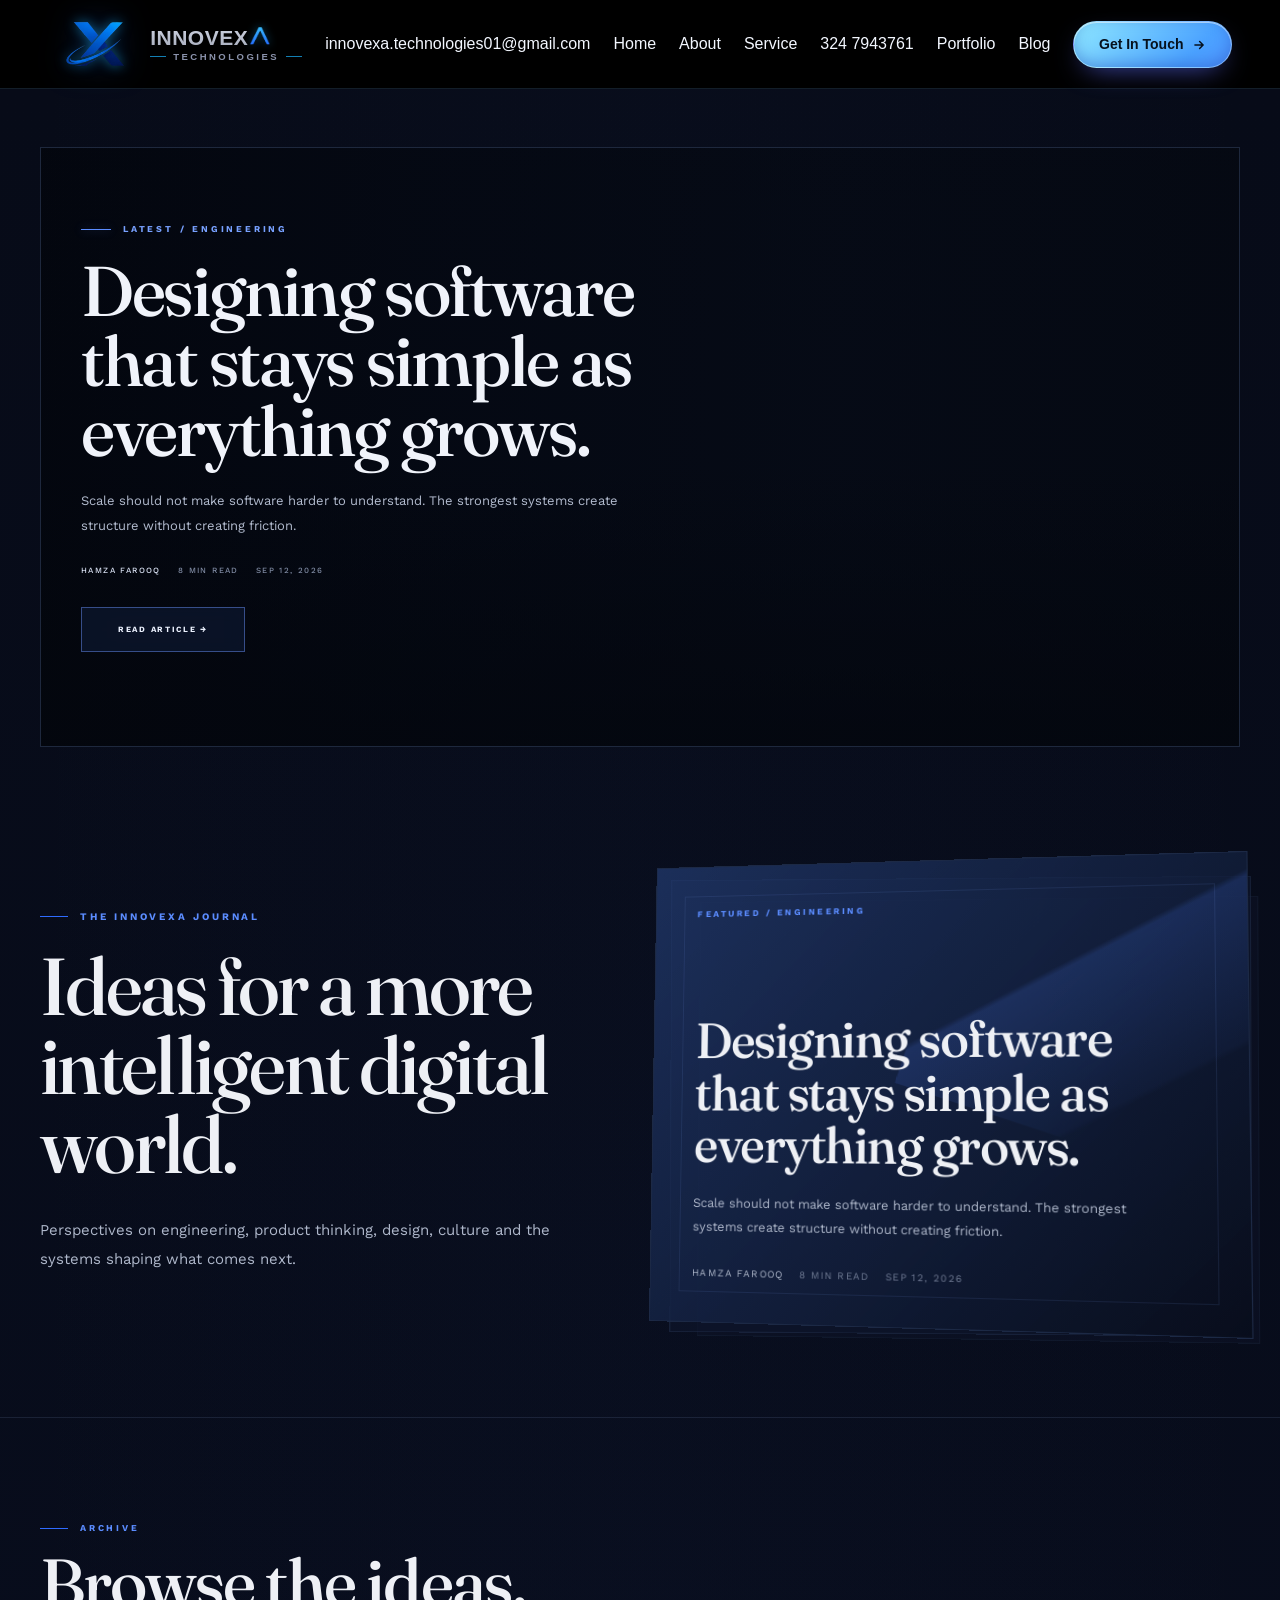
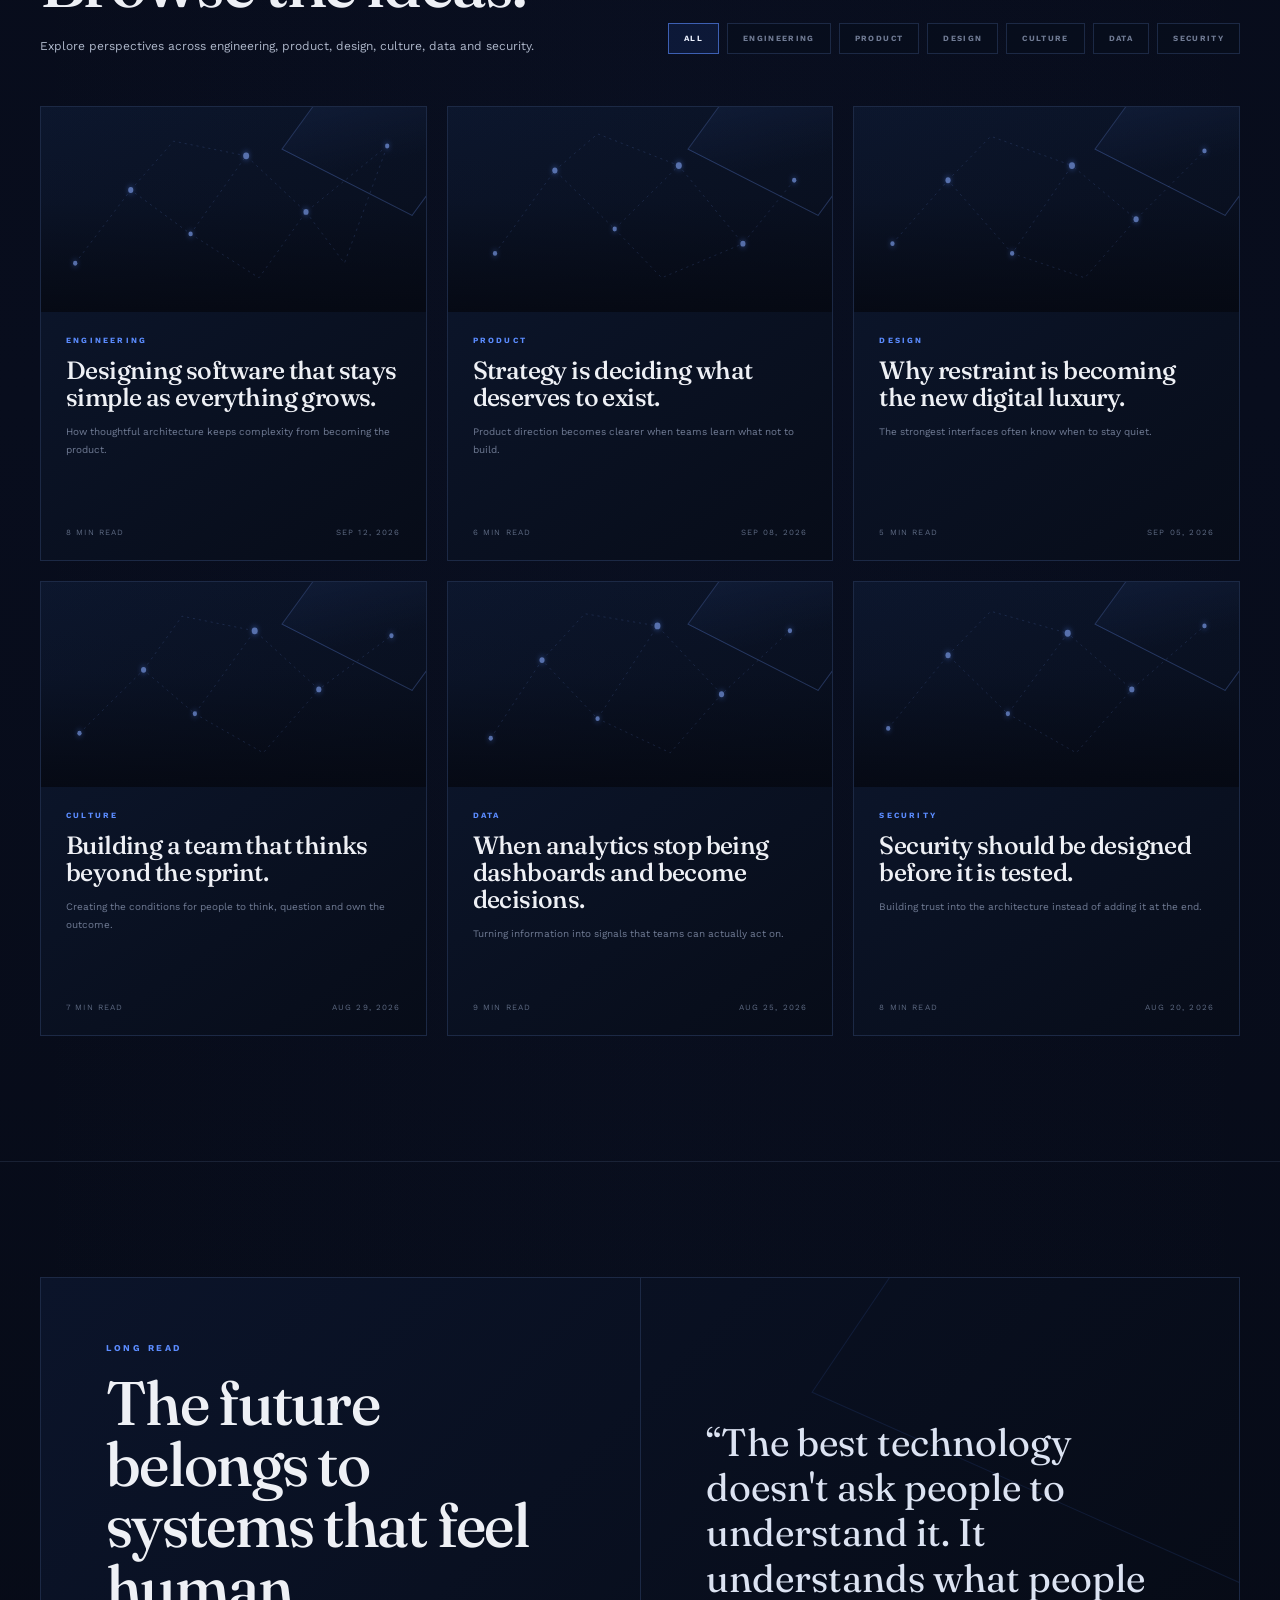
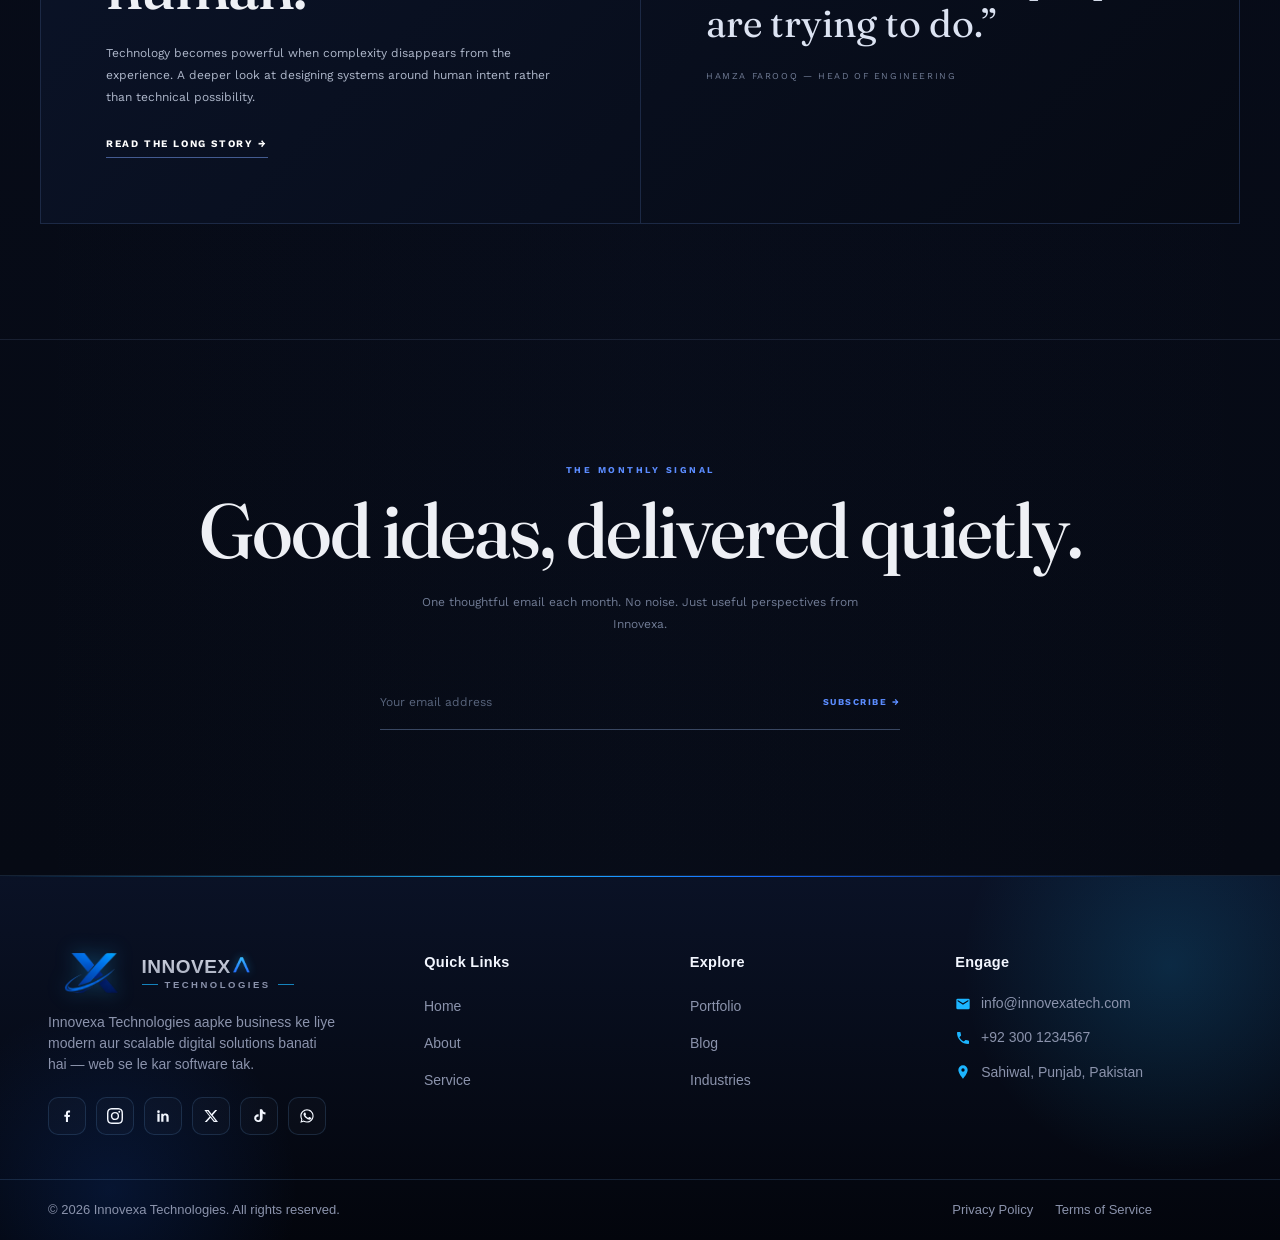
<file: blog.html>
<!DOCTYPE html>
<html lang="en">
<head>
	<meta charset="UTF-8">
	<meta name="viewport" content="width=device-width, initial-scale=1.0">
	<title>Blog | Innovexa Technologies</title>
	<link rel="icon" type="image/jpeg" href="assets/head.jpeg">
	<style>
		#demoContent {
			display: block;
			width: 100%;
			min-height: 100vh;
			border: 0;
		}
	</style>
</head>
<body>
	<main>
		<iframe id="demoContent" src="demo.html" title="Innovexa Blog"></iframe>
	</main>
	<script>
		fetch('index.html')
			.then(response => response.text())
			.then(source => {
				const indexDocument = new DOMParser().parseFromString(source, 'text/html');
				indexDocument.head.querySelectorAll('style').forEach(style => {
					document.head.appendChild(document.importNode(style, true));
				});

				const header = document.importNode(indexDocument.querySelector('.site-header'), true);
				document.body.insertBefore(header, document.body.firstChild);
				document.body.appendChild(document.importNode(indexDocument.querySelector('.site-footer'), true));

				const demoContent = document.getElementById('demoContent');
				demoContent.addEventListener('load', () => {
					demoContent.style.height = `${demoContent.contentDocument.documentElement.scrollHeight}px`;
				});

				const backToTop = document.importNode(indexDocument.querySelector('#backToTop'), true);
				document.body.appendChild(backToTop);

				const menuToggle = document.getElementById('menuToggle');
				const mainNav = document.getElementById('mainNav');
				menuToggle.addEventListener('click', () => {
					menuToggle.classList.toggle('active');
					mainNav.classList.toggle('open');
				});
				mainNav.querySelectorAll('a').forEach(link => {
					link.addEventListener('click', () => {
						menuToggle.classList.remove('active');
						mainNav.classList.remove('open');
					});
				});
				window.addEventListener('scroll', () => {
					backToTop.classList.toggle('visible', window.scrollY > 500);
				}, { passive: true });
				backToTop.addEventListener('click', () => {
					window.scrollTo({ top: 0, behavior: 'smooth' });
				});
			})
			.catch(error => console.error('Unable to load the index header.', error));
	</script>
</body>
</html>
</file>
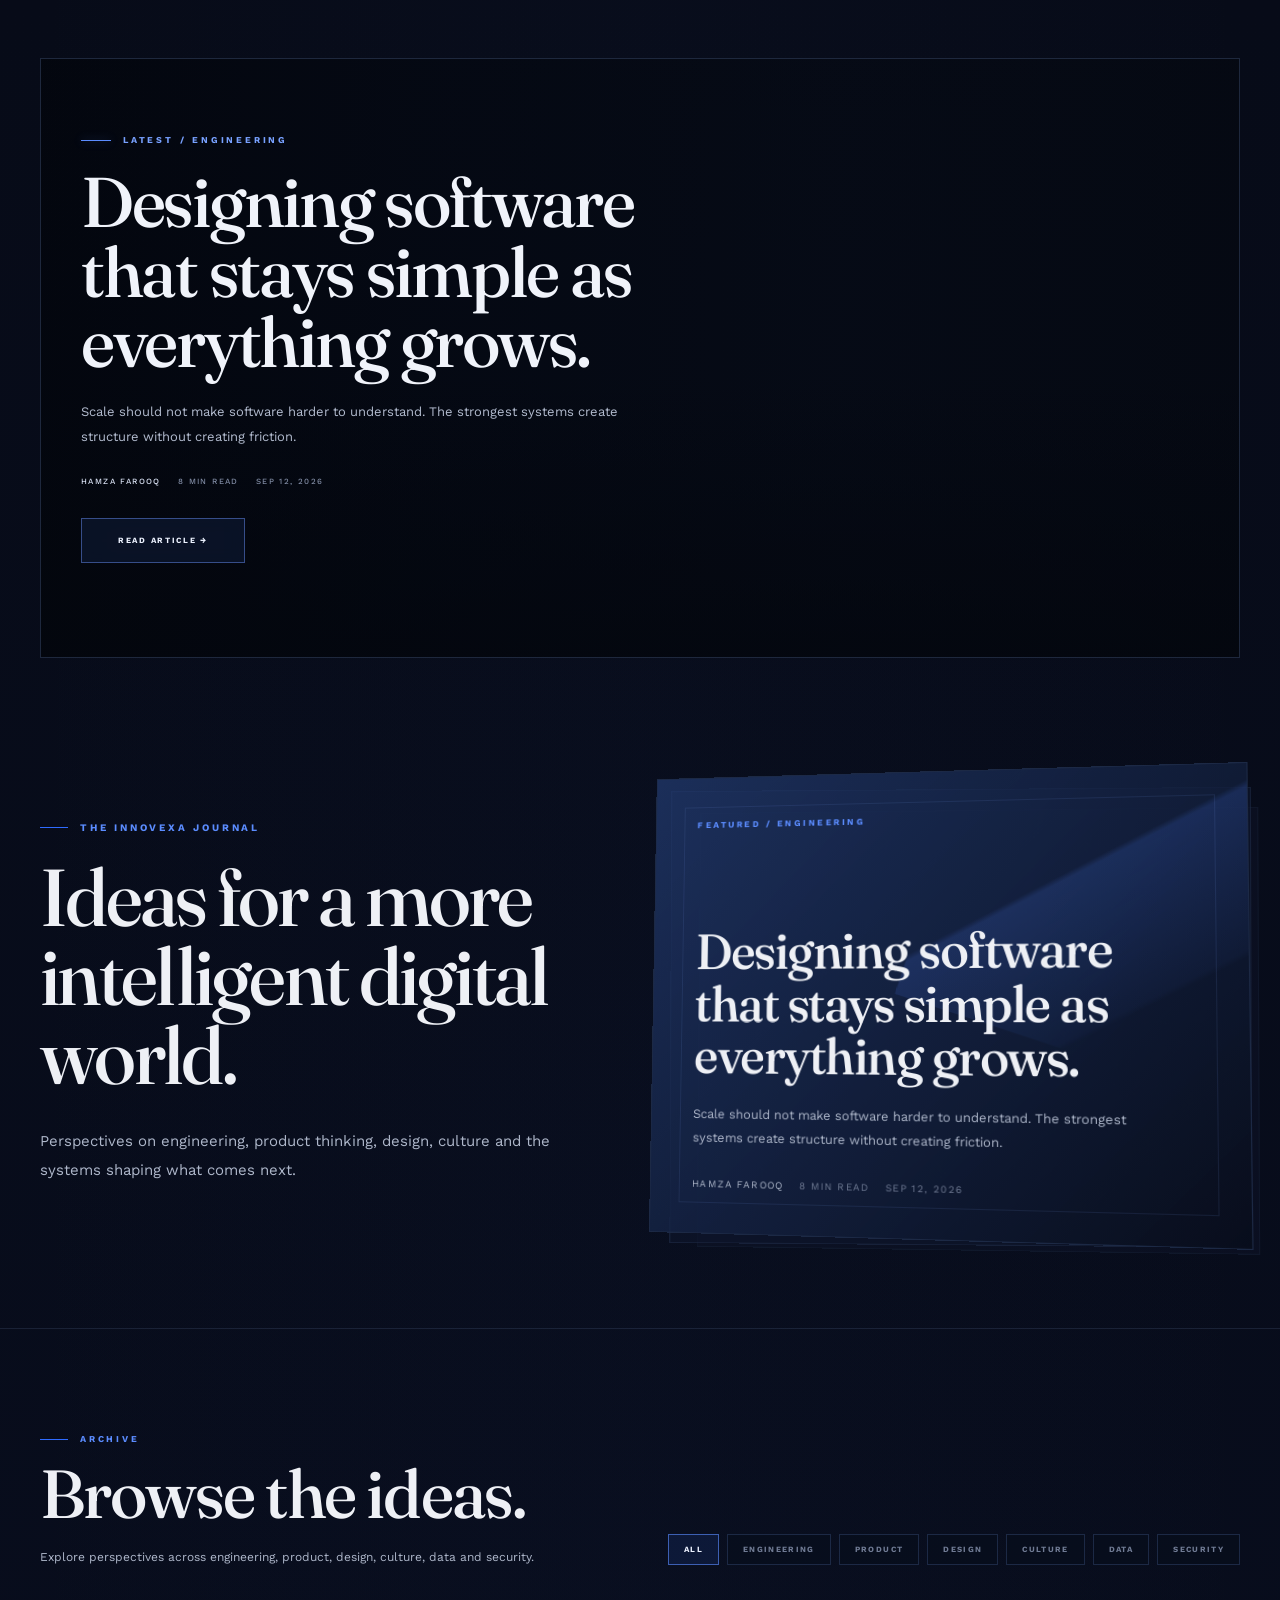
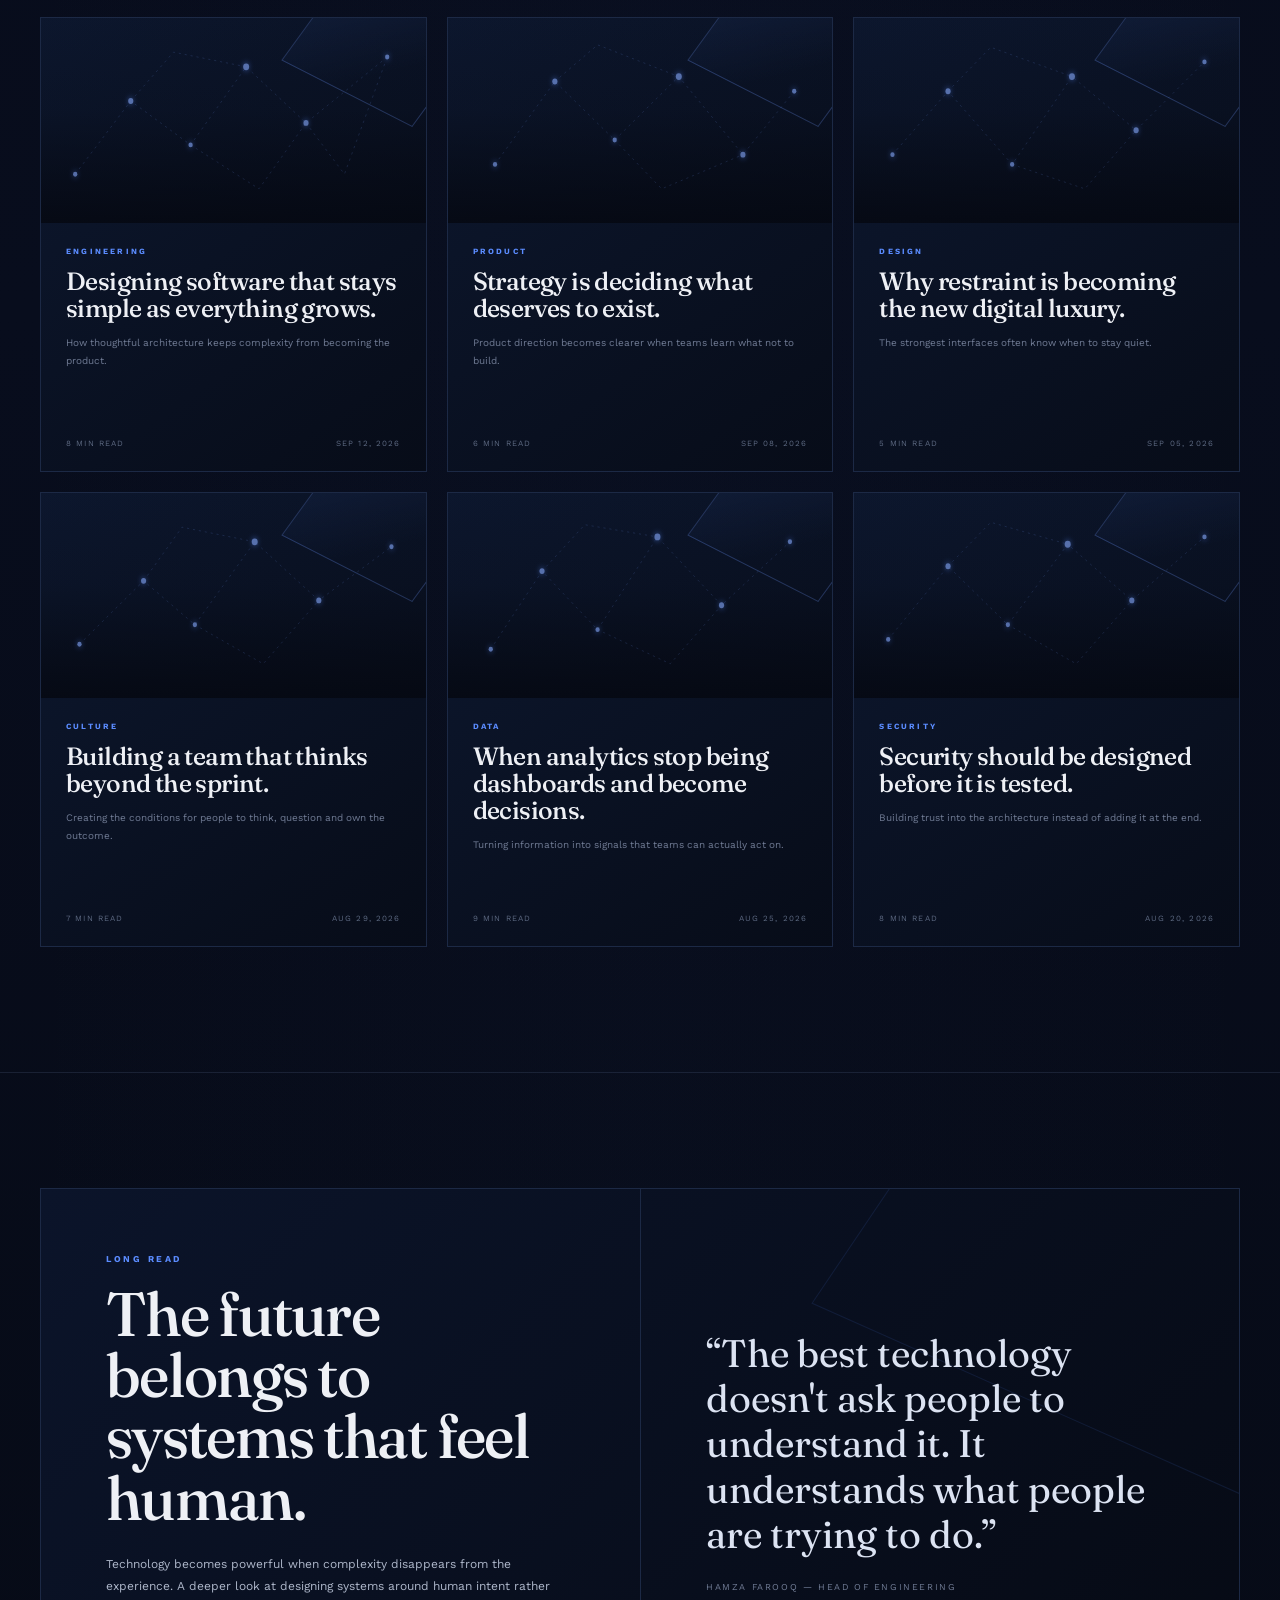
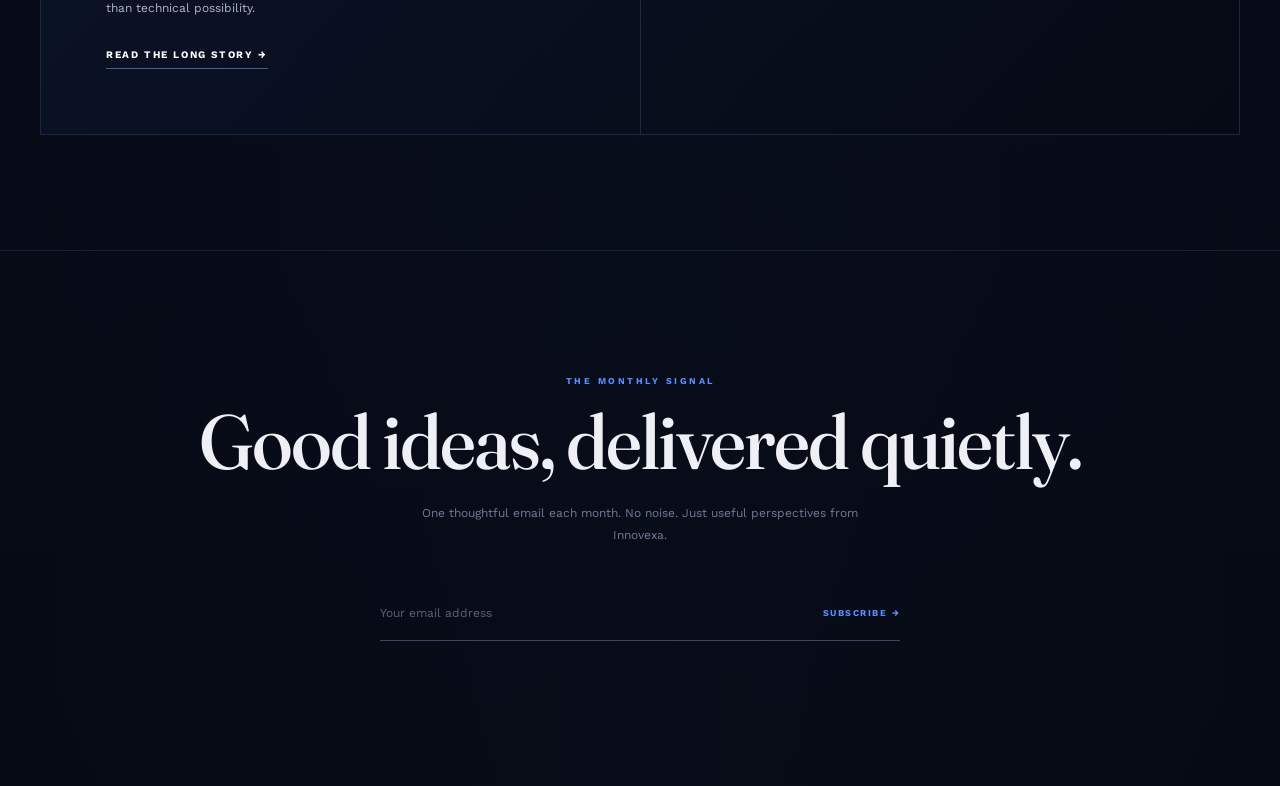
<file: demo.html>
<!DOCTYPE html>
<html lang="en">
<head>

<meta charset="UTF-8">
<meta name="viewport" content="width=device-width, initial-scale=1.0">

<title>Blog — Innovexa Technologies</title>

<link rel="icon" type="image/jpeg" href="assets/head.jpeg">

<link rel="preconnect" href="https://fonts.googleapis.com">
<link rel="preconnect" href="https://fonts.gstatic.com" crossorigin>

<link
    href="https://fonts.googleapis.com/css2?family=Fraunces:opsz,wght@9..144,400;9..144,500;9..144,600&family=Work+Sans:wght@400;500;600;700&display=swap"
    rel="stylesheet"
>

<style>

/* =========================================================
   ROOT
========================================================= */

:root{

    --bg-void:#05070d;
    --bg-navy:#080d1d;
    --bg-navy-soft:#0c1429;
    --bg-navy-raise:#111c38;

    --line:#1c2945;
    --line-soft:rgba(129,153,197,.15);

    --text:#eef0f5;
    --text-soft:#aeb7ca;
    --text-dim:#707b94;

    --blue:#2f6bff;
    --blue-light:#5b8cff;
    --blue-soft:#7fa6ff;

    --white:#ffffff;

    --max-width:1240px;

    --serif:"Fraunces", Georgia, serif;
    --sans:"Work Sans", Arial, sans-serif;
}


/* =========================================================
   RESET
========================================================= */

*{
    margin:0;
    padding:0;
    box-sizing:border-box;
}

html{
    scroll-behavior:smooth;
}

body{

    background:
        linear-gradient(
            180deg,
            #070b18 0%,
            #080d1d 48%,
            #060a14 100%
        );

    color:var(--text);

    font-family:var(--sans);

    overflow-x:hidden;
}

a{
    color:inherit;
    text-decoration:none;
}

button,
input{
    font:inherit;
}

img{
    display:block;
    max-width:100%;
}


/* =========================================================
   PAGE
========================================================= */

.blog-page{

    position:relative;

    width:100%;

    overflow:hidden;
}

.blog-page::before{

    content:"";

    position:absolute;

    inset:0;

    pointer-events:none;

    background:
        linear-gradient(
            90deg,
            transparent 0%,
            rgba(67,103,190,.025) 50%,
            transparent 100%
        );

    z-index:0;
}


/* =========================================================
   READING PROGRESS
========================================================= */

.blog-progress{

    position:fixed;

    top:0;
    left:0;

    width:0;

    height:2px;

    background:
        linear-gradient(
            90deg,
            var(--blue),
            var(--blue-light)
        );

    box-shadow:
        0 0 14px rgba(47,107,255,.7);

    z-index:9999;
}


/* =========================================================
   CONTAINER
========================================================= */

.blog-container{

    width:
        min(
            var(--max-width),
            calc(100% - 80px)
        );

    margin:0 auto;

    position:relative;

    z-index:2;
}


/* =========================================================
   JOURNAL CAROUSEL
========================================================= */

.journal-carousel-section{

    padding:
        58px 0
        0;
}


/* =========================================================
   CAROUSEL FRAME
========================================================= */

.journal-carousel{

    position:relative;

    width:100%;

    height:
        clamp(420px, calc(57vw - 50px), 600px);

    overflow:hidden;

    border:
        1px solid
        rgba(121,150,208,.2);

    background:#070c18;

    isolation:isolate;
}


/* =========================================================
   SLIDES
========================================================= */

.journal-slide{

    position:absolute;

    inset:0;

    opacity:0;

    visibility:hidden;

    transform:scale(1.035);

    transition:
        opacity .8s ease,
        transform 1.2s cubic-bezier(.2,.65,.2,1),
        visibility .8s ease;

    z-index:1;
}

.journal-slide.active{

    opacity:1;

    visibility:visible;

    transform:scale(1);

    z-index:2;
}


/* =========================================================
   BACKGROUND IMAGE
========================================================= */

.journal-slide-image{

    position:absolute;

    inset:0;

    background-size:cover;

    background-position:center;

    background-repeat:no-repeat;

    transform:scale(1.02);

    transition:
        transform 7s cubic-bezier(.2,.65,.2,1);
}

.journal-slide.active
.journal-slide-image{

    transform:scale(1.075);
}


/* =========================================================
   CAROUSEL IMAGES
========================================================= */

.journal-image-one{

    background-image:
        url(
            "https://images.unsplash.com/photo-1558494949-ef010cbdcc31?auto=format&fit=crop&w=1900&q=90"
        );
}

.journal-image-two{

    background-image:
        url(
            "https://images.unsplash.com/photo-1518770660439-4636190af475?auto=format&fit=crop&w=1900&q=90"
        );
}

.journal-image-three{

    background-image:
        url(
            "https://images.unsplash.com/photo-1556761175-b413da4baf72?auto=format&fit=crop&w=1900&q=90"
        );
}

.journal-image-four{

    background-image:
        url(
            "https://images.unsplash.com/photo-1559028012-481c04fa702d?auto=format&fit=crop&w=1900&q=90"
        );
}


/* =========================================================
   IMAGE OVERLAY
========================================================= */

.journal-slide::before{

    content:"";

    position:absolute;

    inset:0;

    z-index:1;

    background:
        linear-gradient(
            90deg,
            rgba(3,6,14,.94) 0%,
            rgba(4,8,18,.78) 34%,
            rgba(4,8,18,.37) 67%,
            rgba(4,7,15,.58) 100%
        );
}

.journal-slide::after{

    content:"";

    position:absolute;

    inset:0;

    z-index:2;

    background:
        linear-gradient(
            180deg,
            rgba(5,8,17,.06) 0%,
            transparent 52%,
            rgba(3,6,13,.7) 100%
        );
}


/* =========================================================
   ARCHITECTURAL LINES
========================================================= */

.journal-architecture{

    display:none;
}

.journal-architecture::before{

    content:"";

    position:absolute;

    width:44%;

    height:72%;

    right:7%;

    top:12%;

    border:
        1px solid
        rgba(117,154,255,.22);

    transform:
        skewX(-8deg)
        rotate(-3deg);

    background:
        linear-gradient(
            135deg,
            rgba(47,107,255,.08),
            transparent 70%
        );
}

.journal-architecture::after{

    content:"";

    position:absolute;

    width:31%;

    height:52%;

    right:14%;

    top:23%;

    border:
        1px solid
        rgba(126,166,255,.16);

    transform:
        skewX(-8deg)
        rotate(-3deg);
}


/* =========================================================
   SLIDE CONTENT
========================================================= */

.journal-slide-content{

    position:relative;

    z-index:5;

    height:100%;

    width:
        min(
            var(--max-width),
            calc(100% - 80px)
        );

    margin:0 auto;

    display:flex;

    align-items:center;
}

.journal-slide-copy{

    width:
        min(670px, 65%);

    padding-bottom:18px;

    opacity:0;

    transform:translateY(28px);

    transition:
        opacity .7s ease .15s,
        transform .8s cubic-bezier(.2,.7,.2,1) .15s;
}

.journal-slide.active
.journal-slide-copy{

    opacity:1;

    transform:translateY(0);
}


/* =========================================================
   CAROUSEL EYEBROW
========================================================= */

.journal-slide-eyebrow{

    display:flex;

    align-items:center;

    gap:12px;

    color:#78a1ff;

    font-size:9px;

    font-weight:700;

    letter-spacing:2.8px;

    text-transform:uppercase;

    margin-bottom:22px;
}

.journal-slide-eyebrow::before{

    content:"";

    width:30px;

    height:1px;

    background:
        var(--blue-light);

    box-shadow:
        0 0 10px
        rgba(91,140,255,.45);
}


/* =========================================================
   CAROUSEL TITLE
========================================================= */

.journal-slide-title{

    max-width:720px;

    font-family:var(--serif);

    font-size:
        clamp(42px,5.5vw,76px);

    line-height:.99;

    font-weight:500;

    letter-spacing:-2.3px;

    color:#f0f3fa;
}


/* =========================================================
   CAROUSEL DESCRIPTION
========================================================= */

.journal-slide-description{

    max-width:540px;

    margin-top:24px;

    color:#b2bbce;

    font-size:13px;

    line-height:1.85;
}


/* =========================================================
   CAROUSEL META
========================================================= */

.journal-slide-meta{

    display:flex;

    align-items:center;

    gap:17px;

    margin-top:28px;

    color:#7f8aa2;

    font-size:8px;

    font-weight:500;

    letter-spacing:1.4px;

    text-transform:uppercase;
}

.journal-slide-meta span:first-child{

    color:#d9e1f3;
}


/* =========================================================
   READ BUTTON
========================================================= */

.journal-slide-link{

    display:inline-flex;

    align-items:center;

    justify-content:center;

    margin-top:32px;

    min-width:164px;

    height:45px;

    padding:0 21px;

    border:
        1px solid
        rgba(110,149,255,.46);

    background:
        rgba(18,33,67,.46);

    color:#edf2ff;

    font-size:8px;

    font-weight:700;

    letter-spacing:1.7px;

    text-transform:uppercase;

    backdrop-filter:blur(8px);

    transition:
        background .3s ease,
        border-color .3s ease,
        transform .3s ease;
}

.journal-slide-link:hover{

    background:
        rgba(47,107,255,.16);

    border-color:
        rgba(126,166,255,.8);

    transform:
        translateY(-2px);
}


/* =========================================================
   CAROUSEL CONTROLS
========================================================= */

.journal-controls{

    position:absolute;

    z-index:10;

    left:40px;

    right:40px;

    bottom:28px;

    display:flex;

    align-items:center;

    justify-content:space-between;

    pointer-events:none;
}


/* =========================================================
   ARROWS
========================================================= */

.journal-arrows{

    display:flex;

    gap:7px;

    pointer-events:auto;
}

.journal-arrow{

    width:40px;

    height:40px;

    display:flex;

    align-items:center;

    justify-content:center;

    border:
        1px solid
        rgba(137,158,204,.25);

    background:
        rgba(4,8,18,.55);

    color:#cbd5e8;

    cursor:pointer;

    font-size:15px;

    backdrop-filter:blur(8px);

    transition:
        background .3s ease,
        border-color .3s ease,
        transform .3s ease;
}

.journal-arrow:hover{

    background:
        rgba(47,107,255,.16);

    border-color:
        rgba(110,149,255,.65);

    transform:
        translateY(-2px);
}


/* =========================================================
   DOTS
========================================================= */

.journal-dots{

    display:flex;

    align-items:center;

    gap:8px;

    pointer-events:auto;
}

.journal-dot{

    width:26px;

    height:2px;

    border:0;

    padding:0;

    background:
        rgba(178,195,229,.25);

    cursor:pointer;

    transition:
        width .35s ease,
        background .35s ease;
}

.journal-dot.active{

    width:48px;

    background:
        var(--blue-light);

    box-shadow:
        0 0 9px
        rgba(91,140,255,.42);
}


/* =========================================================
   SLIDE NUMBER
========================================================= */

.journal-counter{

    position:absolute;

    z-index:10;

    right:40px;

    top:30px;

    color:
        rgba(220,228,244,.62);

    font-size:8px;

    font-weight:700;

    letter-spacing:2px;

    pointer-events:none;
}


/* =========================================================
   HERO
========================================================= */

.blog-hero{

    min-height:650px;

    display:flex;

    align-items:center;

    padding:
        110px 0
        90px;
}

.blog-hero-grid{

    display:grid;

    grid-template-columns:
        minmax(0,.92fr)
        minmax(440px,1.08fr);

    gap:90px;

    align-items:center;
}

.blog-hero-grid > :first-child,
.blog-hero-grid > :last-child{
    opacity:0;
    transition:opacity .85s cubic-bezier(.2,.75,.2,1),transform .95s cubic-bezier(.2,.75,.2,1);
}

.blog-hero-grid > :first-child{
    transform:translateX(-70px);
}

.blog-hero-grid > :last-child{
    transform:translateX(70px);
    transition-delay:.12s;
}

.blog-hero.is-visible .blog-hero-grid > :first-child,
.blog-hero.is-visible .blog-hero-grid > :last-child{
    opacity:1;
    transform:translateX(0);
}

@media (prefers-reduced-motion:reduce){
    .blog-hero-grid > :first-child,
    .blog-hero-grid > :last-child{
        opacity:1;
        transform:none;
        transition:none;
    }
}

.blog-eyebrow{

    display:flex;

    align-items:center;

    gap:12px;

    margin-bottom:25px;

    color:var(--blue-light);

    font-size:10px;

    font-weight:700;

    letter-spacing:2.8px;

    text-transform:uppercase;

    opacity:0;

    transform:translateY(20px);

    animation:
        heroTitleIn
        .8s
        cubic-bezier(.2,.75,.2,1)
        .2s
        forwards;
}

.blog-eyebrow::before{

    content:"";

    width:28px;

    height:1px;

    background:var(--blue);
}

.blog-hero-title{

    max-width:700px;

    font-family:var(--serif);

    font-size:
        clamp(54px,6.3vw,88px);

    line-height:.98;

    font-weight:500;

    letter-spacing:-2.7px;

    color:var(--text);

    opacity:0;

    transform:translateY(28px);

    animation:
        heroTitleIn
        1s
        cubic-bezier(.2,.75,.2,1)
        .3s
        forwards;
}

.blog-hero-copy{

    max-width:520px;

    margin-top:32px;

    color:var(--text-soft);

    font-size:15px;

    line-height:1.9;

    opacity:0;

    transform:translateY(20px);

    animation:
        heroTitleIn
        .9s
        cubic-bezier(.2,.75,.2,1)
        .45s
        forwards;
}

@keyframes heroTitleIn{

    to{
        opacity:1;
        transform:translateY(0);
    }
}


/* =========================================================
   HERO FEATURED VISUAL
========================================================= */

.hero-stage{

    position:relative;

    min-height:470px;

    perspective:1500px;
}

.hero-depth,
.hero-depth-two,
.hero-featured{

    position:absolute;

    inset:0;

    border:1px solid var(--line);

    background:var(--bg-navy-soft);

    transform-style:preserve-3d;
}

.hero-depth{

    transform:
        translate3d(36px,28px,-100px)
        rotateY(-5deg)
        rotateX(2deg);

    opacity:.35;
}

.hero-depth-two{

    transform:
        translate3d(18px,14px,-45px)
        rotateY(-3deg)
        rotateX(1deg);

    opacity:.65;
}

.hero-featured{

    padding:44px;

    display:flex;

    flex-direction:column;

    justify-content:flex-end;

    background:
        linear-gradient(
            135deg,
            rgba(35,61,117,.68),
            rgba(7,12,26,.92)
        );

    overflow:hidden;

    transform:
        perspective(1300px)
        rotateY(-5deg)
        rotateX(2deg);
}

.hero-featured::before{

    content:"";

    position:absolute;

    width:420px;

    height:420px;

    right:-130px;

    top:-120px;

    background:
        linear-gradient(
            135deg,
            transparent 45%,
            rgba(75,126,255,.16) 46%,
            rgba(75,126,255,.04) 70%,
            transparent 71%
        );

    transform:rotate(18deg);
}

.hero-featured::after{

    content:"";

    position:absolute;

    inset:30px;

    border:
        1px solid
        rgba(127,166,255,.1);

    pointer-events:none;
}

.hero-featured > *{
    position:relative;
    z-index:2;
}

.featured-label{

    margin-bottom:auto;

    color:var(--blue-light);

    font-size:9px;

    font-weight:700;

    letter-spacing:2.5px;

    text-transform:uppercase;
}

.featured-title{

    max-width:500px;

    font-family:var(--serif);

    font-size:
        clamp(32px,4vw,54px);

    line-height:1.04;

    font-weight:500;

    letter-spacing:-1.5px;

    margin-bottom:22px;
}

.featured-excerpt{

    max-width:470px;

    color:var(--text-soft);

    font-size:13px;

    line-height:1.8;

    margin-bottom:30px;
}

.featured-meta{

    display:flex;

    align-items:center;

    gap:16px;

    color:var(--text-dim);

    font-size:10px;

    text-transform:uppercase;

    letter-spacing:1.4px;
}

.featured-meta span:first-child{
    color:var(--text-soft);
}


/* =========================================================
   ARCHIVE
========================================================= */

.archive-section{

    padding:
        105px 0
        125px;

    border-top:
        1px solid var(--line-soft);
}


/* =========================================================
   ARCHIVE HEADER
========================================================= */

.archive-header{

    display:grid;

    grid-template-columns:
        minmax(0,1fr)
        auto;

    gap:50px;

    align-items:end;

    margin-bottom:48px;
}

.archive-kicker{

    display:flex;

    align-items:center;

    gap:12px;

    color:var(--blue-light);

    font-size:9px;

    font-weight:700;

    letter-spacing:2.8px;

    text-transform:uppercase;

    margin-bottom:15px;
}

.archive-kicker::before{

    content:"";

    width:28px;

    height:1px;

    background:var(--blue);
}

.archive-title{

    font-family:var(--serif);

    font-size:
        clamp(45px,5.4vw,68px);

    line-height:1;

    font-weight:500;

    letter-spacing:-1.8px;
}

.archive-description{

    max-width:500px;

    margin-top:20px;

    color:var(--text-soft);

    font-size:12px;

    line-height:1.8;
}


/* =========================================================
   HORIZONTAL CATEGORY NAV
========================================================= */

.archive-filter{

    display:flex;

    align-items:center;

    justify-content:flex-end;

    gap:8px;

    max-width:620px;

    overflow-x:auto;

    overflow-y:hidden;

    padding-bottom:4px;

    scrollbar-width:none;

    -ms-overflow-style:none;
}

.archive-filter::-webkit-scrollbar{
    display:none;
}

.filter-button{

    flex:0 0 auto;

    position:relative;

    border:1px solid var(--line);

    background:
        rgba(8,14,29,.58);

    color:var(--text-dim);

    padding:
        10px 15px;

    cursor:pointer;

    white-space:nowrap;

    font-size:8px;

    font-weight:700;

    letter-spacing:1.35px;

    text-transform:uppercase;

    transition:
        color .3s ease,
        border-color .3s ease,
        background .3s ease,
        transform .3s ease;
}

.filter-button:hover{

    color:var(--text);

    border-color:
        rgba(91,140,255,.48);

    background:
        rgba(47,107,255,.07);

    transform:
        translateY(-1px);
}

.filter-button.active{

    color:#edf2ff;

    border-color:
        rgba(91,140,255,.62);

    background:
        rgba(47,107,255,.11);
}


/* =========================================================
   ARTICLE GRID
========================================================= */

.article-grid{

    display:grid;

    grid-template-columns:
        repeat(3,minmax(0,1fr));

    gap:20px;
}


/* =========================================================
   ARTICLE CARD
========================================================= */

.article-card{

    position:relative;

    min-height:455px;

    perspective:1400px;

    transition:
        opacity .35s ease,
        transform .35s ease;
}

.article-card.hidden{
    display:none;
}

.article-card-inner{

    position:absolute;

    inset:0;

    width:100%;
    height:100%;

    transform-style:preserve-3d;

    transition:
        transform .8s cubic-bezier(.2,.7,.2,1);
}

.article-card:hover
.article-card-inner{

    transform:
        rotateY(180deg);
}

.article-card-face{

    position:absolute;

    inset:0;

    width:100%;
    height:100%;

    overflow:hidden;

    border:1px solid var(--line);

    backface-visibility:hidden;

    -webkit-backface-visibility:hidden;

    transform-style:preserve-3d;
}


/* =========================================================
   FRONT
========================================================= */

.article-front{

    display:flex;

    flex-direction:column;

    background:
        linear-gradient(
            145deg,
            #0d1830,
            #070c18
        );
}


/* =========================================================
   ARTICLE IMAGES
========================================================= */

.article-image{

    position:relative;

    width:100%;

    height:205px;

    flex-shrink:0;

    overflow:hidden;

    background-position:center;

    background-size:cover;

    background-repeat:no-repeat;

    transition:
        transform .8s ease;
}

.article-card:hover
.article-image{

    transform:
        scale(1.025);
}

.article-image::before{

    content:"";

    position:absolute;

    inset:0;

    z-index:2;

    background:
        linear-gradient(
            180deg,
            rgba(5,8,17,.08) 0%,
            rgba(5,8,17,.20) 45%,
            rgba(5,8,17,.86) 100%
        );
}

.article-image::after{

    content:"";

    position:absolute;

    width:145px;

    height:145px;

    right:-38px;

    top:-58px;

    z-index:3;

    border:
        1px solid
        rgba(116,154,255,.23);

    background:
        linear-gradient(
            135deg,
            rgba(68,111,211,.14),
            transparent 70%
        );

    transform:
        rotate(27deg)
        skewX(-9deg);
}


/* =========================================================
   IMAGE SOURCES
========================================================= */

.image-engineering{

    background-image:
        url(
            "https://images.unsplash.com/photo-1558494949-ef010cbdcc31?auto=format&fit=crop&w=1400&q=85"
        );
}

.image-product{

    background-image:
        url(
            "https://images.unsplash.com/photo-1556761175-b413da4baf72?auto=format&fit=crop&w=1400&q=85"
        );
}

.image-design{

    background-image:
        url(
            "https://images.unsplash.com/photo-1559028012-481c04fa702d?auto=format&fit=crop&w=1400&q=85"
        );
}

.image-culture{

    background-image:
        url(
            "https://images.unsplash.com/photo-1521737711867-e3b97375f902?auto=format&fit=crop&w=1400&q=85"
        );
}

.image-data{

    background-image:
        url(
            "https://images.unsplash.com/photo-1551288049-bebda4e38f71?auto=format&fit=crop&w=1400&q=85"
        );
}

.image-security{

    background-image:
        url(
            "https://images.unsplash.com/photo-1563013544-824ae1b704d3?auto=format&fit=crop&w=1400&q=85"
        );
}


/* =========================================================
   NETWORK OVERLAY
========================================================= */

.network-overlay{

    position:absolute;

    inset:0;

    z-index:4;

    opacity:.62;

    pointer-events:none;
}

.network-overlay svg{

    width:100%;

    height:100%;
}

.network-line{

    fill:none;

    stroke:
        rgba(117,158,255,.55);

    stroke-width:1;

    stroke-dasharray:5 9;

    animation:
        networkMove
        6s
        linear
        infinite;
}

@keyframes networkMove{

    to{
        stroke-dashoffset:-70;
    }
}

.network-dot{

    fill:#86aaff;

    filter:
        drop-shadow(
            0 0 6px
            rgba(91,140,255,.85)
        );

    animation:
        dotPulse
        2.8s
        ease-in-out
        infinite;
}

.network-dot:nth-child(2n){
    animation-delay:.55s;
}

.network-dot:nth-child(3n){
    animation-delay:1.1s;
}

@keyframes dotPulse{

    0%,100%{
        opacity:.35;
    }

    50%{
        opacity:1;
    }
}


/* =========================================================
   CARD CONTENT
========================================================= */

.article-content{

    flex:1;

    display:flex;

    flex-direction:column;

    padding:
        24px 25px 23px;
}

.article-category{

    color:var(--blue-light);

    font-size:8px;

    font-weight:700;

    letter-spacing:2.2px;

    text-transform:uppercase;

    margin-bottom:12px;
}

.article-title{

    font-family:var(--serif);

    font-size:25px;

    line-height:1.09;

    font-weight:500;

    letter-spacing:-.6px;
}

.article-excerpt{

    max-width:430px;

    margin-top:12px;

    color:var(--text-dim);

    font-size:10px;

    line-height:1.75;
}

.article-meta{

    margin-top:auto;

    padding-top:20px;

    display:flex;

    align-items:center;

    justify-content:space-between;

    gap:15px;

    color:#5c6880;

    font-size:8px;

    letter-spacing:1.15px;

    text-transform:uppercase;
}


/* =========================================================
   CARD BACK
========================================================= */

.article-back{

    display:flex;

    align-items:center;

    justify-content:center;

    background:
        linear-gradient(
            145deg,
            #102044 0%,
            #081020 52%,
            #050912 100%
        );

    transform:
        rotateY(180deg);
}

.article-back::before{

    content:"";

    position:absolute;

    width:220px;

    height:220px;

    border:
        1px solid
        rgba(100,143,246,.17);

    background:
        linear-gradient(
            135deg,
            rgba(48,88,175,.12),
            transparent
        );

    transform:
        rotate(27deg)
        skewX(-12deg);

    animation:
        backArchitecture
        6s
        ease-in-out
        infinite;
}

.article-back::after{

    content:"";

    position:absolute;

    width:320px;

    height:1px;

    background:
        linear-gradient(
            90deg,
            transparent,
            rgba(93,140,255,.4),
            transparent
        );

    transform:
        rotate(-28deg);

    animation:
        backLine
        4.5s
        ease-in-out
        infinite;
}

@keyframes backArchitecture{

    0%,100%{
        transform:
            translateY(0)
            rotate(27deg)
            skewX(-12deg);
    }

    50%{
        transform:
            translateY(-14px)
            rotate(32deg)
            skewX(-12deg);
    }
}

@keyframes backLine{

    0%,100%{
        transform:
            translateX(-25px)
            rotate(-28deg);

        opacity:.25;
    }

    50%{
        transform:
            translateX(25px)
            rotate(-28deg);

        opacity:.65;
    }
}


/* =========================================================
   READ BUTTON
========================================================= */

.flip-read-button{

    position:relative;

    z-index:5;

    width:205px;

    height:62px;

    display:flex;

    align-items:center;

    justify-content:center;

    overflow:hidden;

    border:
        1px solid
        rgba(104,147,255,.48);

    background:
        linear-gradient(
            145deg,
            rgba(39,75,153,.48),
            rgba(6,12,25,.94)
        );

    color:#edf2ff;

    font-size:9px;

    font-weight:700;

    letter-spacing:2px;

    text-transform:uppercase;

    box-shadow:
        0 20px 60px rgba(0,0,0,.4),
        inset 0 0 28px
        rgba(71,116,239,.07);

    transform:
        perspective(900px)
        rotateX(5deg)
        rotateY(-5deg)
        translateZ(18px);

    transition:
        transform .45s ease,
        border-color .45s ease,
        box-shadow .45s ease;
}

.flip-read-button span{

    position:relative;

    z-index:3;
}

.flip-read-button::before{

    content:"";

    position:absolute;

    width:180%;

    height:1px;

    left:-40%;

    top:50%;

    background:
        linear-gradient(
            90deg,
            transparent,
            rgba(126,166,255,.9),
            transparent
        );

    transform:rotate(-17deg);

    animation:
        buttonScan
        2.8s
        ease-in-out
        infinite;
}

.flip-read-button::after{

    content:"";

    position:absolute;

    inset:7px;

    border:
        1px solid
        rgba(127,166,255,.09);
}

.flip-read-button:hover{

    transform:
        perspective(900px)
        rotateX(0)
        rotateY(0)
        translateZ(30px)
        scale(1.035);

    border-color:
        rgba(126,166,255,.78);

    box-shadow:
        0 25px 75px
        rgba(24,67,165,.32),

        0 0 28px
        rgba(47,107,255,.13);
}

@keyframes buttonScan{

    0%{
        transform:
            translateX(-45%)
            rotate(-17deg);
    }

    50%{
        transform:
            translateX(35%)
            rotate(-17deg);
    }

    100%{
        transform:
            translateX(105%)
            rotate(-17deg);
    }
}


/* =========================================================
   NO RESULTS
========================================================= */

.no-results{

    display:none;

    grid-column:
        1 / -1;

    padding:70px 20px;

    border:
        1px solid
        var(--line);

    text-align:center;

    color:var(--text-dim);

    font-size:11px;

    letter-spacing:1px;
}

.no-results.show{
    display:block;
}


/* =========================================================
   SPOTLIGHT
========================================================= */

.spotlight-section{

    padding:
        115px 0;

    border-top:
        1px solid
        var(--line-soft);
}

.spotlight-box{

    min-height:470px;

    border:
        1px solid
        var(--line);

    background:
        linear-gradient(
            135deg,
            #0b142a,
            #060a14
        );

    display:grid;

    grid-template-columns:
        1fr 1fr;

    overflow:hidden;

    position:relative;
}

.spotlight-box > .spotlight-content,
.spotlight-box > .spotlight-quote{
    opacity:0;
    transform:scale(.72);
    transition:opacity .9s cubic-bezier(.2,.75,.2,1),transform 1s cubic-bezier(.2,.75,.2,1);
}

.spotlight-section.is-visible .spotlight-box > .spotlight-content,
.spotlight-section.is-visible .spotlight-box > .spotlight-quote{
    opacity:1;
    transform:scale(1);
}

.spotlight-section.is-visible .spotlight-box > .spotlight-quote{
    transition-delay:.12s;
}

@media (prefers-reduced-motion:reduce){
    .spotlight-box > .spotlight-content,
    .spotlight-box > .spotlight-quote{
        opacity:1;
        transform:none;
        transition:none;
    }
}

.spotlight-box::before{

    content:"";

    position:absolute;

    width:520px;

    height:520px;

    right:-220px;

    top:-260px;

    border:
        1px solid
        rgba(79,124,239,.13);

    transform:
        rotate(24deg)
        skewX(-10deg);
}

.spotlight-content{

    padding:65px;

    position:relative;

    z-index:2;
}

.spotlight-label{

    color:var(--blue-light);

    font-size:9px;

    font-weight:700;

    letter-spacing:2.5px;

    text-transform:uppercase;

    margin-bottom:20px;
}

.spotlight-title{

    max-width:650px;

    font-family:var(--serif);

    font-size:
        clamp(40px,4.8vw,68px);

    line-height:1;

    letter-spacing:-1.7px;

    font-weight:500;
}

.spotlight-copy{

    max-width:500px;

    margin-top:25px;

    color:var(--text-soft);

    font-size:12px;

    line-height:1.8;
}

.spotlight-link{

    display:inline-flex;

    margin-top:30px;

    color:var(--white);

    font-size:10px;

    font-weight:700;

    letter-spacing:1.6px;

    text-transform:uppercase;

    border-bottom:
        1px solid
        rgba(127,166,255,.5);

    padding-bottom:8px;
}

.spotlight-quote{

    display:flex;

    align-items:center;

    padding:65px;

    border-left:
        1px solid
        var(--line);

    position:relative;

    z-index:2;
}

.spotlight-quote p{

    font-family:var(--serif);

    font-size:
        clamp(26px,3vw,42px);

    line-height:1.18;

    color:#dce3f2;
}

.spotlight-quote small{

    display:block;

    margin-top:25px;

    color:var(--text-dim);

    font-family:var(--sans);

    font-size:9px;

    letter-spacing:1.6px;

    text-transform:uppercase;
}


/* =========================================================
   NEWSLETTER
========================================================= */

.newsletter-section{

    padding:
        125px 0
        145px;

    border-top:
        1px solid
        var(--line-soft);

    text-align:center;
}

.newsletter-kicker{

    color:var(--blue-light);

    font-size:9px;

    font-weight:700;

    letter-spacing:2.5px;

    text-transform:uppercase;

    margin-bottom:18px;
}

.newsletter-title{

    font-family:var(--serif);

    font-size:
        clamp(44px,6vw,78px);

    line-height:1;

    letter-spacing:-2px;

    font-weight:500;
}

.newsletter-copy{

    max-width:480px;

    margin:
        22px auto 40px;

    color:var(--text-dim);

    font-size:12px;

    line-height:1.8;
}

.newsletter-form{

    width:
        min(520px,100%);

    margin:auto;

    display:flex;

    align-items:center;

    border-bottom:
        1px solid
        #394762;
}

.newsletter-form input{

    flex:1;

    min-width:0;

    height:54px;

    border:0;

    outline:0;

    background:transparent;

    color:var(--text);

    font-size:12px;
}

.newsletter-form input::placeholder{
    color:#58647c;
}

.newsletter-form button{

    border:0;

    background:transparent;

    color:var(--blue-light);

    cursor:pointer;

    font-size:9px;

    font-weight:700;

    letter-spacing:1.5px;

    text-transform:uppercase;

    padding-left:15px;
}


/* =========================================================
   RESPONSIVE — 1050
========================================================= */

@media (max-width:1050px){

    .blog-container{

        width:
            min(
                var(--max-width),
                calc(100% - 56px)
            );
    }

    .journal-slide-content{

        width:
            calc(100% - 56px);
    }

    .blog-hero-grid{

        grid-template-columns:1fr;

        gap:55px;
    }

    .blog-hero{

        padding-top:100px;
    }

    .hero-stage{

        min-height:460px;
    }

    .archive-header{

        grid-template-columns:1fr;

        align-items:start;

        gap:25px;
    }

    .archive-filter{

        justify-content:flex-start;

        max-width:none;
    }

    .article-grid{

        grid-template-columns:
            repeat(2,minmax(0,1fr));
    }

}


/* =========================================================
   RESPONSIVE — 820
========================================================= */

@media (max-width:820px){

    .blog-container{

        width:
            calc(100% - 40px);
    }

    .journal-carousel-section{

        padding-top:40px;
    }

    .journal-carousel{

        height:520px;
    }

    .journal-slide-content{

        width:
            calc(100% - 40px);

        align-items:flex-end;

        padding-bottom:88px;
    }

    .journal-slide-copy{

        width:82%;
    }

    .journal-slide-title{

        font-size:
            clamp(42px,8vw,62px);
    }

    .journal-slide-description{

        font-size:12px;
    }

    .journal-controls{

        left:20px;

        right:20px;

        bottom:20px;
    }

    .journal-counter{

        right:20px;

        top:20px;
    }

    .journal-architecture::before{

        width:55%;

        right:-4%;
    }

    .journal-architecture::after{

        width:40%;

        right:7%;
    }

    .blog-hero{

        min-height:auto;

        padding:
            90px 0
            80px;
    }

    .blog-hero-title{

        font-size:
            clamp(48px,10vw,72px);
    }

    .hero-stage{

        min-height:400px;
    }

    .archive-section,
    .spotlight-section{

        padding:
            85px 0
            90px;
    }

    .spotlight-box{

        grid-template-columns:1fr;
    }

    .spotlight-quote{

        border-left:0;

        border-top:
            1px solid
            var(--line);

        min-height:300px;
    }

    .spotlight-content,
    .spotlight-quote{

        padding:48px;
    }

}


/* =========================================================
   RESPONSIVE — 620
========================================================= */

@media (max-width:620px){

    .blog-container{

        width:
            calc(100% - 28px);
    }

    .journal-carousel-section{

        padding-top:22px;
    }

    .journal-carousel{

        height:510px;
    }

    .journal-slide::before{

        background:
            linear-gradient(
                180deg,
                rgba(3,6,14,.34) 0%,
                rgba(3,6,14,.68) 42%,
                rgba(3,6,14,.96) 100%
            );
    }

    .journal-slide-content{

        width:
            calc(100% - 28px);

        padding-bottom:88px;
    }

    .journal-slide-copy{

        width:100%;
    }

    .journal-slide-title{

        font-size:
            clamp(37px,11vw,53px);

        letter-spacing:-1.5px;
    }

    .journal-slide-description{

        max-width:440px;

        margin-top:18px;

        font-size:11px;

        line-height:1.7;
    }

    .journal-slide-meta{

        gap:10px;

        flex-wrap:wrap;

        margin-top:20px;
    }

    .journal-slide-link{

        margin-top:24px;
    }

    .journal-controls{

        left:14px;

        right:14px;

        bottom:14px;
    }

    .journal-counter{

        right:14px;

        top:16px;
    }

    .journal-arrow{

        width:36px;

        height:36px;
    }

    .journal-dot{

        width:20px;
    }

    .journal-dot.active{

        width:35px;
    }

    .journal-architecture{

        opacity:.32;
    }

    .blog-hero{

        padding:
            78px 0
            65px;
    }

    .blog-hero-title{

        font-size:
            clamp(43px,13vw,62px);

        letter-spacing:-2px;
    }

    .hero-stage{

        min-height:350px;
    }

    .hero-featured{

        padding:28px;
    }

    .featured-title{

        font-size:31px;
    }

    .archive-section,
    .spotlight-section{

        padding:
            70px 0
            75px;
    }

    .archive-header{

        gap:20px;

        margin-bottom:28px;
    }

    .archive-title{

        font-size:43px;
    }

    .archive-description{

        font-size:11px;
    }

    .archive-filter{

        width:100%;

        justify-content:flex-start;

        gap:7px;
    }

    .filter-button{

        padding:
            9px 13px;

        font-size:8px;
    }

    .article-grid{

        grid-template-columns:1fr;

        gap:18px;
    }

    .article-card{

        min-height:430px;
    }

    .article-image{

        height:205px;
    }

    .article-title{

        font-size:25px;
    }

    .spotlight-content,
    .spotlight-quote{

        padding:
            38px 25px;
    }

    .spotlight-title{

        font-size:43px;
    }

    .spotlight-quote p{

        font-size:29px;
    }

    .newsletter-section{

        padding:
            85px 0
            105px;
    }

    .newsletter-title{

        font-size:48px;
    }

}


/* =========================================================
   RESPONSIVE — 390
========================================================= */

@media (max-width:390px){

    .blog-container{

        width:
            calc(100% - 22px);
    }

    .journal-carousel{

        height:485px;
    }

    .journal-slide-title{

        font-size:36px;
    }

    .journal-slide-description{

        font-size:10px;
    }

    .journal-slide-meta{

        font-size:7px;
    }

    .journal-slide-link{

        min-width:145px;

        height:42px;

        font-size:7px;
    }

    .blog-hero-title{

        font-size:42px;
    }

    .hero-stage{

        min-height:350px;
    }

    .hero-featured{

        padding:23px;
    }

    .featured-title{

        font-size:27px;
    }

    .archive-title{

        font-size:41px;
    }

    .article-card{

        min-height:410px;
    }

    .article-image{

        height:190px;
    }

    .article-content{

        padding:
            21px 20px 21px;
    }

    .article-title{

        font-size:23px;
    }

    .article-excerpt{

        font-size:9px;
    }

    .flip-read-button{

        width:190px;

        height:59px;
    }

    .newsletter-title{

        font-size:41px;
    }

}


/* =========================================================
   REDUCED MOTION
========================================================= */

@media (prefers-reduced-motion:reduce){

    *,
    *::before,
    *::after{

        animation-duration:.01ms !important;

        animation-iteration-count:1 !important;

        scroll-behavior:auto !important;

        transition-duration:.01ms !important;
    }

}


/* =========================================================
   FOCUS
========================================================= */

button:focus-visible,
a:focus-visible,
input:focus-visible{

    outline:
        1px solid
        var(--blue-light);

    outline-offset:4px;
}

</style>
</head>


<body>


<!-- =======================================================
     READING PROGRESS
======================================================== -->

<div
    class="blog-progress"
    id="blogProgress"
></div>



<main class="blog-page">


<!-- =======================================================
     JOURNAL CAROUSEL
======================================================== -->

<section class="journal-carousel-section">

    <div class="blog-container">

        <div
            class="journal-carousel"
            id="journalCarousel"
        >


            <!-- =================================================
                 SLIDE 01
            ================================================== -->

            <article
                class="journal-slide active"
                data-slide="0"
            >

                <div
                    class="
                        journal-slide-image
                        journal-image-one
                    "
                ></div>


                <div class="journal-architecture"></div>


                <div class="journal-slide-content">

                    <div class="journal-slide-copy">

                        <div class="journal-slide-eyebrow">
                            Latest / Engineering
                        </div>


                        <h2 class="journal-slide-title">
                            Designing software that stays simple as everything grows.
                        </h2>


                        <p class="journal-slide-description">
                            Scale should not make software harder to understand.
                            The strongest systems create structure without creating friction.
                        </p>


                        <div class="journal-slide-meta">

                            <span>
                                Hamza Farooq
                            </span>

                            <span>
                                8 min read
                            </span>

                            <span>
                                Sep 12, 2026
                            </span>

                        </div>


                        <a
                            href="blog-article.html?post=systems-scale"
                            class="journal-slide-link"
                        >
                            Read Article →
                        </a>

                    </div>

                </div>

            </article>



            <!-- =================================================
                 SLIDE 02
            ================================================== -->

            <article
                class="journal-slide"
                data-slide="1"
            >

                <div
                    class="
                        journal-slide-image
                        journal-image-two
                    "
                ></div>


                <div class="journal-architecture"></div>


                <div class="journal-slide-content">

                    <div class="journal-slide-copy">

                        <div class="journal-slide-eyebrow">
                            Latest / Product
                        </div>


                        <h2 class="journal-slide-title">
                            Strategy is deciding what deserves to exist.
                        </h2>


                        <p class="journal-slide-description">
                            Great products are not defined by everything they can do,
                            but by the clarity of what they choose to do.
                        </p>


                        <div class="journal-slide-meta">

                            <span>
                                Product Team
                            </span>

                            <span>
                                6 min read
                            </span>

                            <span>
                                Sep 08, 2026
                            </span>

                        </div>


                        <a
                            href="blog-article.html?post=product-strategy"
                            class="journal-slide-link"
                        >
                            Read Article →
                        </a>

                    </div>

                </div>

            </article>



            <!-- =================================================
                 SLIDE 03
            ================================================== -->

            <article
                class="journal-slide"
                data-slide="2"
            >

                <div
                    class="
                        journal-slide-image
                        journal-image-three
                    "
                ></div>


                <div class="journal-architecture"></div>


                <div class="journal-slide-content">

                    <div class="journal-slide-copy">

                        <div class="journal-slide-eyebrow">
                            Latest / Culture
                        </div>


                        <h2 class="journal-slide-title">
                            Building a team that thinks beyond the sprint.
                        </h2>


                        <p class="journal-slide-description">
                            The best digital work happens when people have
                            enough space to think, question and own the outcome.
                        </p>


                        <div class="journal-slide-meta">

                            <span>
                                Innovexa Team
                            </span>

                            <span>
                                7 min read
                            </span>

                            <span>
                                Aug 29, 2026
                            </span>

                        </div>


                        <a
                            href="blog-article.html?post=remote-culture"
                            class="journal-slide-link"
                        >
                            Read Article →
                        </a>

                    </div>

                </div>

            </article>



            <!-- =================================================
                 SLIDE 04
            ================================================== -->

            <article
                class="journal-slide"
                data-slide="3"
            >

                <div
                    class="
                        journal-slide-image
                        journal-image-four
                    "
                ></div>


                <div class="journal-architecture"></div>


                <div class="journal-slide-content">

                    <div class="journal-slide-copy">

                        <div class="journal-slide-eyebrow">
                            Latest / Design
                        </div>


                        <h2 class="journal-slide-title">
                            Why restraint is becoming the new digital luxury.
                        </h2>


                        <p class="journal-slide-description">
                            In a world full of interfaces competing for attention,
                            clarity has become one of the most valuable design decisions.
                        </p>


                        <div class="journal-slide-meta">

                            <span>
                                Design Team
                            </span>

                            <span>
                                5 min read
                            </span>

                            <span>
                                Sep 05, 2026
                            </span>

                        </div>


                        <a
                            href="blog-article.html?post=interface-restraint"
                            class="journal-slide-link"
                        >
                            Read Article →
                        </a>

                    </div>

                </div>

            </article>



        </div>

    </div>

</section>



<!-- =======================================================
     MAIN HERO
======================================================== -->

<section class="blog-section blog-hero" id="blogHero">

    <div class="blog-container">

        <div class="blog-hero-grid">


            <div>

                <div class="blog-eyebrow">
                    The Innovexa Journal
                </div>


                <h1 class="blog-hero-title">
                    Ideas for a more
                    intelligent digital world.
                </h1>


                <p class="blog-hero-copy">
                    Perspectives on engineering, product thinking,
                    design, culture and the systems shaping what
                    comes next.
                </p>

            </div>



            <div class="hero-stage">

                <div class="hero-depth"></div>

                <div class="hero-depth-two"></div>


                <article class="hero-featured">

                    <div class="featured-label">
                        Featured / Engineering
                    </div>


                    <h2 class="featured-title">
                        Designing software that stays simple as everything grows.
                    </h2>


                    <p class="featured-excerpt">
                        Scale should not make software harder to understand.
                        The strongest systems create structure without creating friction.
                    </p>


                    <div class="featured-meta">

                        <span>
                            Hamza Farooq
                        </span>

                        <span>
                            8 min read
                        </span>

                        <span>
                            Sep 12, 2026
                        </span>

                    </div>

                </article>

            </div>

        </div>

    </div>

</section>



<!-- =======================================================
     ARCHIVE
========================================================= -->

<section
    class="blog-section archive-section"
    id="archive"
>

    <div class="blog-container">


        <div class="archive-header">


            <div>

                <div class="archive-kicker">
                    Archive
                </div>


                <h2 class="archive-title">
                    Browse the ideas.
                </h2>


                <p class="archive-description">
                    Explore perspectives across engineering,
                    product, design, culture, data and security.
                </p>

            </div>



            <nav
                class="archive-filter"
                aria-label="Blog categories"
            >

                <button
                    class="filter-button active"
                    type="button"
                    data-filter="all"
                >
                    All
                </button>


                <button
                    class="filter-button"
                    type="button"
                    data-filter="engineering"
                >
                    Engineering
                </button>


                <button
                    class="filter-button"
                    type="button"
                    data-filter="product"
                >
                    Product
                </button>


                <button
                    class="filter-button"
                    type="button"
                    data-filter="design"
                >
                    Design
                </button>


                <button
                    class="filter-button"
                    type="button"
                    data-filter="culture"
                >
                    Culture
                </button>


                <button
                    class="filter-button"
                    type="button"
                    data-filter="data"
                >
                    Data
                </button>


                <button
                    class="filter-button"
                    type="button"
                    data-filter="security"
                >
                    Security
                </button>

            </nav>

        </div>



        <div class="article-grid">


            <!-- ENGINEERING -->

            <a
                class="article-card"
                data-category="engineering"
                href="blog-article.html?post=systems-scale"
            >

                <div class="article-card-inner">

                    <div class="article-card-face article-front">

                        <div
                            class="
                                article-image
                                image-engineering
                            "
                        >

                            <div class="network-overlay">

                                <svg
                                    viewBox="0 0 900 420"
                                    preserveAspectRatio="none"
                                    aria-hidden="true"
                                >

                                    <path
                                        class="network-line"
                                        d="M80 320 L210 170 L350 260 L480 100 L620 215 L810 80"
                                    />

                                    <path
                                        class="network-line"
                                        d="M210 170 L310 70 L480 100"
                                    />

                                    <path
                                        class="network-line"
                                        d="M350 260 L510 350 L620 215"
                                    />

                                    <path
                                        class="network-line"
                                        d="M620 215 L710 320 L810 80"
                                    />

                                    <circle
                                        class="network-dot"
                                        cx="80"
                                        cy="320"
                                        r="5"
                                    />

                                    <circle
                                        class="network-dot"
                                        cx="210"
                                        cy="170"
                                        r="6"
                                    />

                                    <circle
                                        class="network-dot"
                                        cx="350"
                                        cy="260"
                                        r="5"
                                    />

                                    <circle
                                        class="network-dot"
                                        cx="480"
                                        cy="100"
                                        r="7"
                                    />

                                    <circle
                                        class="network-dot"
                                        cx="620"
                                        cy="215"
                                        r="6"
                                    />

                                    <circle
                                        class="network-dot"
                                        cx="810"
                                        cy="80"
                                        r="5"
                                    />

                                </svg>

                            </div>

                        </div>


                        <div class="article-content">

                            <div class="article-category">
                                Engineering
                            </div>

                            <h3 class="article-title">
                                Designing software that stays simple as everything grows.
                            </h3>

                            <p class="article-excerpt">
                                How thoughtful architecture keeps complexity
                                from becoming the product.
                            </p>

                            <div class="article-meta">

                                <span>8 min read</span>

                                <span>Sep 12, 2026</span>

                            </div>

                        </div>

                    </div>


                    <div class="article-card-face article-back">

                        <div class="flip-read-button">
                            <span>Read Article →</span>
                        </div>

                    </div>

                </div>

            </a>



            <!-- PRODUCT -->

            <a
                class="article-card"
                data-category="product"
                href="blog-article.html?post=product-strategy"
            >

                <div class="article-card-inner">

                    <div class="article-card-face article-front">

                        <div
                            class="
                                article-image
                                image-product
                            "
                        >

                            <div class="network-overlay">

                                <svg
                                    viewBox="0 0 900 420"
                                    preserveAspectRatio="none"
                                    aria-hidden="true"
                                >

                                    <path
                                        class="network-line"
                                        d="M110 300 L250 130 L390 250 L540 120 L690 280 L810 150"
                                    />

                                    <path
                                        class="network-line"
                                        d="M250 130 L350 55 L540 120"
                                    />

                                    <path
                                        class="network-line"
                                        d="M390 250 L500 350 L690 280"
                                    />

                                    <circle
                                        class="network-dot"
                                        cx="110"
                                        cy="300"
                                        r="5"
                                    />

                                    <circle
                                        class="network-dot"
                                        cx="250"
                                        cy="130"
                                        r="6"
                                    />

                                    <circle
                                        class="network-dot"
                                        cx="390"
                                        cy="250"
                                        r="5"
                                    />

                                    <circle
                                        class="network-dot"
                                        cx="540"
                                        cy="120"
                                        r="7"
                                    />

                                    <circle
                                        class="network-dot"
                                        cx="690"
                                        cy="280"
                                        r="6"
                                    />

                                    <circle
                                        class="network-dot"
                                        cx="810"
                                        cy="150"
                                        r="5"
                                    />

                                </svg>

                            </div>

                        </div>


                        <div class="article-content">

                            <div class="article-category">
                                Product
                            </div>

                            <h3 class="article-title">
                                Strategy is deciding what deserves to exist.
                            </h3>

                            <p class="article-excerpt">
                                Product direction becomes clearer when teams
                                learn what not to build.
                            </p>

                            <div class="article-meta">

                                <span>6 min read</span>

                                <span>Sep 08, 2026</span>

                            </div>

                        </div>

                    </div>


                    <div class="article-card-face article-back">

                        <div class="flip-read-button">
                            <span>Read Article →</span>
                        </div>

                    </div>

                </div>

            </a>



            <!-- DESIGN -->

            <a
                class="article-card"
                data-category="design"
                href="blog-article.html?post=interface-restraint"
            >

                <div class="article-card-inner">

                    <div class="article-card-face article-front">

                        <div
                            class="
                                article-image
                                image-design
                            "
                        >

                            <div class="network-overlay">

                                <svg
                                    viewBox="0 0 900 420"
                                    preserveAspectRatio="none"
                                    aria-hidden="true"
                                >

                                    <path
                                        class="network-line"
                                        d="M90 280 L220 150 L370 300 L510 120 L660 230 L820 90"
                                    />

                                    <path
                                        class="network-line"
                                        d="M220 150 L320 60 L510 120"
                                    />

                                    <path
                                        class="network-line"
                                        d="M370 300 L540 350 L660 230"
                                    />

                                    <circle
                                        class="network-dot"
                                        cx="90"
                                        cy="280"
                                        r="5"
                                    />

                                    <circle
                                        class="network-dot"
                                        cx="220"
                                        cy="150"
                                        r="6"
                                    />

                                    <circle
                                        class="network-dot"
                                        cx="370"
                                        cy="300"
                                        r="5"
                                    />

                                    <circle
                                        class="network-dot"
                                        cx="510"
                                        cy="120"
                                        r="7"
                                    />

                                    <circle
                                        class="network-dot"
                                        cx="660"
                                        cy="230"
                                        r="6"
                                    />

                                    <circle
                                        class="network-dot"
                                        cx="820"
                                        cy="90"
                                        r="5"
                                    />

                                </svg>

                            </div>

                        </div>


                        <div class="article-content">

                            <div class="article-category">
                                Design
                            </div>

                            <h3 class="article-title">
                                Why restraint is becoming the new digital luxury.
                            </h3>

                            <p class="article-excerpt">
                                The strongest interfaces often know
                                when to stay quiet.
                            </p>

                            <div class="article-meta">

                                <span>5 min read</span>

                                <span>Sep 05, 2026</span>

                            </div>

                        </div>

                    </div>


                    <div class="article-card-face article-back">

                        <div class="flip-read-button">
                            <span>Read Article →</span>
                        </div>

                    </div>

                </div>

            </a>



            <!-- CULTURE -->

            <a
                class="article-card"
                data-category="culture"
                href="blog-article.html?post=remote-culture"
            >

                <div class="article-card-inner">

                    <div class="article-card-face article-front">

                        <div
                            class="
                                article-image
                                image-culture
                            "
                        >

                            <div class="network-overlay">

                                <svg
                                    viewBox="0 0 900 420"
                                    preserveAspectRatio="none"
                                    aria-hidden="true"
                                >

                                    <path
                                        class="network-line"
                                        d="M90 310 L240 180 L360 270 L500 100 L650 220 L820 110"
                                    />

                                    <path
                                        class="network-line"
                                        d="M240 180 L330 70 L500 100"
                                    />

                                    <path
                                        class="network-line"
                                        d="M360 270 L520 350 L650 220"
                                    />

                                    <circle
                                        class="network-dot"
                                        cx="90"
                                        cy="310"
                                        r="5"
                                    />

                                    <circle
                                        class="network-dot"
                                        cx="240"
                                        cy="180"
                                        r="6"
                                    />

                                    <circle
                                        class="network-dot"
                                        cx="360"
                                        cy="270"
                                        r="5"
                                    />

                                    <circle
                                        class="network-dot"
                                        cx="500"
                                        cy="100"
                                        r="7"
                                    />

                                    <circle
                                        class="network-dot"
                                        cx="650"
                                        cy="220"
                                        r="6"
                                    />

                                    <circle
                                        class="network-dot"
                                        cx="820"
                                        cy="110"
                                        r="5"
                                    />

                                </svg>

                            </div>

                        </div>


                        <div class="article-content">

                            <div class="article-category">
                                Culture
                            </div>

                            <h3 class="article-title">
                                Building a team that thinks beyond the sprint.
                            </h3>

                            <p class="article-excerpt">
                                Creating the conditions for people to think,
                                question and own the outcome.
                            </p>

                            <div class="article-meta">

                                <span>7 min read</span>

                                <span>Aug 29, 2026</span>

                            </div>

                        </div>

                    </div>


                    <div class="article-card-face article-back">

                        <div class="flip-read-button">
                            <span>Read Article →</span>
                        </div>

                    </div>

                </div>

            </a>



            <!-- DATA -->

            <a
                class="article-card"
                data-category="data"
                href="blog-article.html?post=data-decisions"
            >

                <div class="article-card-inner">

                    <div class="article-card-face article-front">

                        <div
                            class="
                                article-image
                                image-data
                            "
                        >

                            <div class="network-overlay">

                                <svg
                                    viewBox="0 0 900 420"
                                    preserveAspectRatio="none"
                                    aria-hidden="true"
                                >

                                    <path
                                        class="network-line"
                                        d="M100 320 L220 160 L350 280 L490 90 L640 230 L800 100"
                                    />

                                    <path
                                        class="network-line"
                                        d="M220 160 L320 65 L490 90"
                                    />

                                    <path
                                        class="network-line"
                                        d="M350 280 L520 350 L640 230"
                                    />

                                    <circle
                                        class="network-dot"
                                        cx="100"
                                        cy="320"
                                        r="5"
                                    />

                                    <circle
                                        class="network-dot"
                                        cx="220"
                                        cy="160"
                                        r="6"
                                    />

                                    <circle
                                        class="network-dot"
                                        cx="350"
                                        cy="280"
                                        r="5"
                                    />

                                    <circle
                                        class="network-dot"
                                        cx="490"
                                        cy="90"
                                        r="7"
                                    />

                                    <circle
                                        class="network-dot"
                                        cx="640"
                                        cy="230"
                                        r="6"
                                    />

                                    <circle
                                        class="network-dot"
                                        cx="800"
                                        cy="100"
                                        r="5"
                                    />

                                </svg>

                            </div>

                        </div>


                        <div class="article-content">

                            <div class="article-category">
                                Data
                            </div>

                            <h3 class="article-title">
                                When analytics stop being dashboards and become decisions.
                            </h3>

                            <p class="article-excerpt">
                                Turning information into signals that teams
                                can actually act on.
                            </p>

                            <div class="article-meta">

                                <span>9 min read</span>

                                <span>Aug 25, 2026</span>

                            </div>

                        </div>

                    </div>


                    <div class="article-card-face article-back">

                        <div class="flip-read-button">
                            <span>Read Article →</span>
                        </div>

                    </div>

                </div>

            </a>



            <!-- SECURITY -->

            <a
                class="article-card"
                data-category="security"
                href="blog-article.html?post=security-by-design"
            >

                <div class="article-card-inner">

                    <div class="article-card-face article-front">

                        <div
                            class="
                                article-image
                                image-security
                            "
                        >

                            <div class="network-overlay">

                                <svg
                                    viewBox="0 0 900 420"
                                    preserveAspectRatio="none"
                                    aria-hidden="true"
                                >

                                    <path
                                        class="network-line"
                                        d="M80 300 L220 150 L360 270 L500 105 L650 220 L820 90"
                                    />

                                    <path
                                        class="network-line"
                                        d="M220 150 L320 60 L500 105"
                                    />

                                    <path
                                        class="network-line"
                                        d="M360 270 L520 350 L650 220"
                                    />

                                    <circle
                                        class="network-dot"
                                        cx="80"
                                        cy="300"
                                        r="5"
                                    />

                                    <circle
                                        class="network-dot"
                                        cx="220"
                                        cy="150"
                                        r="6"
                                    />

                                    <circle
                                        class="network-dot"
                                        cx="360"
                                        cy="270"
                                        r="5"
                                    />

                                    <circle
                                        class="network-dot"
                                        cx="500"
                                        cy="105"
                                        r="7"
                                    />

                                    <circle
                                        class="network-dot"
                                        cx="650"
                                        cy="220"
                                        r="6"
                                    />

                                    <circle
                                        class="network-dot"
                                        cx="820"
                                        cy="90"
                                        r="5"
                                    />

                                </svg>

                            </div>

                        </div>


                        <div class="article-content">

                            <div class="article-category">
                                Security
                            </div>

                            <h3 class="article-title">
                                Security should be designed before it is tested.
                            </h3>

                            <p class="article-excerpt">
                                Building trust into the architecture instead
                                of adding it at the end.
                            </p>

                            <div class="article-meta">

                                <span>8 min read</span>

                                <span>Aug 20, 2026</span>

                            </div>

                        </div>

                    </div>


                    <div class="article-card-face article-back">

                        <div class="flip-read-button">
                            <span>Read Article →</span>
                        </div>

                    </div>

                </div>

            </a>



            <div
                class="no-results"
                id="noResults"
            >
                No articles found in this category.
            </div>


        </div>

    </div>

</section>



<!-- =======================================================
     LONG READ
========================================================= -->

<section class="blog-section spotlight-section" id="spotlightSection">

    <div class="blog-container">

        <div class="spotlight-box">


            <div class="spotlight-content">

                <div class="spotlight-label">
                    Long Read
                </div>


                <h2 class="spotlight-title">
                    The future belongs to systems that feel human.
                </h2>


                <p class="spotlight-copy">
                    Technology becomes powerful when complexity disappears
                    from the experience. A deeper look at designing systems
                    around human intent rather than technical possibility.
                </p>


                <a
                    class="spotlight-link"
                    href="blog-article.html?post=human-systems"
                >
                    Read the long story →
                </a>

            </div>



            <div class="spotlight-quote">

                <div>

                    <p>
                        “The best technology doesn't ask people
                        to understand it. It understands what
                        people are trying to do.”
                    </p>


                    <small>
                        Hamza Farooq — Head of Engineering
                    </small>

                </div>

            </div>


        </div>

    </div>

</section>



<!-- =======================================================
     NEWSLETTER
========================================================= -->

<section class="blog-section newsletter-section">

    <div class="blog-container">

        <div class="newsletter-kicker">
            The Monthly Signal
        </div>


        <h2 class="newsletter-title">
            Good ideas,
            delivered quietly.
        </h2>


        <p class="newsletter-copy">
            One thoughtful email each month.
            No noise. Just useful perspectives from Innovexa.
        </p>


        <form
            class="newsletter-form"
            id="newsletterForm"
        >

            <input
                type="email"
                id="newsletterEmail"
                placeholder="Your email address"
                autocomplete="email"
                required
            >


            <button type="submit">
                Subscribe →
            </button>

        </form>

    </div>

</section>


</main>



<script>

/* =========================================================
   READING PROGRESS
========================================================= */

(function(){

    const progress =
        document.getElementById(
            "blogProgress"
        );


    function updateProgress(){

        const scrollTop =
            window.scrollY;

        const documentHeight =
            document.documentElement.scrollHeight -
            window.innerHeight;

        const percentage =
            documentHeight > 0
                ? (
                    scrollTop /
                    documentHeight
                ) * 100
                : 0;

        progress.style.width =
            percentage + "%";
    }


    window.addEventListener(
        "scroll",
        updateProgress,
        {
            passive:true
        }
    );


    updateProgress();

})();



/* =========================================================
   HERO DIRECTIONAL REVEAL
========================================================= */

(function(){

    const heroSection =
        document.getElementById(
            "blogHero"
        );

    if(!heroSection){
        return;
    }

    if(
        window.matchMedia(
            "(prefers-reduced-motion: reduce)"
        ).matches
    ){
        heroSection.classList.add("is-visible");
        return;
    }

    const heroObserver =
        new IntersectionObserver(
            function(entries, observer){

                entries.forEach(function(entry){

                    if(entry.isIntersecting){
                        entry.target.classList.add("is-visible");
                        observer.unobserve(entry.target);
                    }

                });

            },
            {
                threshold:.2
            }
        );

    heroObserver.observe(heroSection);

})();



    /* =========================================================
       SPOTLIGHT ZOOM REVEAL
    ========================================================= */

    (function(){

        const spotlightSection =
            document.getElementById(
                "spotlightSection"
            );

        if(!spotlightSection){
            return;
        }

        if(
            window.matchMedia(
                "(prefers-reduced-motion: reduce)"
            ).matches
        ){
            spotlightSection.classList.add("is-visible");
            return;
        }

        const spotlightObserver =
            new IntersectionObserver(
                function(entries, observer){

                    entries.forEach(function(entry){

                        if(entry.isIntersecting){
                            entry.target.classList.add("is-visible");
                            observer.unobserve(entry.target);
                        }

                    });

                },
                {
                    threshold:.2
                }
            );

        spotlightObserver.observe(spotlightSection);

    })();



/* =========================================================
   JOURNAL CAROUSEL
========================================================= */

(function(){

    const carousel =
        document.getElementById(
            "journalCarousel"
        );

    const slides =
        carousel.querySelectorAll(
            ".journal-slide"
        );

    let currentSlide = 0;

    let autoTimer = null;

    const totalSlides =
        slides.length;


    const reducedMotion =
        window.matchMedia(
            "(prefers-reduced-motion: reduce)"
        ).matches;


    function formatNumber(number){

        return String(number).padStart(2,"0");

    }


    function showSlide(index){

        currentSlide =
            (
                index +
                totalSlides
            ) %
            totalSlides;


        slides.forEach(
            (slide, slideIndex) => {

                slide.classList.toggle(
                    "active",
                    slideIndex === currentSlide
                );

            }
        );


    }


    function nextSlide(){

        showSlide(
            currentSlide + 1
        );

        restartAutoPlay();

    }


    function previousSlide(){

        showSlide(
            currentSlide - 1
        );

        restartAutoPlay();

    }


    function startAutoPlay(){

        if(reducedMotion){

            return;

        }


        clearInterval(autoTimer);


        autoTimer =
            setInterval(
                function(){

                    showSlide(
                        currentSlide + 1
                    );

                },
                6000
            );

    }


    function restartAutoPlay(){

        if(reducedMotion){

            return;

        }


        clearInterval(autoTimer);

        startAutoPlay();

    }


    carousel.addEventListener(
        "mouseenter",
        function(){

            if(!reducedMotion){

                clearInterval(
                    autoTimer
                );

            }

        }
    );


    carousel.addEventListener(
        "mouseleave",
        function(){

            startAutoPlay();

        }
    );


    let touchStartX = 0;

    let touchEndX = 0;


    carousel.addEventListener(
        "touchstart",
        function(event){

            touchStartX =
                event.changedTouches[0].screenX;

            clearInterval(autoTimer);

        },
        {
            passive:true
        }
    );


    carousel.addEventListener(
        "touchend",
        function(event){

            touchEndX =
                event.changedTouches[0].screenX;


            const difference =
                touchStartX -
                touchEndX;


            if(Math.abs(difference) > 45){

                if(difference > 0){

                    showSlide(
                        currentSlide + 1
                    );

                }else{

                    showSlide(
                        currentSlide - 1
                    );

                }

            }


            startAutoPlay();

        },
        {
            passive:true
        }
    );


    showSlide(0);

    startAutoPlay();

})();



/* =========================================================
   CATEGORY FILTER
========================================================= */

(function(){

    const buttons =
        document.querySelectorAll(
            ".filter-button"
        );

    const cards =
        document.querySelectorAll(
            ".article-card"
        );

    const noResults =
        document.getElementById(
            "noResults"
        );


    buttons.forEach(button => {

        button.addEventListener(
            "click",
            function(){

                const filter =
                    this.dataset.filter;


                buttons.forEach(item => {

                    item.classList.remove(
                        "active"
                    );

                });


                this.classList.add(
                    "active"
                );


                let visibleCount = 0;


                cards.forEach(card => {

                    const category =
                        card.dataset.category;


                    const show =
                        filter === "all" ||
                        category === filter;


                    if(show){

                        card.classList.remove(
                            "hidden"
                        );

                        visibleCount++;

                    }else{

                        card.classList.add(
                            "hidden"
                        );

                    }

                });


                if(visibleCount === 0){

                    noResults.classList.add(
                        "show"
                    );

                }else{

                    noResults.classList.remove(
                        "show"
                    );

                }

            }
        );

    });

})();



/* =========================================================
   DESKTOP 3D CARD TILT
========================================================= */

(function(){

    const cards =
        document.querySelectorAll(
            ".article-card"
        );


    const reducedMotion =
        window.matchMedia(
            "(prefers-reduced-motion: reduce)"
        ).matches;


    const touchDevice =
        window.matchMedia(
            "(hover: none)"
        ).matches;


    if(
        reducedMotion ||
        touchDevice
    ){

        return;

    }


    cards.forEach(card => {


        card.addEventListener(
            "pointermove",
            function(event){

                const rect =
                    card.getBoundingClientRect();


                const x =
                    event.clientX -
                    rect.left;


                const y =
                    event.clientY -
                    rect.top;


                const centerX =
                    rect.width / 2;


                const centerY =
                    rect.height / 2;


                const rotateY =
                    (
                        (x - centerX) /
                        centerX
                    ) * 1.2;


                const rotateX =
                    (
                        (centerY - y) /
                        centerY
                    ) * 1;


                card.style.transform =
                    `
                    perspective(1400px)
                    rotateX(${rotateX}deg)
                    rotateY(${rotateY}deg)
                    translateY(-2px)
                    `;

            }
        );


        card.addEventListener(
            "pointerleave",
            function(){

                card.style.transform =
                    "";

            }
        );

    });

})();



/* =========================================================
   NEWSLETTER
========================================================= */

(function(){

    const form =
        document.getElementById(
            "newsletterForm"
        );

    const input =
        document.getElementById(
            "newsletterEmail"
        );

    const button =
        form.querySelector(
            "button"
        );


    form.addEventListener(
        "submit",
        function(event){

            event.preventDefault();


            if(
                !input.value.trim()
            ){

                return;

            }


            const originalText =
                button.textContent;


            button.textContent =
                "Subscribed ✓";


            input.value =
                "";


            setTimeout(
                function(){

                    button.textContent =
                        originalText;

                },
                3000
            );

        }
    );

})();

</script>


</body>
</html>
</file>
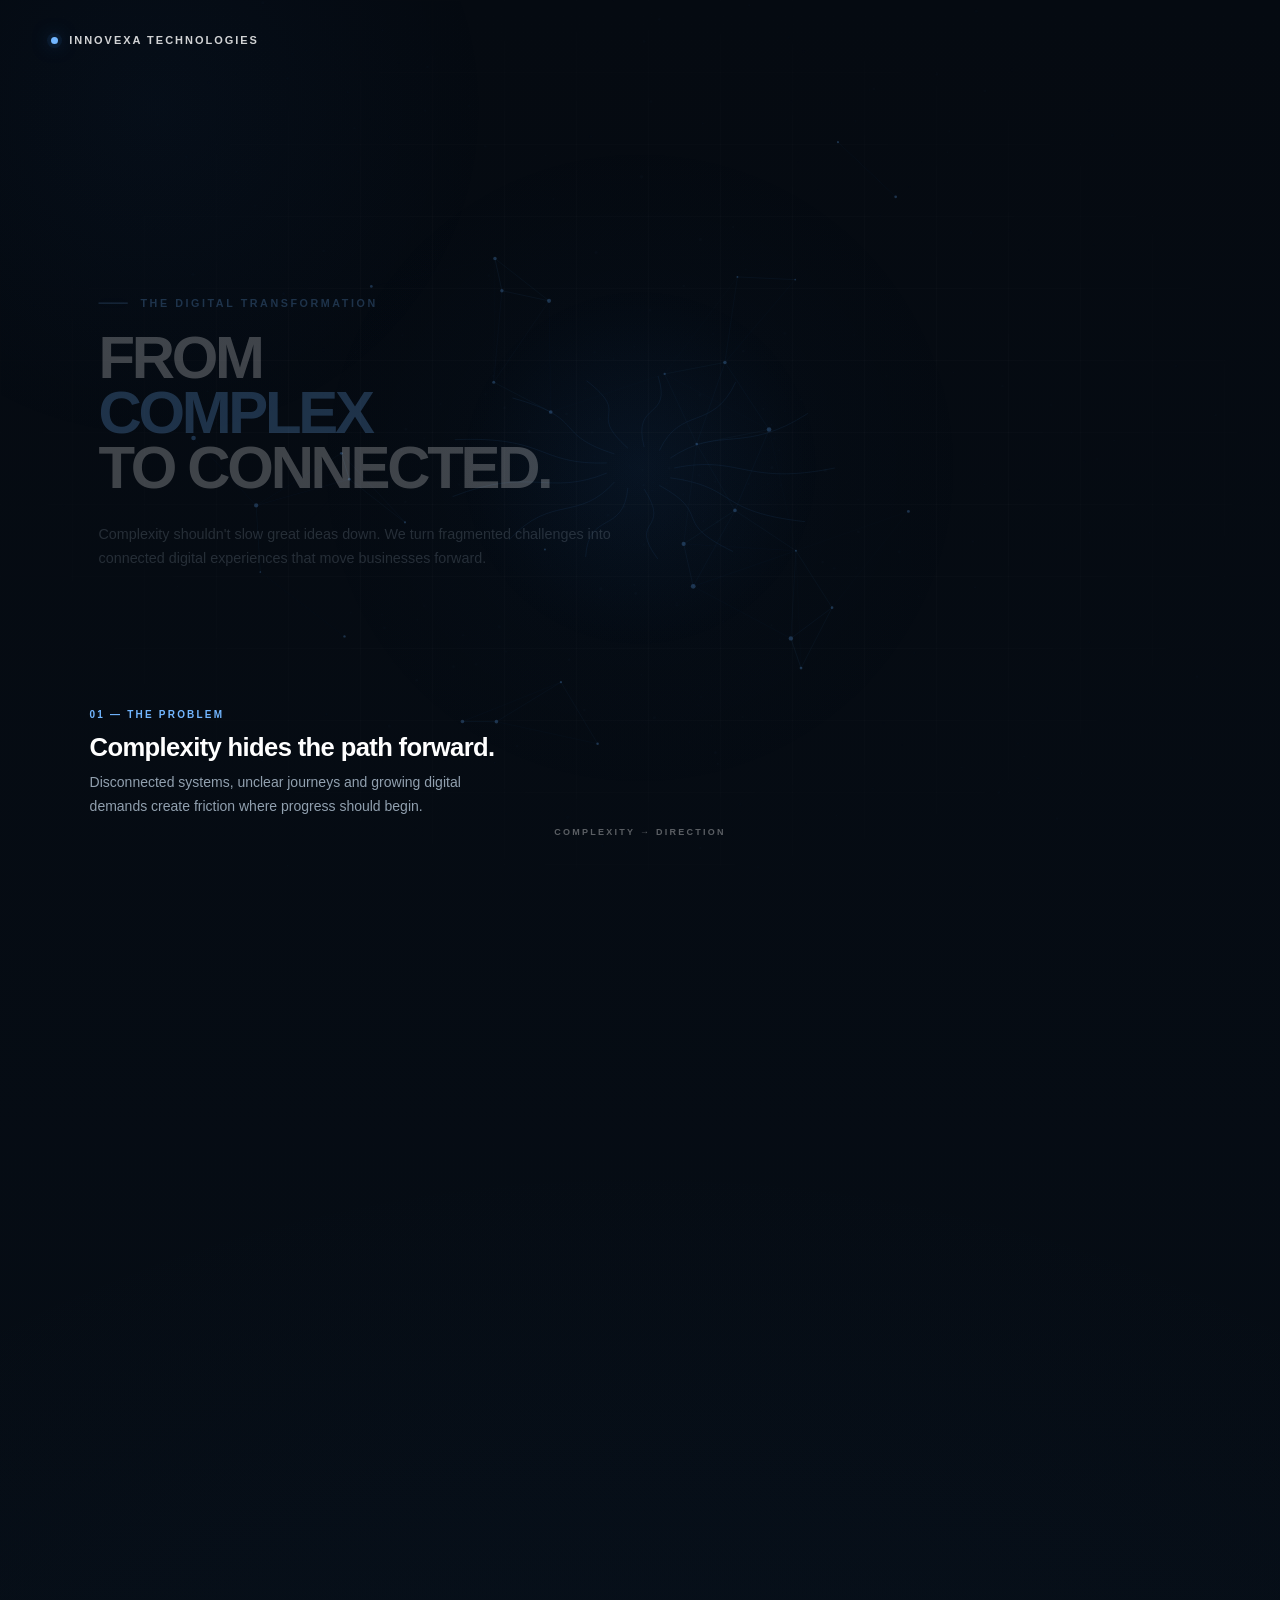
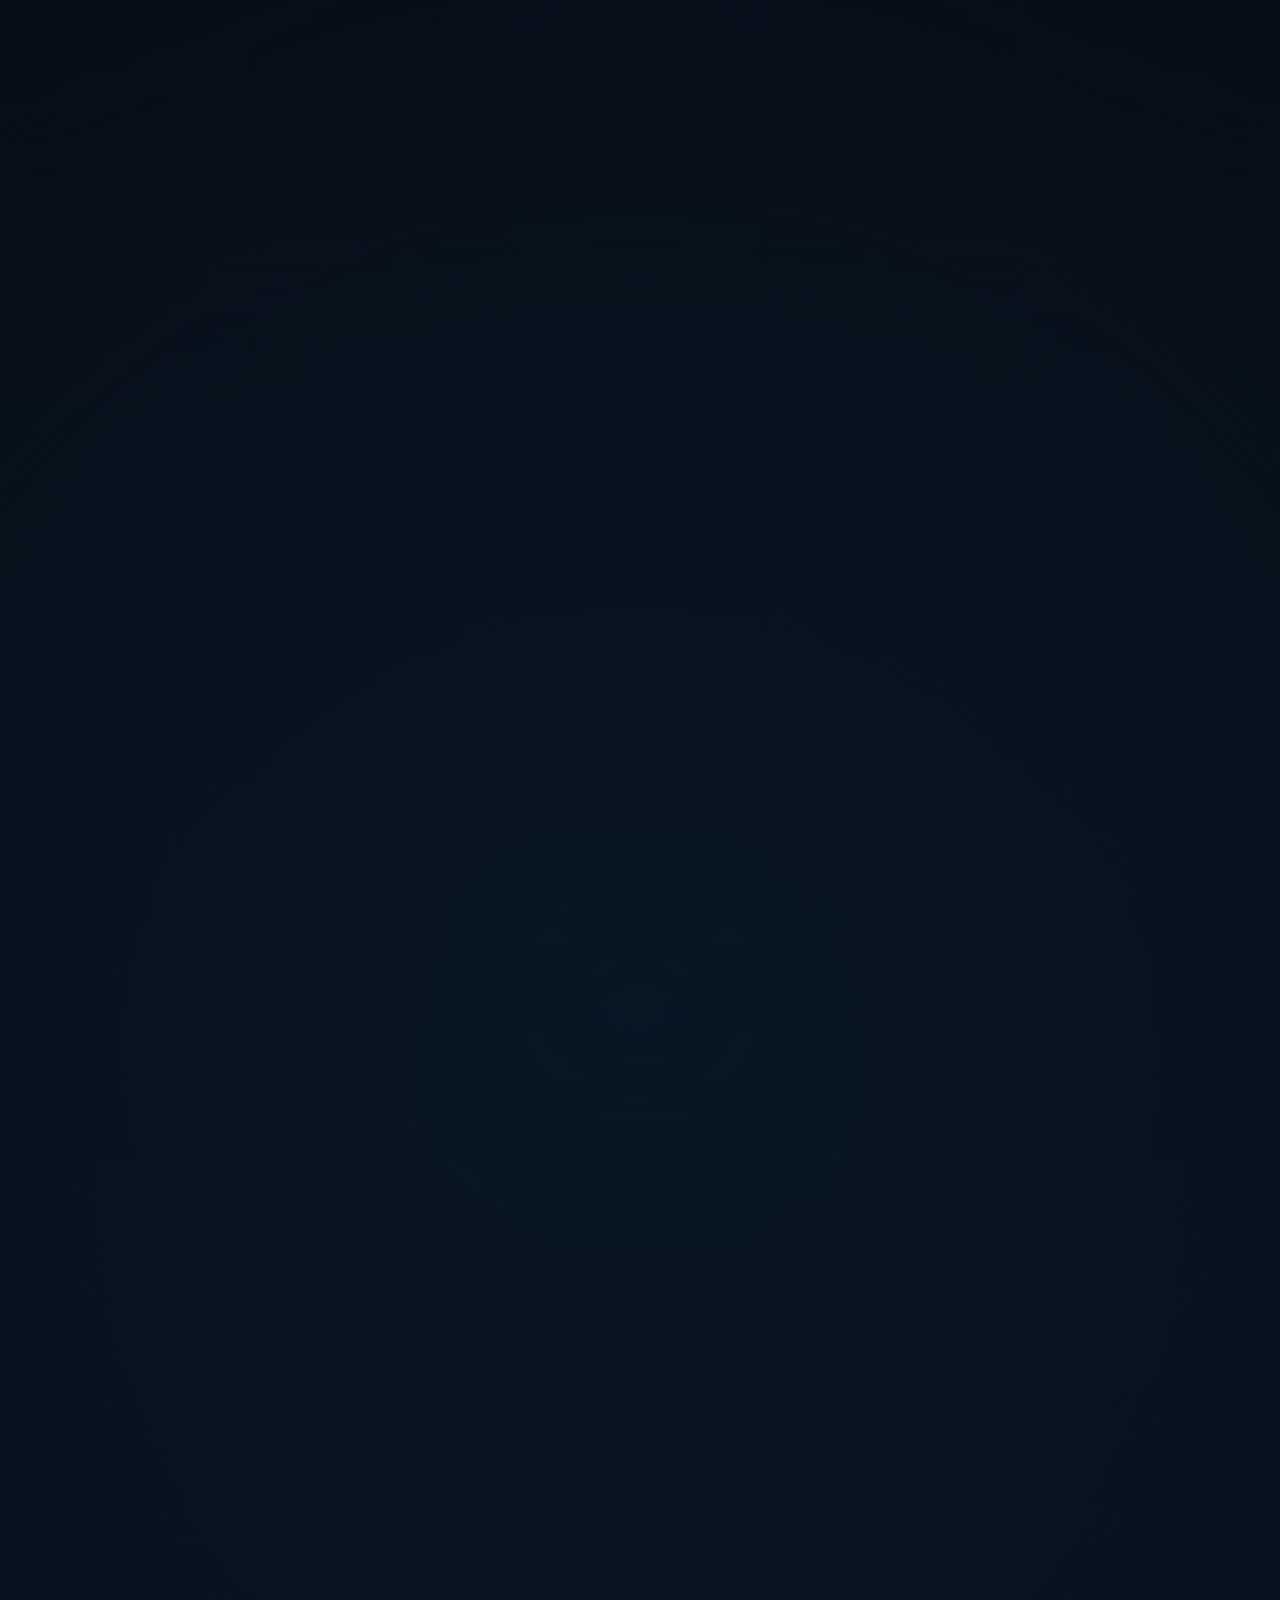
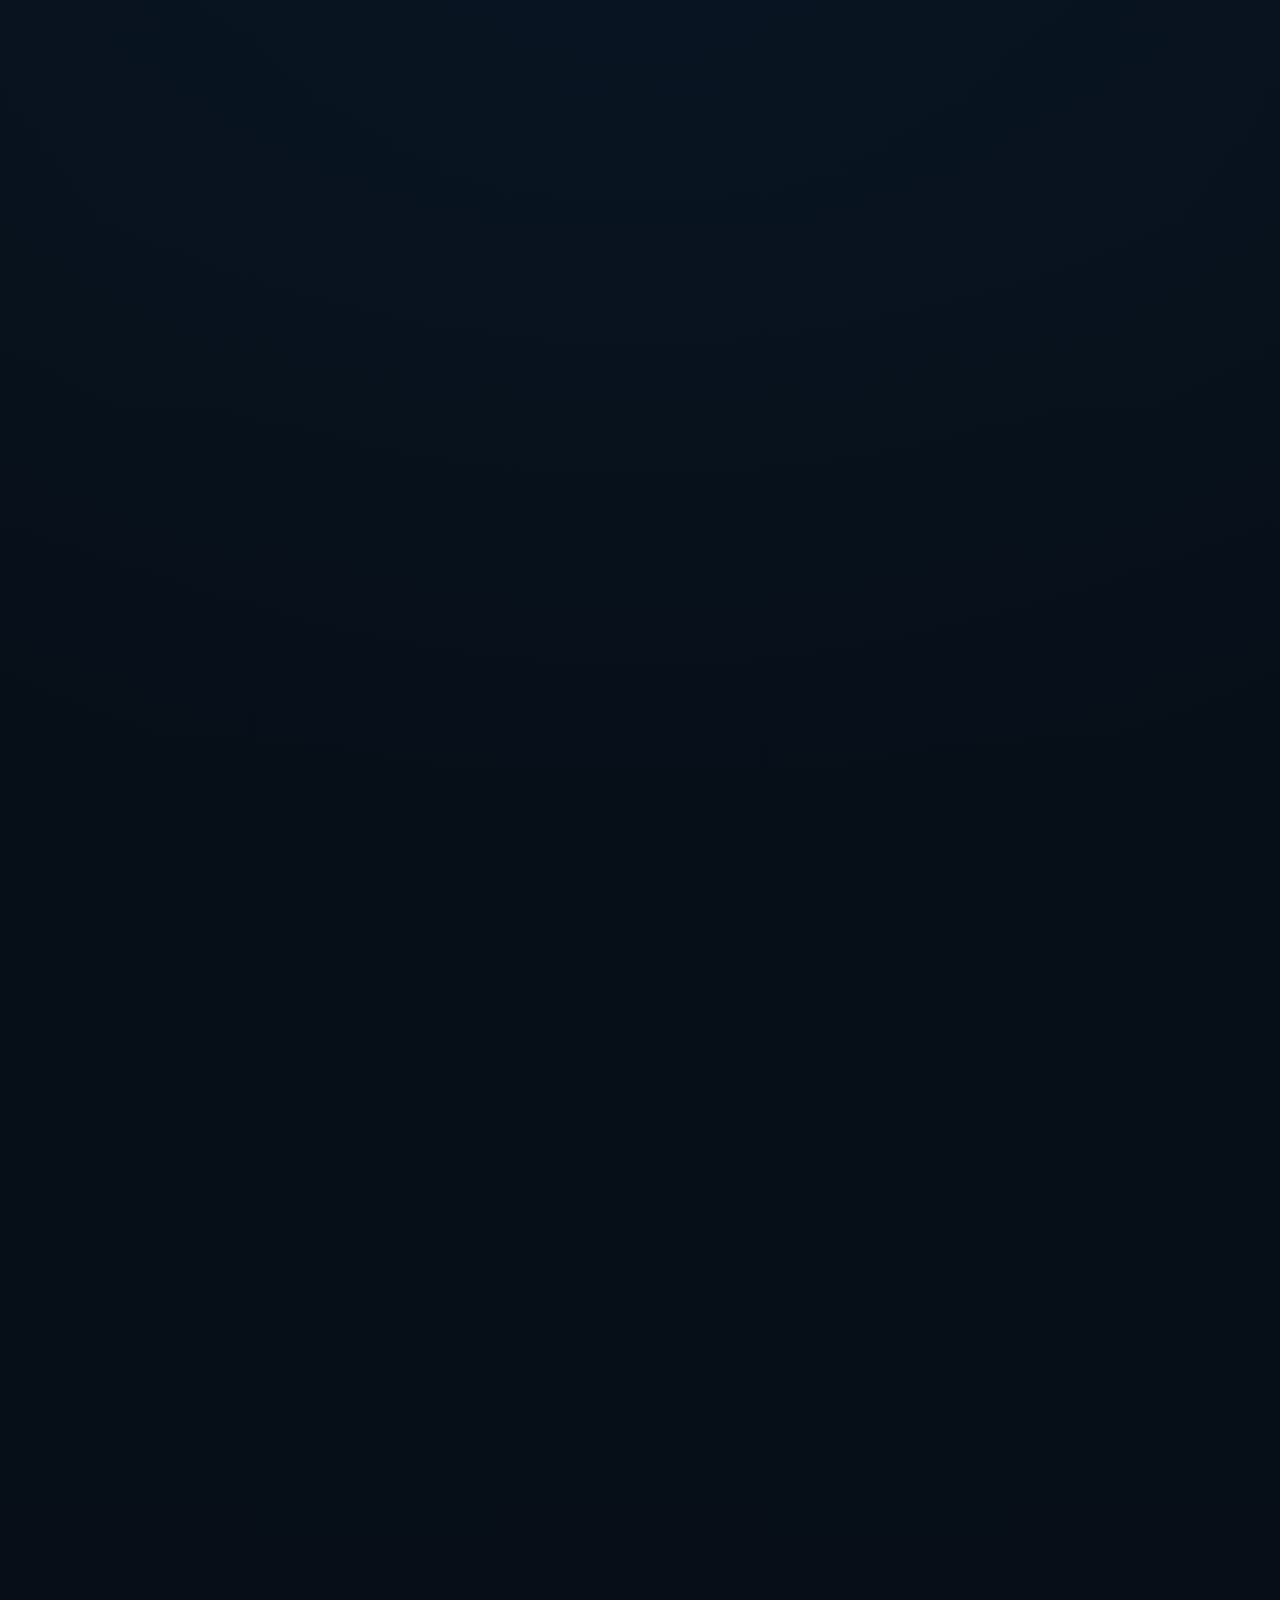
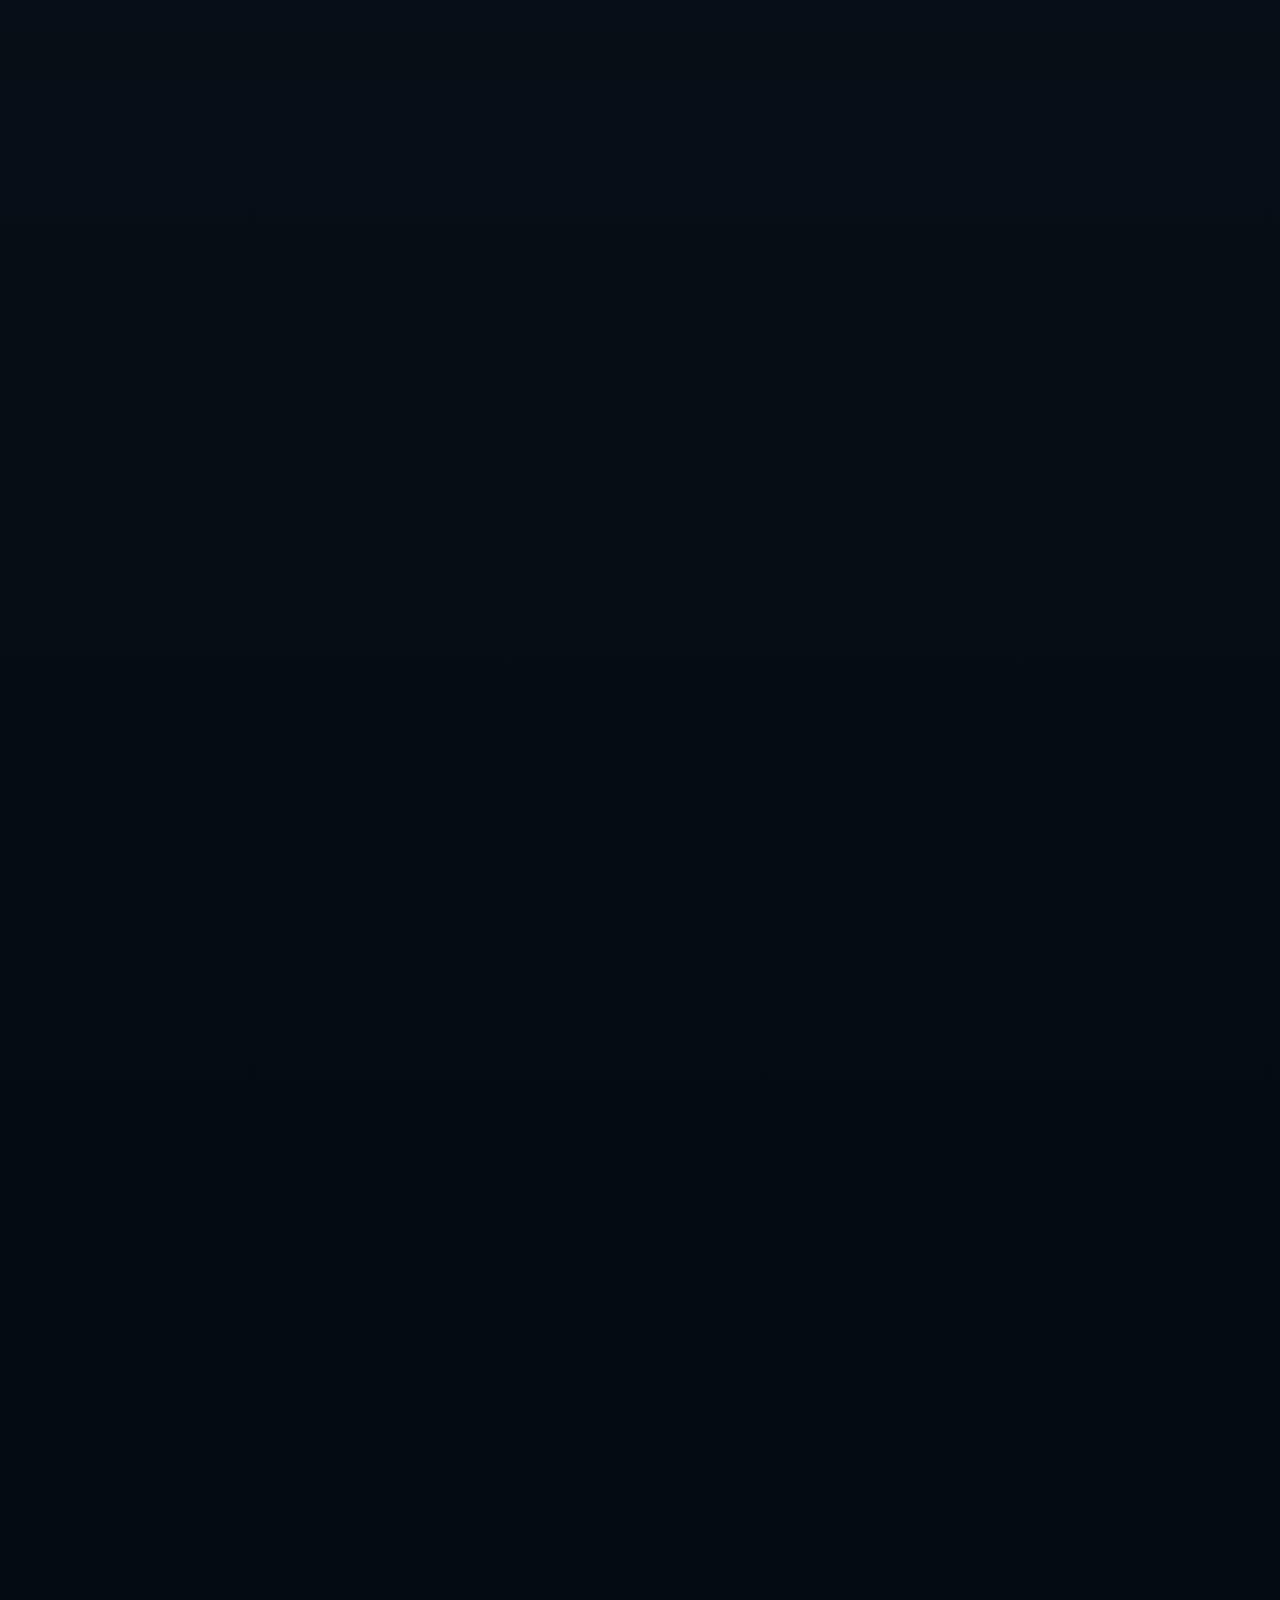
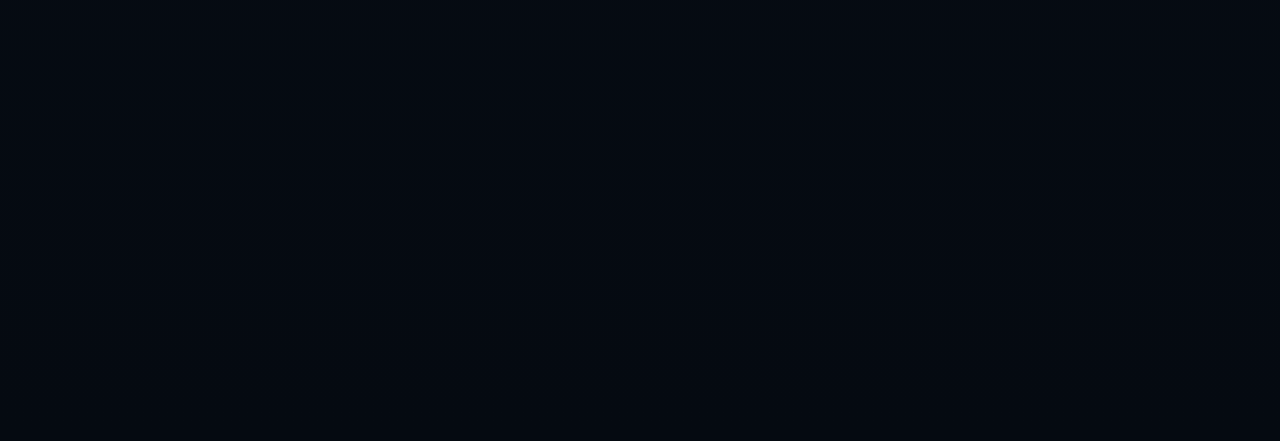
<file: home/section4.html>
﻿<!DOCTYPE html>
<html lang="en">
<head>
<meta charset="UTF-8">
<meta name="viewport" content="width=device-width, initial-scale=1.0">

<title>Innovexa Technologies — Digital Transformation</title>

<meta
    name="description"
    content="Innovexa Technologies transforms complexity into connected digital experiences."
>

<style>

/* =========================================================
   ROOT
========================================================= */

:root{
    --bg:#050a11;
    --bg-2:#07101a;
    --surface:#09131e;
    --surface-2:#0d1926;

    --white:#ffffff;
    --text:#f3f7fb;

    --muted:#91a0af;
    --muted-2:#647383;

    --blue:#3188ed;
    --blue-light:#72b6ff;
    --blue-deep:#1767c7;

    --line:rgba(105,175,240,.14);
    --line-strong:rgba(105,175,240,.28);

    --max-width:1380px;
}


/* =========================================================
   RESET
========================================================= */

*{
    margin:0;
    padding:0;
    box-sizing:border-box;
}

html{
    scroll-behavior:auto;
}

body{
    min-width:320px;
    background:var(--bg);
    color:var(--text);
    font-family:
        Inter,
        ui-sans-serif,
        -apple-system,
        BlinkMacSystemFont,
        "Segoe UI",
        Roboto,
        Helvetica,
        Arial,
        sans-serif;

    overflow-x:hidden;
    -webkit-font-smoothing:antialiased;
    text-rendering:optimizeLegibility;
}

button,
a{
    font:inherit;
}

a{
    color:inherit;
    text-decoration:none;
}


/* =========================================================
   SECTION
========================================================= */

.dt-section{
    position:relative;
    width:100%;
    min-height:760vh;
    background:
        radial-gradient(
            circle at 50% 38%,
            rgba(35,111,188,.08),
            transparent 34%
        ),
        linear-gradient(
            180deg,
            var(--bg) 0%,
            var(--bg-2) 50%,
            var(--bg) 100%
        );
}

.dt-sticky{
    position:sticky;
    top:0;

    width:100%;
    height:100svh;
    min-height:620px;

    overflow:hidden;
    isolation:isolate;
}


/* =========================================================
   ATMOSPHERE
========================================================= */

.dt-bg{
    position:absolute;
    inset:0;
    z-index:0;
    pointer-events:none;

    background:
        radial-gradient(
            circle at 50% 52%,
            rgba(49,136,237,.055),
            transparent 23%
        ),
        radial-gradient(
            circle at 12% 12%,
            rgba(49,136,237,.035),
            transparent 25%
        );
}

.dt-bg::before{
    content:"";
    position:absolute;
    inset:0;

    background-image:
        linear-gradient(
            rgba(255,255,255,.018) 1px,
            transparent 1px
        ),
        linear-gradient(
            90deg,
            rgba(255,255,255,.018) 1px,
            transparent 1px
        );

    background-size:72px 72px;

    mask-image:
        radial-gradient(
            ellipse at center,
            black 0%,
            rgba(0,0,0,.75) 42%,
            transparent 82%
        );
}


/* =========================================================
   CANVAS
========================================================= */

#dtCanvas{
    position:absolute;
    inset:0;

    width:100%;
    height:100%;

    z-index:1;

    pointer-events:none;
}


/* =========================================================
   TOP BRAND
========================================================= */

.dt-brand{
    position:absolute;

    top:34px;
    left:clamp(20px,4vw,64px);

    z-index:10;

    display:flex;
    align-items:center;
    gap:11px;

    color:rgba(255,255,255,.82);

    font-size:11px;
    font-weight:700;

    letter-spacing:.18em;
    text-transform:uppercase;
}

.dt-brand-dot{
    width:7px;
    height:7px;

    border-radius:50%;

    background:var(--blue-light);

    box-shadow:
        0 0 0 4px rgba(49,136,237,.08),
        0 0 18px rgba(49,136,237,.55);
}


/* =========================================================
   PROGRESS
========================================================= */

.dt-progress{
    position:absolute;

    top:36px;
    right:clamp(20px,4vw,64px);

    z-index:10;

    display:flex;
    align-items:center;
    gap:10px;

    color:var(--muted-2);

    font-size:10px;
    font-weight:700;

    letter-spacing:.18em;
}

.dt-progress-line{
    width:72px;
    height:1px;

    background:rgba(255,255,255,.12);

    overflow:hidden;
}

.dt-progress-fill{
    width:0%;
    height:100%;

    background:var(--blue-light);

    box-shadow:0 0 12px rgba(114,182,255,.5);

    transform-origin:left center;
}


/* =========================================================
   INTRO
========================================================= */

.dt-intro{
    position:absolute;

    left:clamp(20px,7vw,120px);
    top:50%;

    z-index:8;

    width:min(680px,calc(100% - 40px));

    transform:
        translate3d(0,-50%,0);

    pointer-events:none;

    transition:
        opacity .35s ease,
        transform .35s ease;
}

.dt-kicker{
    display:flex;
    align-items:center;
    gap:13px;

    margin-bottom:22px;

    color:var(--blue-light);

    font-size:11px;
    font-weight:750;

    letter-spacing:.24em;
    text-transform:uppercase;
}

.dt-kicker::before{
    content:"";

    width:30px;
    height:1px;

    background:var(--blue-light);

    box-shadow:0 0 10px rgba(114,182,255,.4);
}

.dt-title{
    max-width:670px;

    color:var(--white);

    font-size:clamp(39px,4.8vw,72px);
    line-height:.92;

    letter-spacing:-.055em;

    font-weight:850;
}

.dt-title span{
    display:block;
}

.dt-title .accent{
    color:var(--blue-light);
}

.dt-intro-copy{
    max-width:570px;

    margin-top:27px;

    color:var(--muted);

    font-size:clamp(14px,1.15vw,17px);
    line-height:1.75;
}


/* =========================================================
   PHASE CONTENT
========================================================= */

.dt-phases{
    position:absolute;
    left:clamp(20px,7vw,120px);
    bottom:clamp(70px,9vh,110px);

    z-index:9;

    width:min(480px,calc(100% - 40px));

    pointer-events:none;
}

.dt-phase{
    position:absolute;

    left:0;
    bottom:0;

    width:100%;

    opacity:0;

    transform:
        translate3d(0,24px,0);

    transition:
        opacity .75s cubic-bezier(.22,1,.36,1),
        transform .75s cubic-bezier(.22,1,.36,1);
}

.dt-phase.active{
    opacity:1;

    transform:
        translate3d(0,0,0);
}

.dt-phase-number{
    display:block;

    margin-bottom:13px;

    color:var(--blue-light);

    font-size:10px;
    font-weight:800;

    letter-spacing:.22em;
}

.dt-phase h2{
    color:var(--white);

    font-size:clamp(22px,2vw,30px);
    line-height:1.1;

    letter-spacing:-.025em;

    font-weight:780;
}

.dt-phase p{
    max-width:410px;

    margin-top:10px;

    color:var(--muted);

    font-size:14px;
    line-height:1.7;
}


/* =========================================================
   SYSTEM LABEL
========================================================= */

.dt-system-label{
    position:absolute;

    left:50%;
    bottom:clamp(40px,7vh,82px);

    z-index:8;

    transform:
        translateX(-50%);

    color:rgba(255,255,255,.34);

    font-size:9px;
    font-weight:750;

    letter-spacing:.25em;

    text-transform:uppercase;

    white-space:nowrap;

    transition:
        opacity .4s ease;
}


/* =========================================================
   OUTPUTS
========================================================= */

.dt-outputs{
    position:absolute;
    inset:0;

    z-index:9;

    pointer-events:none;
}

.dt-output{
    position:absolute;

    width:150px;
    min-height:48px;

    padding:12px 14px;

    border:1px solid var(--line);

    border-radius:13px;

    background:
        linear-gradient(
            145deg,
            rgba(13,25,38,.92),
            rgba(7,15,24,.72)
        );

    box-shadow:
        0 15px 50px rgba(0,0,0,.28),
        inset 0 1px 0 rgba(255,255,255,.035);

    backdrop-filter:blur(14px);
    -webkit-backdrop-filter:blur(14px);

    opacity:0;

    transform:
        translate3d(0,18px,0)
        scale(.94);

    transition:
        opacity .75s cubic-bezier(.22,1,.36,1),
        transform .75s cubic-bezier(.22,1,.36,1),
        border-color .3s ease,
        box-shadow .3s ease;

    text-align:left;
}

.dt-output.visible{
    opacity:1;

    transform:
        translate3d(0,0,0)
        scale(1);
}

.dt-output:hover{
    border-color:var(--line-strong);

    box-shadow:
        0 20px 65px rgba(0,0,0,.35),
        0 0 28px rgba(49,136,237,.09),
        inset 0 1px 0 rgba(255,255,255,.05);

    transform:
        translate3d(0,-3px,0)
        scale(1.025);
}

.dt-output-small{
    display:block;

    margin-bottom:5px;

    color:var(--muted-2);

    font-size:8px;
    font-weight:800;

    letter-spacing:.16em;

    text-transform:uppercase;
}

.dt-output strong{
    color:rgba(255,255,255,.9);

    font-size:11px;
    font-weight:750;

    letter-spacing:.035em;
}


/* Desktop output positions */

.dt-output:nth-child(1){
    left:17%;
    top:32%;
}

.dt-output:nth-child(2){
    left:24%;
    top:67%;
}

.dt-output:nth-child(3){
    left:50%;
    top:83%;

    transform:
        translate3d(-50%,18px,0)
        scale(.94);
}

.dt-output:nth-child(3).visible{
    transform:
        translate3d(-50%,0,0)
        scale(1);
}

.dt-output:nth-child(4){
    right:24%;
    top:67%;
}

.dt-output:nth-child(5){
    right:17%;
    top:32%;
}


/* =========================================================
   FINAL MESSAGE
========================================================= */

.dt-final{
    position:absolute;

    left:50%;
    top:50%;

    z-index:12;

    width:min(760px,calc(100% - 40px));

    text-align:center;

    transform:
        translate3d(-50%,-50%,0)
        scale(.94);

    opacity:0;

    pointer-events:none;

    transition:
        opacity 1s cubic-bezier(.22,1,.36,1),
        transform 1s cubic-bezier(.22,1,.36,1);
}

.dt-final.visible{
    opacity:1;

    transform:
        translate3d(-50%,-50%,0)
        scale(1);
}

.dt-final-kicker{
    margin-bottom:19px;

    color:var(--blue-light);

    font-size:10px;
    font-weight:800;

    letter-spacing:.25em;

    text-transform:uppercase;
}

.dt-final h2{
    color:var(--white);

    font-size:clamp(39px,5.1vw,72px);
    line-height:.92;

    letter-spacing:-.055em;

    font-weight:850;
}

.dt-final h2 span{
    color:var(--blue-light);
}

.dt-final p{
    max-width:540px;

    margin:25px auto 0;

    color:var(--muted);

    font-size:15px;
    line-height:1.75;
}

.dt-cta{
    position:relative;
    overflow:hidden;
    isolation:isolate;

    display:inline-flex;
    align-items:center;
    justify-content:center;
    gap:11px;

    margin-top:27px;

    min-height:48px;

    padding:0 20px;

    border:1px solid rgba(114,182,255,.28);
    border-radius:999px;

    color:var(--white);

    background:
        linear-gradient(
            135deg,
            rgba(49,136,237,.28),
            rgba(49,136,237,.08)
        );

    box-shadow:
        0 0 0 1px rgba(114,182,255,.04),
        0 8px 24px rgba(49,136,237,.10);

    font-size:10px;
    font-weight:800;

    letter-spacing:.16em;

    text-transform:uppercase;

    transition:
        transform .3s ease,
        border-color .3s ease,
        background .3s ease,
        box-shadow .3s ease;

    animation:dt-cta-pulse 3.2s ease-in-out infinite;
}

.dt-cta::before{
    content:"";
    position:absolute;
    z-index:-1;
    top:0;
    bottom:0;
    left:-42%;
    width:28%;
    transform:skewX(-20deg);
    background:linear-gradient(90deg,transparent,rgba(255,255,255,.24),transparent);
    animation:dt-cta-sheen 3.2s ease-in-out infinite;
}

@keyframes dt-cta-pulse{
    0%,100%{ box-shadow:0 0 0 1px rgba(114,182,255,.04),0 8px 24px rgba(49,136,237,.10); }
    50%{ box-shadow:0 0 0 1px rgba(114,182,255,.14),0 10px 30px rgba(49,136,237,.20); }
}

@keyframes dt-cta-sheen{
    0%,35%{ left:-42%; }
    68%,100%{ left:125%; }
}

.dt-cta::after{
    content:"→";

    color:var(--blue-light);

    font-size:16px;

    transition:
        transform .3s ease;
}

.dt-cta:hover{
    border-color:rgba(114,182,255,.58);

    background:
        linear-gradient(
            135deg,
            rgba(49,136,237,.24),
            rgba(49,136,237,.08)
        );

    box-shadow:
        0 12px 35px rgba(49,136,237,.12);

    transform:translateY(-2px);
    animation-play-state:paused;
}

.dt-cta:hover::after{
    transform:translateX(4px);
}

@media (prefers-reduced-motion: reduce){
    .dt-cta,
    .dt-cta::before{
        animation:none;
    }
}


/* =========================================================
   SCROLL INDICATOR
========================================================= */

.dt-scroll{
    position:absolute;

    left:50%;
    bottom:24px;

    z-index:10;

    transform:translateX(-50%);

    display:flex;
    align-items:center;
    gap:9px;

    color:rgba(255,255,255,.3);

    font-size:8px;
    font-weight:750;

    letter-spacing:.2em;

    text-transform:uppercase;

    transition:
        opacity .5s ease;
}

.dt-scroll::after{
    content:"";

    width:26px;
    height:1px;

    background:rgba(255,255,255,.2);
}


/* =========================================================
   RESPONSIVE — TABLET
========================================================= */

@media (max-width:1100px){

    .dt-title{
        font-size:clamp(40px,6vw,64px);
    }

    .dt-output{
        width:140px;
    }

    .dt-output:nth-child(1){
        left:8%;
    }

    .dt-output:nth-child(2){
        left:11%;
    }

    .dt-output:nth-child(4){
        right:11%;
    }

    .dt-output:nth-child(5){
        right:8%;
    }
}


/* =========================================================
   RESPONSIVE — MOBILE
========================================================= */

@media (max-width:800px){

    .dt-section{
        min-height:690vh;
    }

    .dt-sticky{
        min-height:600px;
    }

    .dt-brand{
        top:23px;
        left:20px;

        font-size:9px;
    }

    .dt-progress{
        top:24px;
        right:20px;

        font-size:8px;
    }

    .dt-progress-line{
        width:45px;
    }

    .dt-intro{
        left:20px;
        top:22%;

        width:calc(100% - 40px);

        transform:translate3d(0,-10%,0);
    }

    .dt-kicker{
        margin-bottom:16px;

        font-size:9px;
    }

    .dt-title{
        max-width:550px;

        font-size:clamp(36px,9vw,58px);
        line-height:.94;
    }

    .dt-intro-copy{
        margin-top:19px;

        max-width:480px;

        font-size:13px;
        line-height:1.65;
    }

    .dt-phases{
        left:20px;
        bottom:72px;

        width:calc(100% - 40px);
    }

    .dt-phase h2{
        font-size:23px;
    }

    .dt-phase p{
        font-size:13px;
        line-height:1.6;
    }

    .dt-system-label{
        bottom:38px;

        font-size:7px;
    }

    .dt-output{
        width:125px;
        min-height:43px;

        padding:10px 11px;

        border-radius:11px;
    }

    .dt-output:nth-child(1){
        left:5%;
        top:48%;
    }

    .dt-output:nth-child(2){
        left:4%;
        top:66%;
    }

    .dt-output:nth-child(3){
        left:50%;
        top:77%;
    }

    .dt-output:nth-child(4){
        right:4%;
        top:66%;
    }

    .dt-output:nth-child(5){
        right:5%;
        top:48%;
    }

    .dt-output-small{
        font-size:7px;
    }

    .dt-output strong{
        font-size:9px;
    }

    .dt-final{
        width:calc(100% - 40px);
    }

    .dt-final h2{
        font-size:clamp(36px,10vw,54px);
    }

    .dt-final p{
        margin-top:19px;

        font-size:13px;
        line-height:1.65;
    }

    .dt-cta{
        min-height:45px;

        margin-top:23px;

        padding:0 17px;

        font-size:9px;
    }

    .dt-scroll{
        bottom:19px;
    }
}


/* =========================================================
   SMALL MOBILE
========================================================= */

@media (max-width:520px){

    .dt-section{
        min-height:650vh;
    }

    .dt-intro{
        top:19%;
    }

    .dt-title{
        font-size:clamp(32px,10.8vw,50px);
    }

    .dt-intro-copy{
        max-width:390px;

        font-size:12px;
    }

    .dt-phases{
        bottom:65px;
    }

    .dt-phase-number{
        margin-bottom:9px;

        font-size:8px;
    }

    .dt-phase h2{
        font-size:20px;
    }

    .dt-phase p{
        margin-top:8px;

        font-size:12px;
    }

    .dt-output{
        width:108px;

        padding:9px;

        border-radius:10px;
    }

    .dt-output:nth-child(1){
        left:2%;
        top:47%;
    }

    .dt-output:nth-child(2){
        left:2%;
        top:64%;
    }

    .dt-output:nth-child(3){
        top:75%;
    }

    .dt-output:nth-child(4){
        right:2%;
        top:64%;
    }

    .dt-output:nth-child(5){
        right:2%;
        top:47%;
    }

    .dt-output-small{
        margin-bottom:3px;

        font-size:6px;
    }

    .dt-output strong{
        font-size:8px;
    }

    .dt-final h2{
        font-size:clamp(32px,10.8vw,50px);
    }

    .dt-final p{
        font-size:12px;
    }
}


/* =========================================================
   VERY SHORT SCREENS
========================================================= */

@media (max-height:650px) and (min-width:801px){

    .dt-intro{
        top:48%;
    }

    .dt-intro-copy{
        margin-top:16px;

        font-size:13px;
    }

    .dt-phases{
        bottom:45px;
    }

    .dt-system-label{
        bottom:22px;
    }
}


/* =========================================================
   REDUCED MOTION
========================================================= */

@media (prefers-reduced-motion:reduce){

    html{
        scroll-behavior:auto;
    }

    *,
    *::before,
    *::after{
        animation-duration:.01ms !important;
        animation-iteration-count:1 !important;
        transition-duration:.01ms !important;
    }
}

</style>
</head>


<body>


<!-- ========================================================
     DIGITAL TRANSFORMATION
========================================================= -->

<section
    class="dt-section"
    id="digital-transformation"
>

    <div class="dt-sticky">

        <!-- Background -->
        <div class="dt-bg"></div>


        <!-- Canvas -->
        <canvas id="dtCanvas"></canvas>


        <!-- Brand -->
        <div class="dt-brand">
            <span class="dt-brand-dot"></span>
            Innovexa Technologies
        </div>


        <!-- Progress -->
        <div class="dt-progress" style="display:none;">

            <span id="dtProgressText">
                00%
            </span>

            <div class="dt-progress-line">
                <div
                    class="dt-progress-fill"
                    id="dtProgressFill"
                ></div>
            </div>

        </div>


        <!-- =================================================
             INTRO
        ================================================== -->

        <div
            class="dt-intro"
            id="dtIntro"
        >

            <div class="dt-kicker">
                The Digital Transformation
            </div>

            <h1 class="dt-title">

                <span>
                    FROM
                </span>

                <span class="accent">
                    COMPLEX
                </span>

                <span>
                    TO CONNECTED.
                </span>

            </h1>

            <p class="dt-intro-copy">
                Complexity shouldn't slow great ideas down.
                We turn fragmented challenges into connected
                digital experiences that move businesses forward.
            </p>

        </div>


        <!-- =================================================
             PHASES
        ================================================== -->

        <div
            class="dt-phases"
            id="dtPhases"
        >

            <article
                class="dt-phase active"
                data-phase="0"
            >

                <span class="dt-phase-number">
                    01 — THE PROBLEM
                </span>

                <h2>
                    Complexity hides the path forward.
                </h2>

                <p>
                    Disconnected systems, unclear journeys and
                    growing digital demands create friction
                    where progress should begin.
                </p>

            </article>


            <article
                class="dt-phase"
                data-phase="1"
            >

                <span class="dt-phase-number">
                    02 — THE THINKING
                </span>

                <h2>
                    We turn uncertainty into direction.
                </h2>

                <p>
                    We connect the right ideas, people and
                    technology around one clear digital vision.
                </p>

            </article>


            <article
                class="dt-phase"
                data-phase="2"
            >

                <span class="dt-phase-number">
                    03 — THE BUILD
                </span>

                <h2>
                    Ideas become systems people can use.
                </h2>

                <p>
                    Strategy becomes structure, structure becomes
                    technology, and technology becomes something real.
                </p>

            </article>


            <article
                class="dt-phase"
                data-phase="3"
            >

                <span class="dt-phase-number">
                    04 — THE EXPERIENCE
                </span>

                <h2>
                    Technology becomes simple and connected.
                </h2>

                <p>
                    Every interaction has a purpose — creating
                    digital experiences that feel natural,
                    intelligent and ready to grow.
                </p>

            </article>

        </div>


        <!-- =================================================
             SYSTEM LABEL
        ================================================== -->

        <div
            class="dt-system-label"
            id="dtSystemLabel"
        >
            COMPLEXITY → DIRECTION → STRUCTURE → EXPERIENCE
        </div>


        <!-- =================================================
             OUTPUTS
        ================================================== -->

        <div
            class="dt-outputs"
            id="dtOutputs"
        >

            <div
                class="dt-output"
                data-output="mobile"
            >

                <span class="dt-output-small">
                    Digital Product
                </span>

                <strong>
                    MOBILE EXPERIENCE
                </strong>

            </div>


            <div
                class="dt-output"
                data-output="web"
            >

                <span class="dt-output-small">
                    Digital Product
                </span>

                <strong>
                    WEB EXPERIENCE
                </strong>

            </div>


            <div
                class="dt-output"
                data-output="digital"
            >

                <span class="dt-output-small">
                    Ecosystem
                </span>

                <strong>
                    DIGITAL EXPERIENCE
                </strong>

            </div>


            <div
                class="dt-output"
                data-output="commerce"
            >

                <span class="dt-output-small">
                    Commerce
                </span>

                <strong>
                    E-COMMERCE
                </strong>

            </div>


            <div
                class="dt-output"
                data-output="automation"
            >

                <span class="dt-output-small">
                    Intelligence
                </span>

                <strong>
                    INTELLIGENT AUTOMATION
                </strong>

            </div>

        </div>


        <!-- =================================================
             FINAL
        ================================================== -->

        <div
            class="dt-final"
            id="dtFinal"
        >

            <div class="dt-final-kicker">
                THE OUTCOME
            </div>

            <h2>
                MAKE <span>COMPLEXITY</span><br>
                MOVE FORWARD.
            </h2>

            <p>
                We connect ideas, technology and experiences
                to create digital products built for what comes next.
            </p>

            <a
                href="#portfolio"
                class="dt-cta"
            >
                Explore our work
            </a>

        </div>


        <!-- Scroll -->
        <div
            class="dt-scroll"
            id="dtScroll"
        >
            Scroll to transform
        </div>

    </div>

</section>


<!-- ========================================================
     PORTFOLIO TARGET
     Replace with your real Portfolio section.
========================================================= -->

<div
    id="portfolio"
    style="height:1px;"
></div>


<script>

/* =========================================================
   INNOVEXA TECHNOLOGIES
   DIGITAL TRANSFORMATION ENGINE
========================================================= */

(function(){

    "use strict";


    /* ======================================================
       ELEMENTS
    ====================================================== */

    const section =
        document.getElementById("digital-transformation");

    const canvas =
        document.getElementById("dtCanvas");

    const ctx =
        canvas.getContext("2d", {
            alpha:true,
            desynchronized:true
        });

    const intro =
        document.getElementById("dtIntro");

    const phases =
        [...document.querySelectorAll(".dt-phase")];

    const outputs =
        [...document.querySelectorAll(".dt-output")];

    const finalPanel =
        document.getElementById("dtFinal");

    const systemLabel =
        document.getElementById("dtSystemLabel");

    const progressText =
        document.getElementById("dtProgressText");

    const progressFill =
        document.getElementById("dtProgressFill");

    const scrollIndicator =
        document.getElementById("dtScroll");


    /* ======================================================
       STATE
    ====================================================== */

    let width = 0;
    let height = 0;
    let dpr = 1;

    let targetProgress = 0;
    let progress = 0;

    let lastTime = performance.now();

    let mouseX = 0;
    let mouseY = 0;

    let smoothMouseX = 0;
    let smoothMouseY = 0;

    let currentPhase = -1;

    let reducedMotion =
        window.matchMedia(
            "(prefers-reduced-motion: reduce)"
        ).matches;

    let mobile =
        window.innerWidth <= 800;

    let tablet =
        window.innerWidth > 800 &&
        window.innerWidth <= 1100;


    /* ======================================================
       PARTICLE COUNTS
    ====================================================== */

    let particleCount =
        reducedMotion
            ? 90
            : mobile
                ? 135
                : tablet
                    ? 220
                    : 380;


    /* ======================================================
       RANDOM
       Deterministic random generator
    ====================================================== */

    let seed = 923847;

    function random(){

        seed =
            (seed * 16807) %
            2147483647;

        return (
            seed - 1
        ) / 2147483646;
    }


    function randomRange(min,max){

        return (
            min +
            random() *
            (max - min)
        );

    }


    /* ======================================================
       PARTICLES
    ====================================================== */

    const particles = [];


    function createParticles(){

        particles.length = 0;

        seed = 923847;

        for(
            let i = 0;
            i < particleCount;
            i++
        ){

            const angle =
                random() *
                Math.PI *
                2;

            const radius =
                Math.pow(
                    random(),
                    .72
                ) *
                1.55;

            const chaosX =
                Math.cos(angle) *
                radius;

            const chaosY =
                Math.sin(angle) *
                radius;

            const chaosZ =
                randomRange(
                    -.7,
                    .7
                );


            /*
             * Structured positions
             */

            const gridSize =
                Math.ceil(
                    Math.sqrt(
                        particleCount
                    )
                );

            const gx =
                (
                    i %
                    gridSize
                ) /
                Math.max(
                    1,
                    gridSize - 1
                ) -
                .5;

            const gy =
                (
                    Math.floor(
                        i / gridSize
                    ) /
                    Math.max(
                        1,
                        gridSize - 1
                    )
                ) -
                .5;


            /*
             * Architecture position
             */

            const architectureX =
                gx *
                randomRange(
                    1.0,
                    1.55
                );

            const architectureY =
                gy *
                randomRange(
                    .7,
                    1.25
                );

            const architectureZ =
                randomRange(
                    -.5,
                    .5
                );


            /*
             * Final core
             */

            const coreAngle =
                random() *
                Math.PI *
                2;

            const coreRadius =
                Math.sqrt(
                    random()
                ) *
                .42;

            const finalX =
                Math.cos(coreAngle) *
                coreRadius;

            const finalY =
                Math.sin(coreAngle) *
                coreRadius;

            const finalZ =
                randomRange(
                    -.3,
                    .3
                );


            particles.push({

                chaosX,
                chaosY,
                chaosZ,

                thinkingX:
                    chaosX * .48,

                thinkingY:
                    chaosY * .48,

                thinkingZ:
                    chaosZ * .55,

                buildX:
                    architectureX,

                buildY:
                    architectureY,

                buildZ:
                    architectureZ,

                finalX,
                finalY,
                finalZ,

                size:
                    randomRange(
                        .65,
                        1.65
                    ),

                alpha:
                    randomRange(
                        .3,
                        .9
                    ),

                phase:
                    random() *
                    Math.PI *
                    2,

                speed:
                    randomRange(
                        .35,
                        1.1
                    )

            });

        }

    }


    /* ======================================================
       NETWORK NODES
    ====================================================== */

    const nodes = [];


    function createNodes(){

        nodes.length = 0;

        const count =
            mobile
                ? 16
                : tablet
                    ? 24
                    : 34;

        seed = 741923;

        for(
            let i = 0;
            i < count;
            i++
        ){

            const angle =
                random() *
                Math.PI *
                2;

            const radius =
                randomRange(
                    .18,
                    1.18
                );

            nodes.push({

                x:
                    Math.cos(angle) *
                    radius,

                y:
                    Math.sin(angle) *
                    radius *
                    .65,

                z:
                    randomRange(
                        -.5,
                        .5
                    ),

                size:
                    randomRange(
                        .8,
                        2.2
                    )

            });

        }

    }


    /* ======================================================
       RESIZE
    ====================================================== */

    function resize(){

        width =
            window.innerWidth;

        height =
            window.innerHeight;

        dpr =
            Math.min(
                window.devicePixelRatio || 1,
                2
            );

        canvas.width =
            width * dpr;

        canvas.height =
            height * dpr;

        canvas.style.width =
            width + "px";

        canvas.style.height =
            height + "px";

        ctx.setTransform(
            dpr,
            0,
            0,
            dpr,
            0,
            0
        );

        mobile =
            width <= 800;

        tablet =
            width > 800 &&
            width <= 1100;

        particleCount =
            reducedMotion
                ? 90
                : mobile
                    ? 135
                    : tablet
                        ? 220
                        : 380;

        createParticles();
        createNodes();

    }


    window.addEventListener(
        "resize",
        resize,
        {
            passive:true
        }
    );


    /* ======================================================
       MOUSE
    ====================================================== */

    window.addEventListener(
        "mousemove",
        function(e){

            if(mobile){
                return;
            }

            mouseX =
                (
                    e.clientX /
                    width -
                    .5
                );

            mouseY =
                (
                    e.clientY /
                    height -
                    .5
                );

        },
        {
            passive:true
        }
    );


    window.addEventListener(
        "mouseleave",
        function(){

            mouseX = 0;
            mouseY = 0;

        }
    );


    /* ======================================================
       CLAMP
    ====================================================== */

    function clamp(
        value,
        min,
        max
    ){

        return Math.max(
            min,
            Math.min(
                max,
                value
            )
        );

    }


    /* ======================================================
       SMOOTHSTEP
    ====================================================== */

    function smoothstep(
        edge0,
        edge1,
        value
    ){

        const x =
            clamp(
                (
                    value -
                    edge0
                ) /
                (
                    edge1 -
                    edge0
                ),
                0,
                1
            );

        return (
            x *
            x *
            (
                3 -
                2 *
                x
            )
        );

    }


    /* ======================================================
       LERP
    ====================================================== */

    function lerp(
        a,
        b,
        t
    ){

        return (
            a +
            (
                b -
                a
            ) *
            t
        );

    }


    /* ======================================================
       SCROLL PROGRESS
       Large readable zones.
    ====================================================== */

    let autoProgressStarted = false;
    let autoProgressDelayMs = 0;
    let autoProgressStartedAt = 0;
    let sectionInView = false;

    const sectionObserver =
        "IntersectionObserver" in window
            ? new IntersectionObserver(
                function(entries){
                    sectionInView =
                        entries.some(
                            function(entry){
                                return entry.isIntersecting;
                            }
                        );
                },
                {
                    threshold:0
                }
            )
            : null;

    if(sectionObserver){
        sectionObserver.observe(section);
    }
    else{
        sectionInView = true;
    }

    function updateScroll(){
        // Manual scroll no longer controls the cinematic animation.
        // The section auto-triggers after a short delay so it feels
        // intentional without being tied to user scroll position.
    }

    function updateAutoProgress(deltaMs){
        if(!sectionInView){
            return;
        }

        if(!autoProgressStarted){
            autoProgressStartedAt = performance.now();
            autoProgressStarted = true;
        }

        const elapsed = performance.now() - autoProgressStartedAt;

        if(elapsed < autoProgressDelayMs){
            return;
        }

        const autoSpeed = 0.00013 * deltaMs;
        targetProgress = Math.min(1, targetProgress + autoSpeed);
    }

    window.addEventListener(
        "scroll",
        function(){
            // Keep the section from depending on manual scroll behavior.
            // The visual sequence continues on its own after a short idle pause.
        },
        {
            passive:true
        }
    );


    /* ======================================================
       PROJECT 3D
    ====================================================== */

    function project(
        x,
        y,
        z,
        cameraZ,
        scale
    ){

        const depth =
            Math.max(
                .25,
                cameraZ -
                z
            );

        const perspective =
            cameraZ /
            depth;

        return {

            x:
                width * .5 +
                x *
                scale *
                perspective,

            y:
                height * .52 +
                y *
                scale *
                perspective,

            scale:
                perspective

        };

    }


    /* ======================================================
       DRAW GLOW DOT
    ====================================================== */

    function drawDot(
        x,
        y,
        radius,
        alpha
    ){

        if(
            x < -30 ||
            x > width + 30 ||
            y < -30 ||
            y > height + 30
        ){

            return;

        }

        ctx.beginPath();

        ctx.arc(
            x,
            y,
            radius,
            0,
            Math.PI * 2
        );

        ctx.fillStyle =
            "rgba(105,175,255," +
            alpha +
            ")";

        ctx.fill();

    }


    /* ======================================================
       CHAOS
    ====================================================== */

    function drawChaos(
        intensity,
        time
    ){

        const cameraZ = 3.4;

        const scale =
            Math.min(
                width,
                height
            ) *
            .40;

        for(
            let i = 0;
            i < particles.length;
            i++
        ){

            const p =
                particles[i];

            const driftX =
                Math.sin(
                    time *
                    .00025 *
                    p.speed +
                    p.phase
                ) *
                .045;

            const driftY =
                Math.cos(
                    time *
                    .00022 *
                    p.speed +
                    p.phase
                ) *
                .045;

            const point =
                project(
                    p.chaosX +
                    driftX,

                    p.chaosY +
                    driftY,

                    p.chaosZ,

                    cameraZ,
                    scale
                );

            const alpha =
                p.alpha *
                intensity *
                .62;

            drawDot(
                point.x,
                point.y,
                p.size *
                point.scale,
                alpha
            );

        }

    }


    /* ======================================================
       NETWORK
    ====================================================== */

    function drawNetwork(
        strength,
        time
    ){

        const cameraZ = 3.0;

        const scale =
            Math.min(
                width,
                height
            ) *
            .46;

        const projected = [];


        for(
            let i = 0;
            i < nodes.length;
            i++
        ){

            const n =
                nodes[i];

            const wave =
                Math.sin(
                    time *
                    .0005 +
                    i
                ) *
                .025;

            projected.push(
                project(
                    n.x + wave,
                    n.y,
                    n.z,
                    cameraZ,
                    scale
                )
            );

        }


        /*
         * Connections
         */

        for(
            let i = 0;
            i < projected.length;
            i++
        ){

            for(
                let j = i + 1;
                j < projected.length;
                j++
            ){

                const a =
                    projected[i];

                const b =
                    projected[j];

                const dx =
                    a.x - b.x;

                const dy =
                    a.y - b.y;

                const distance =
                    Math.sqrt(
                        dx * dx +
                        dy * dy
                    );

                const maxDistance =
                    mobile
                        ? 105
                        : 145;

                if(
                    distance >
                    maxDistance
                ){

                    continue;

                }

                const alpha =
                    (
                        1 -
                        distance /
                        maxDistance
                    ) *
                    strength *
                    .22;

                ctx.beginPath();

                ctx.moveTo(
                    a.x,
                    a.y
                );

                ctx.lineTo(
                    b.x,
                    b.y
                );

                ctx.strokeStyle =
                    "rgba(76,153,230," +
                    alpha +
                    ")";

                ctx.lineWidth =
                    .65;

                ctx.stroke();

            }

        }


        /*
         * Nodes
         */

        for(
            let i = 0;
            i < projected.length;
            i++
        ){

            const point =
                projected[i];

            drawDot(
                point.x,
                point.y,
                nodes[i].size *
                point.scale,
                .42 *
                strength
            );

        }

    }


    /* ======================================================
       STREAMS
    ====================================================== */

    function drawStreams(
        strength,
        time
    ){

        const centerX =
            width * .5;

        const centerY =
            height * .52;

        const maxRadius =
            Math.min(
                width,
                height
            ) *
            .38;

        const streamCount =
            mobile
                ? 7
                : 13;

        for(
            let i = 0;
            i < streamCount;
            i++
        ){

            const angle =
                (
                    i /
                    streamCount
                ) *
                Math.PI *
                2;

            const wobble =
                Math.sin(
                    time *
                    .0004 +
                    i
                ) *
                .07;

            const startRadius =
                maxRadius *
                (
                    .5 +
                    wobble
                );

            const endRadius =
                maxRadius *
                .10;

            const sx =
                centerX +
                Math.cos(angle) *
                startRadius;

            const sy =
                centerY +
                Math.sin(angle) *
                startRadius *
                .62;

            const ex =
                centerX +
                Math.cos(angle) *
                endRadius;

            const ey =
                centerY +
                Math.sin(angle) *
                endRadius *
                .62;

            const cp1x =
                centerX +
                Math.cos(
                    angle +
                    .28
                ) *
                startRadius *
                .56;

            const cp1y =
                centerY +
                Math.sin(
                    angle +
                    .28
                ) *
                startRadius *
                .34;

            const cp2x =
                centerX +
                Math.cos(
                    angle -
                    .2
                ) *
                maxRadius *
                .30;

            const cp2y =
                centerY +
                Math.sin(
                    angle -
                    .2
                ) *
                maxRadius *
                .20;


            ctx.beginPath();

            ctx.moveTo(
                sx,
                sy
            );

            ctx.bezierCurveTo(
                cp1x,
                cp1y,
                cp2x,
                cp2y,
                ex,
                ey
            );

            ctx.strokeStyle =
                "rgba(64,146,231," +
                (
                    .16 *
                    strength
                ) +
                ")";

            ctx.lineWidth =
                mobile
                    ? .55
                    : .85;

            ctx.stroke();

        }

    }


    /* ======================================================
       ARCHITECTURE
    ====================================================== */

    function drawArchitecture(
        strength,
        time
    ){

        const cameraZ = 2.7;

        const scale =
            Math.min(
                width,
                height
            ) *
            .42;

        const projected = [];


        for(
            let i = 0;
            i < particles.length;
            i++
        ){

            const p =
                particles[i];

            const pulse =
                Math.sin(
                    time *
                    .0005 +
                    p.phase
                ) *
                .008;

            projected.push(
                project(
                    p.buildX +
                    pulse,

                    p.buildY,

                    p.buildZ,

                    cameraZ,
                    scale
                )
            );

        }


        /*
         * Draw structured connections
         */

        const connectionDistance =
            mobile
                ? 75
                : 105;

        for(
            let i = 0;
            i < projected.length;
            i++
        ){

            const a =
                projected[i];

            for(
                let j = i + 1;
                j < projected.length;
                j++
            ){

                const b =
                    projected[j];

                const dx =
                    a.x - b.x;

                const dy =
                    a.y - b.y;

                const distance =
                    Math.sqrt(
                        dx * dx +
                        dy * dy
                    );

                if(
                    distance >
                    connectionDistance
                ){

                    continue;

                }

                const alpha =
                    (
                        1 -
                        distance /
                        connectionDistance
                    ) *
                    strength *
                    .18;

                ctx.beginPath();

                ctx.moveTo(
                    a.x,
                    a.y
                );

                ctx.lineTo(
                    b.x,
                    b.y
                );

                ctx.strokeStyle =
                    "rgba(78,158,239," +
                    alpha +
                    ")";

                ctx.lineWidth =
                    .55;

                ctx.stroke();

            }

        }


        /*
         * Draw particles
         */

        for(
            let i = 0;
            i < projected.length;
            i++
        ){

            const p =
                particles[i];

            const point =
                projected[i];

            drawDot(
                point.x,
                point.y,
                p.size *
                point.scale,
                p.alpha *
                .72 *
                strength
            );

        }

    }


    /* ======================================================
       OUTPUT CONNECTIONS
    ====================================================== */

    function drawOutputConnections(
        strength
    ){

        if(
            strength <= .01
        ){

            return;

        }

        const centerX =
            width * .5;

        const centerY =
            height * .52;


        /*
         * Approximate output centers.
         */

        const outputPositions = [

            {
                x:
                    width *
                    (
                        mobile
                            ? .17
                            : .205
                    ),

                y:
                    height *
                    (
                        mobile
                            ? .50
                            : .35
                    )
            },

            {
                x:
                    width *
                    (
                        mobile
                            ? .17
                            : .295
                    ),

                y:
                    height *
                    (
                        mobile
                            ? .68
                            : .69
                    )
            },

            {
                x:
                    width *
                    .50,

                y:
                    height *
                    (
                        mobile
                            ? .77
                            : .84
                    )
            },

            {
                x:
                    width *
                    (
                        mobile
                            ? .83
                            : .705
                    ),

                y:
                    height *
                    (
                        mobile
                            ? .68
                            : .69
                    )
            },

            {
                x:
                    width *
                    (
                        mobile
                            ? .83
                            : .795
                    ),

                y:
                    height *
                    (
                        mobile
                            ? .50
                            : .35
                    )
            }

        ];


        outputPositions.forEach(
            function(point,index){

                const dx =
                    point.x -
                    centerX;

                const dy =
                    point.y -
                    centerY;

                const bend =
                    mobile
                        ? .05
                        : .12;

                const cp1x =
                    centerX +
                    dx *
                    .35 -
                    dy *
                    bend;

                const cp1y =
                    centerY +
                    dy *
                    .35 +
                    dx *
                    bend;

                const cp2x =
                    centerX +
                    dx *
                    .70 -
                    dy *
                    bend;

                const cp2y =
                    centerY +
                    dy *
                    .70 +
                    dx *
                    bend;


                ctx.beginPath();

                ctx.moveTo(
                    centerX,
                    centerY
                );

                ctx.bezierCurveTo(
                    cp1x,
                    cp1y,
                    cp2x,
                    cp2y,
                    point.x,
                    point.y
                );

                ctx.strokeStyle =
                    "rgba(80,160,244," +
                    (
                        .30 *
                        strength
                    ) +
                    ")";

                ctx.lineWidth =
                    1;

                ctx.stroke();


                /*
                 * Moving signal
                 */

                const signal =
                    (
                        performance.now() *
                        .00025 +
                        index *
                        .17
                    ) %
                    1;

                const t =
                    signal;

                const x =
                    cubic(
                        centerX,
                        cp1x,
                        cp2x,
                        point.x,
                        t
                    );

                const y =
                    cubic(
                        centerY,
                        cp1y,
                        cp2y,
                        point.y,
                        t
                    );

                drawDot(
                    x,
                    y,
                    1.8,
                    .8 *
                    strength
                );

            }
        );

    }


    /* ======================================================
       CUBIC
    ====================================================== */

    function cubic(
        p0,
        p1,
        p2,
        p3,
        t
    ){

        const u =
            1 - t;

        return (
            u*u*u*p0 +
            3*u*u*t*p1 +
            3*u*t*t*p2 +
            t*t*t*p3
        );

    }


    /* ======================================================
       CORE
    ====================================================== */

    function drawCore(
        strength,
        time
    ){

        const centerX =
            width * .5;

        const centerY =
            height * .52;

        const minDimension =
            Math.min(
                width,
                height
            );

        const radius =
            minDimension *
            (
                .075 +
                .018 *
                Math.sin(
                    time *
                    .001
                )
            ) *
            strength;


        /*
         * Outer glow
         */

        if(
            strength > .02
        ){

            const gradient =
                ctx.createRadialGradient(
                    centerX,
                    centerY,
                    0,
                    centerX,
                    centerY,
                    radius * 4
                );

            gradient.addColorStop(
                0,
                "rgba(49,136,237," +
                (.17 * strength) +
                ")"
            );

            gradient.addColorStop(
                .35,
                "rgba(49,136,237," +
                (.055 * strength) +
                ")"
            );

            gradient.addColorStop(
                1,
                "rgba(49,136,237,0)"
            );

            ctx.beginPath();

            ctx.arc(
                centerX,
                centerY,
                radius * 4,
                0,
                Math.PI * 2
            );

            ctx.fillStyle =
                gradient;

            ctx.fill();

        }


        /*
         * Core ring
         */

        ctx.beginPath();

        ctx.arc(
            centerX,
            centerY,
            radius * 1.75,
            0,
            Math.PI * 2
        );

        ctx.strokeStyle =
            "rgba(105,175,255," +
            (.26 * strength) +
            ")";

        ctx.lineWidth =
            1;

        ctx.stroke();


        /*
         * Core
         */

        const gradient =
            ctx.createRadialGradient(
                centerX -
                radius * .25,
                centerY -
                radius * .25,
                0,

                centerX,
                centerY,
                radius
            );

        gradient.addColorStop(
            0,
            "rgba(255,255,255," +
            (.95 * strength) +
            ")"
        );

        gradient.addColorStop(
            .22,
            "rgba(114,182,255," +
            (.9 * strength) +
            ")"
        );

        gradient.addColorStop(
            1,
            "rgba(23,103,199," +
            (.5 * strength) +
            ")"
        );

        ctx.beginPath();

        ctx.arc(
            centerX,
            centerY,
            radius,
            0,
            Math.PI * 2
        );

        ctx.fillStyle =
            gradient;

        ctx.fill();

    }


    /* ======================================================
       DRAW
    ====================================================== */

    function draw(time){

        ctx.clearRect(
            0,
            0,
            width,
            height
        );


        /*
         * Mouse smoothing
         */

        smoothMouseX =
            lerp(
                smoothMouseX,
                mouseX,
                mobile
                    ? .035
                    : .055
            );

        smoothMouseY =
            lerp(
                smoothMouseY,
                mouseY,
                mobile
                    ? .035
                    : .055
            );


        /*
         * Progress mapping
         *
         * 0.00 — 0.16
         * Intro / Chaos
         *
         * 0.16 — 0.36
         * Thinking
         *
         * 0.36 — 0.60
         * Structure
         *
         * 0.60 — 0.78
         * Build
         *
         * 0.78 — 1.00
         * Experience / Final
         */

        const chaos =
            1 -
            smoothstep(
                .08,
                .24,
                progress
            );

        const thinking =
            smoothstep(
                .13,
                .30,
                progress
            ) *
            (
                1 -
                smoothstep(
                    .32,
                    .48,
                    progress
                )
            );

        const structure =
            smoothstep(
                .28,
                .47,
                progress
            ) *
            (
                1 -
                smoothstep(
                    .64,
                    .78,
                    progress
                )
            );

        const build =
            smoothstep(
                .53,
                .69,
                progress
            ) *
            (
                1 -
                smoothstep(
                    .77,
                    .88,
                    progress
                )
            );

        const finalStrength =
            smoothstep(
                .78,
                .94,
                progress
            );


        /*
         * Camera movement
         */

        const cameraZ =
            lerp(
                3.55,
                2.45,
                smoothstep(
                    .18,
                    .74,
                    progress
                )
            );


        /*
         * Background particles
         */

        drawChaos(
            chaos,
            time
        );


        /*
         * Network
         */

        drawNetwork(
            thinking,
            time
        );


        /*
         * Streams
         */

        drawStreams(
            Math.max(
                thinking,
                build
            ),
            time
        );


        /*
         * Architecture
         */

        drawArchitecture(
            structure +
            build,
            time
        );


        /*
         * Core
         */

        drawCore(
            Math.max(
                build,
                finalStrength
            ),
            time
        );


        /*
         * Final connections
         */

        drawOutputConnections(
            finalStrength
        );


        /*
         * Subtle mouse parallax overlay
         */

        if(
            !mobile &&
            !reducedMotion
        ){

            const px =
                smoothMouseX *
                8 *
                (
                    .4 +
                    finalStrength
                );

            const py =
                smoothMouseY *
                5 *
                (
                    .4 +
                    finalStrength
                );

            /*
             * Canvas itself cannot be shifted through
             * transform without affecting crispness,
             * so the parallax is intentionally subtle
             * through a translucent center highlight.
             */

            const glow =
                ctx.createRadialGradient(
                    width * .5 + px,
                    height * .52 + py,
                    0,
                    width * .5 + px,
                    height * .52 + py,
                    Math.min(
                        width,
                        height
                    ) * .38
                );

            glow.addColorStop(
                0,
                "rgba(65,150,240,.025)"
            );

            glow.addColorStop(
                1,
                "rgba(65,150,240,0)"
            );

            ctx.fillStyle =
                glow;

            ctx.fillRect(
                0,
                0,
                width,
                height
            );

        }

    }


    /* ======================================================
       UPDATE UI
    ====================================================== */

    function updateUI(){

        const percentage =
            Math.round(
                progress *
                100
            );

        if(progressText && progressFill){
            progressText.textContent =
                String(
                    percentage
                ).padStart(
                    2,
                    "0"
                ) +
                "%";

            progressFill.style.width =
                percentage +
                "%";
        }


        /*
         * Intro fades gradually.
         */

        const introOpacity =
            1 -
            smoothstep(
                .12,
                .27,
                progress
            );

        const introScale =
            1 -
            smoothstep(
                .08,
                .30,
                progress
            ) *
            .035;

        const introY =
            smoothstep(
                .08,
                .30,
                progress
            ) *
            -22;

        intro.style.opacity =
            introOpacity;

        intro.style.transform =
            "translate3d(0,calc(-50% + " +
            introY +
            "px),0) scale(" +
            introScale +
            ")";


        /*
         * Determine phase.
         *
         * Long zones deliberately leave enough
         * time/scroll distance to read.
         */

        let phase = 0;

        if(
            progress >= .30 &&
            progress < .49
        ){

            phase = 1;

        }
        else if(
            progress >= .49 &&
            progress < .68
        ){

            phase = 2;

        }
        else if(
            progress >= .68 &&
            progress < .84
        ){

            phase = 3;

        }


        if(
            phase !== currentPhase
        ){

            currentPhase =
                phase;

            phases.forEach(
                function(item,index){

                    item.classList.toggle(
                        "active",
                        index === phase
                    );

                }
            );

        }


        /*
         * System label
         */

        if(
            progress < .28
        ){

            systemLabel.textContent =
                "COMPLEXITY → DIRECTION";

        }
        else if(
            progress < .49
        ){

            systemLabel.textContent =
                "DIRECTION → STRUCTURE";

        }
        else if(
            progress < .68
        ){

            systemLabel.textContent =
                "STRUCTURE → BUILD";

        }
        else if(
            progress < .84
        ){

            systemLabel.textContent =
                "BUILD → EXPERIENCE";

        }
        else{

            systemLabel.textContent =
                "ONE SYSTEM → MULTIPLE POSSIBILITIES";

        }


        /*
         * Outputs appear slowly.
         */

        const finalVisible =
            progress >= .84;

        const revealThresholds = [
            .57,
            .64,
            .72,
            .80,
            .88
        ];

        outputs.forEach(
            function(output,index){
                const shouldShow =
                    progress >= revealThresholds[index] &&
                    !finalVisible;

                output.classList.toggle(
                    "visible",
                    shouldShow
                );
            }
        );

        finalPanel.classList.toggle(
            "visible",
            finalVisible
        );


        /*
         * Scroll hint.
         */

        const scrollOpacity =
            1 -
            smoothstep(
                .04,
                .14,
                progress
            );

        scrollIndicator.style.opacity =
            scrollOpacity;


        /*
         * Hide lower information when final
         * transformation takes over.
         */

        if(
            finalVisible
        ){

            phases.forEach(
                function(item){

                    item.style.opacity =
                        "0";

                }
            );

            systemLabel.style.opacity =
                "0";

        }
        else{

            phases.forEach(
                function(item,index){

                    item.style.opacity =
                        index === currentPhase
                            ? ""
                            : "";

                }
            );

            systemLabel.style.opacity =
                "1";

        }

    }


    /* ======================================================
       ANIMATION LOOP
    ====================================================== */

    function animate(time){

        const delta =
            Math.min(
                40,
                time -
                lastTime
            );

        lastTime =
            time;


        /*
         * Smooth scroll interpolation.
         *
         * Slow enough for cinematic motion but
         * responsive enough to feel natural.
         */

        const smoothing =
            reducedMotion
                ? .18
                : .065;

        updateAutoProgress(delta);

        progress =
            lerp(
                progress,
                targetProgress,
                smoothing
            );


        if(
            Math.abs(
                progress -
                targetProgress
            ) < .0001
        ){

            progress =
                targetProgress;

        }


        updateUI();

        draw(time);

        requestAnimationFrame(
            animate
        );

    }


    /* ======================================================
       INITIALIZE
    ====================================================== */

    resize();

    updateScroll();

    progress =
        targetProgress;

    requestAnimationFrame(
        animate
    );


    /* ======================================================
       ACCESSIBILITY / REDUCED MOTION
    ====================================================== */

    const motionQuery =
        window.matchMedia(
            "(prefers-reduced-motion: reduce)"
        );

    function handleMotionChange(event){

        reducedMotion =
            event.matches;

        resize();

    }

    if(
        motionQuery.addEventListener
    ){

        motionQuery.addEventListener(
            "change",
            handleMotionChange
        );

    }
    else if(
        motionQuery.addListener
    ){

        motionQuery.addListener(
            handleMotionChange
        );

    }


    /* ======================================================
       LINK HANDLING
    ====================================================== */

    const cta =
        document.querySelector(
            ".dt-cta"
        );

    if(cta){

        cta.addEventListener(
            "click",
            function(e){

                const target =
                    document.getElementById(
                        "portfolio"
                    );

                if(
                    target
                ){

                    e.preventDefault();

                    target.scrollIntoView({
                        behavior:
                            reducedMotion
                                ? "auto"
                                : "smooth"
                    });

                }

            }
        );

    }

})();

</script>

</body>
</html>
</file>
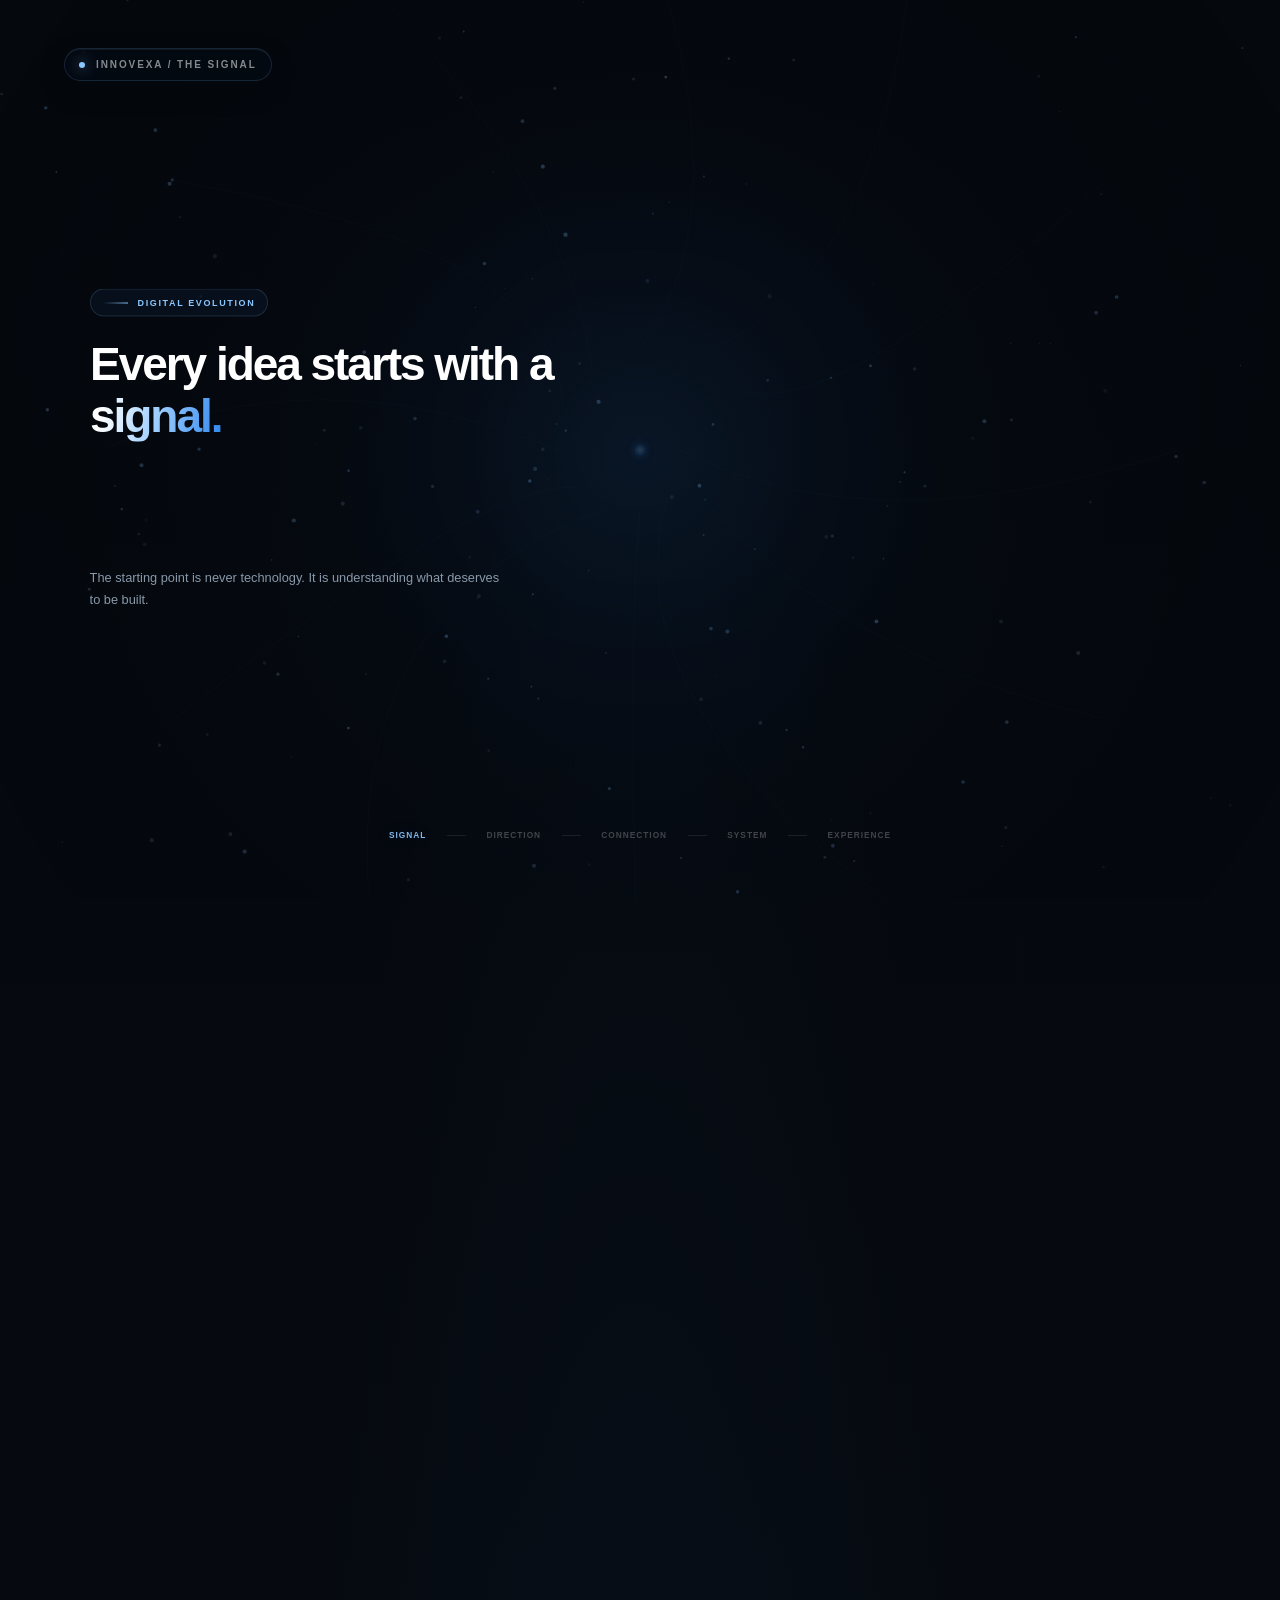
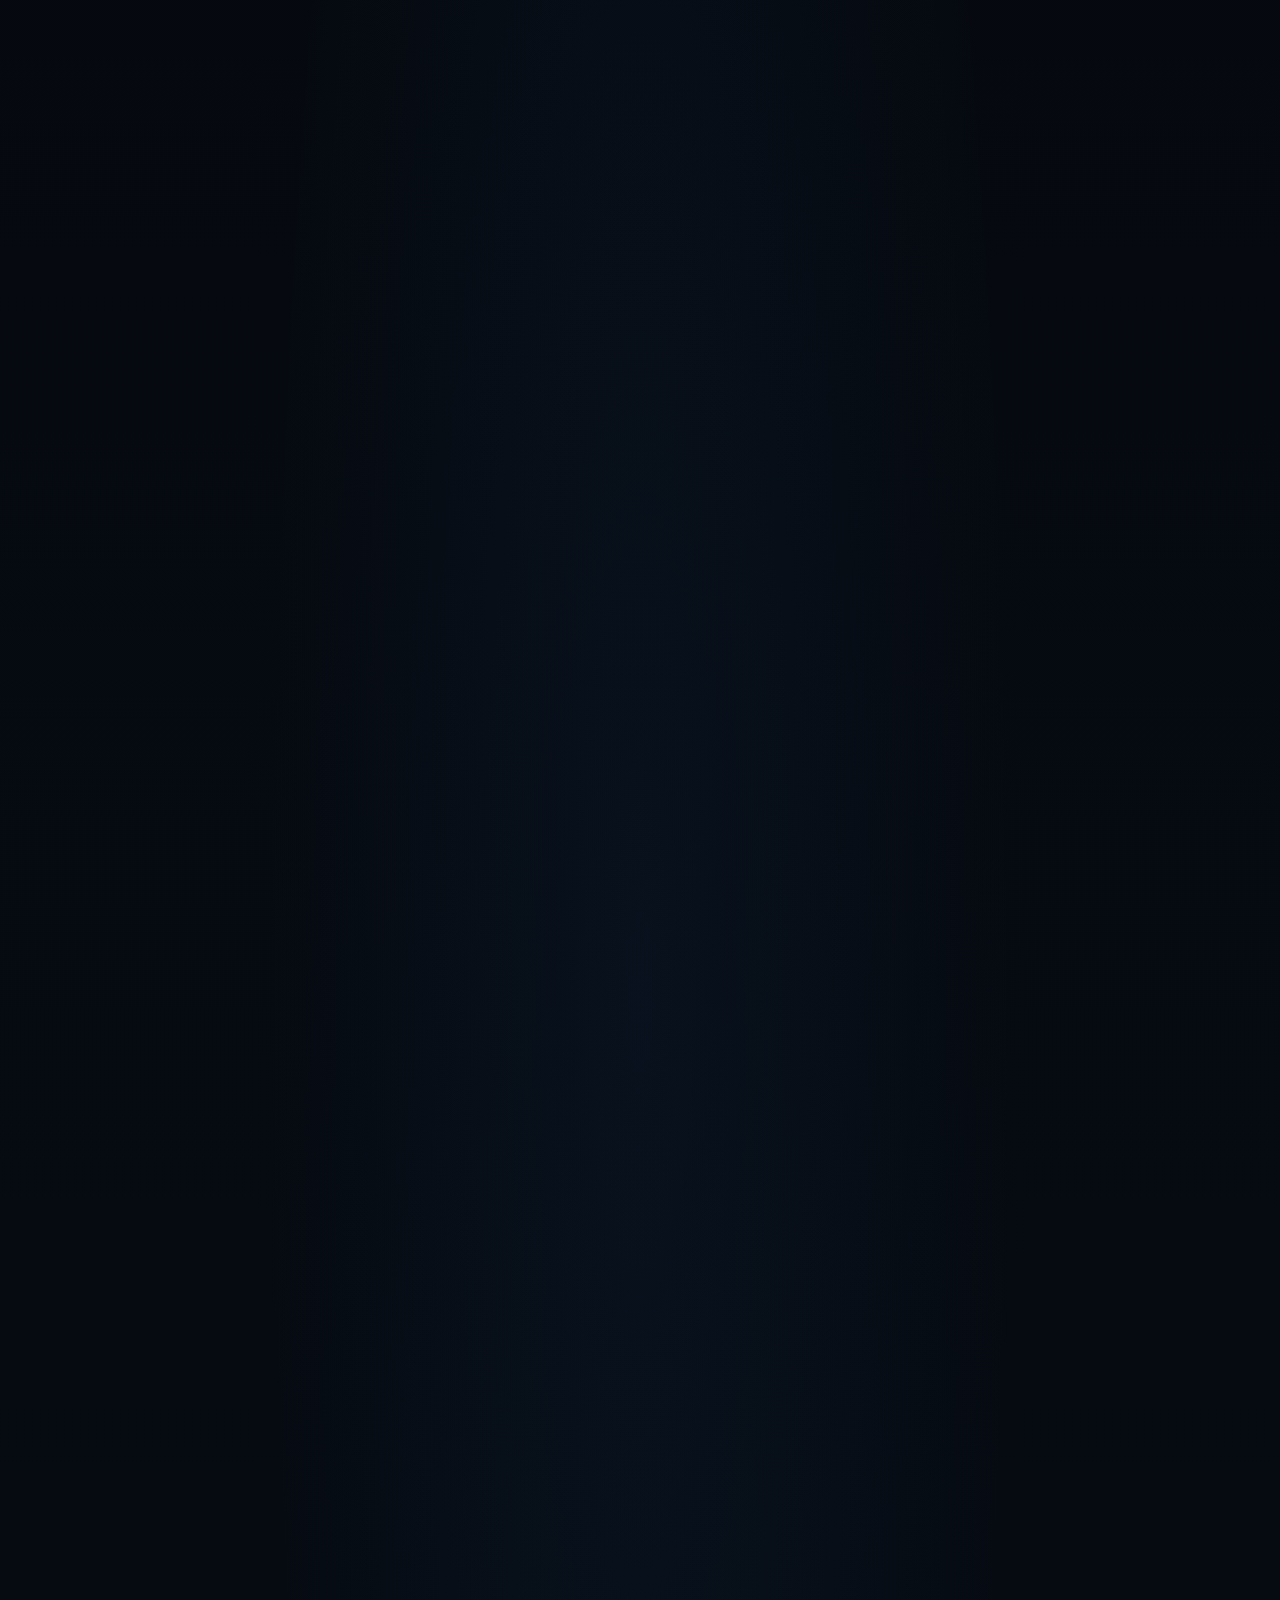
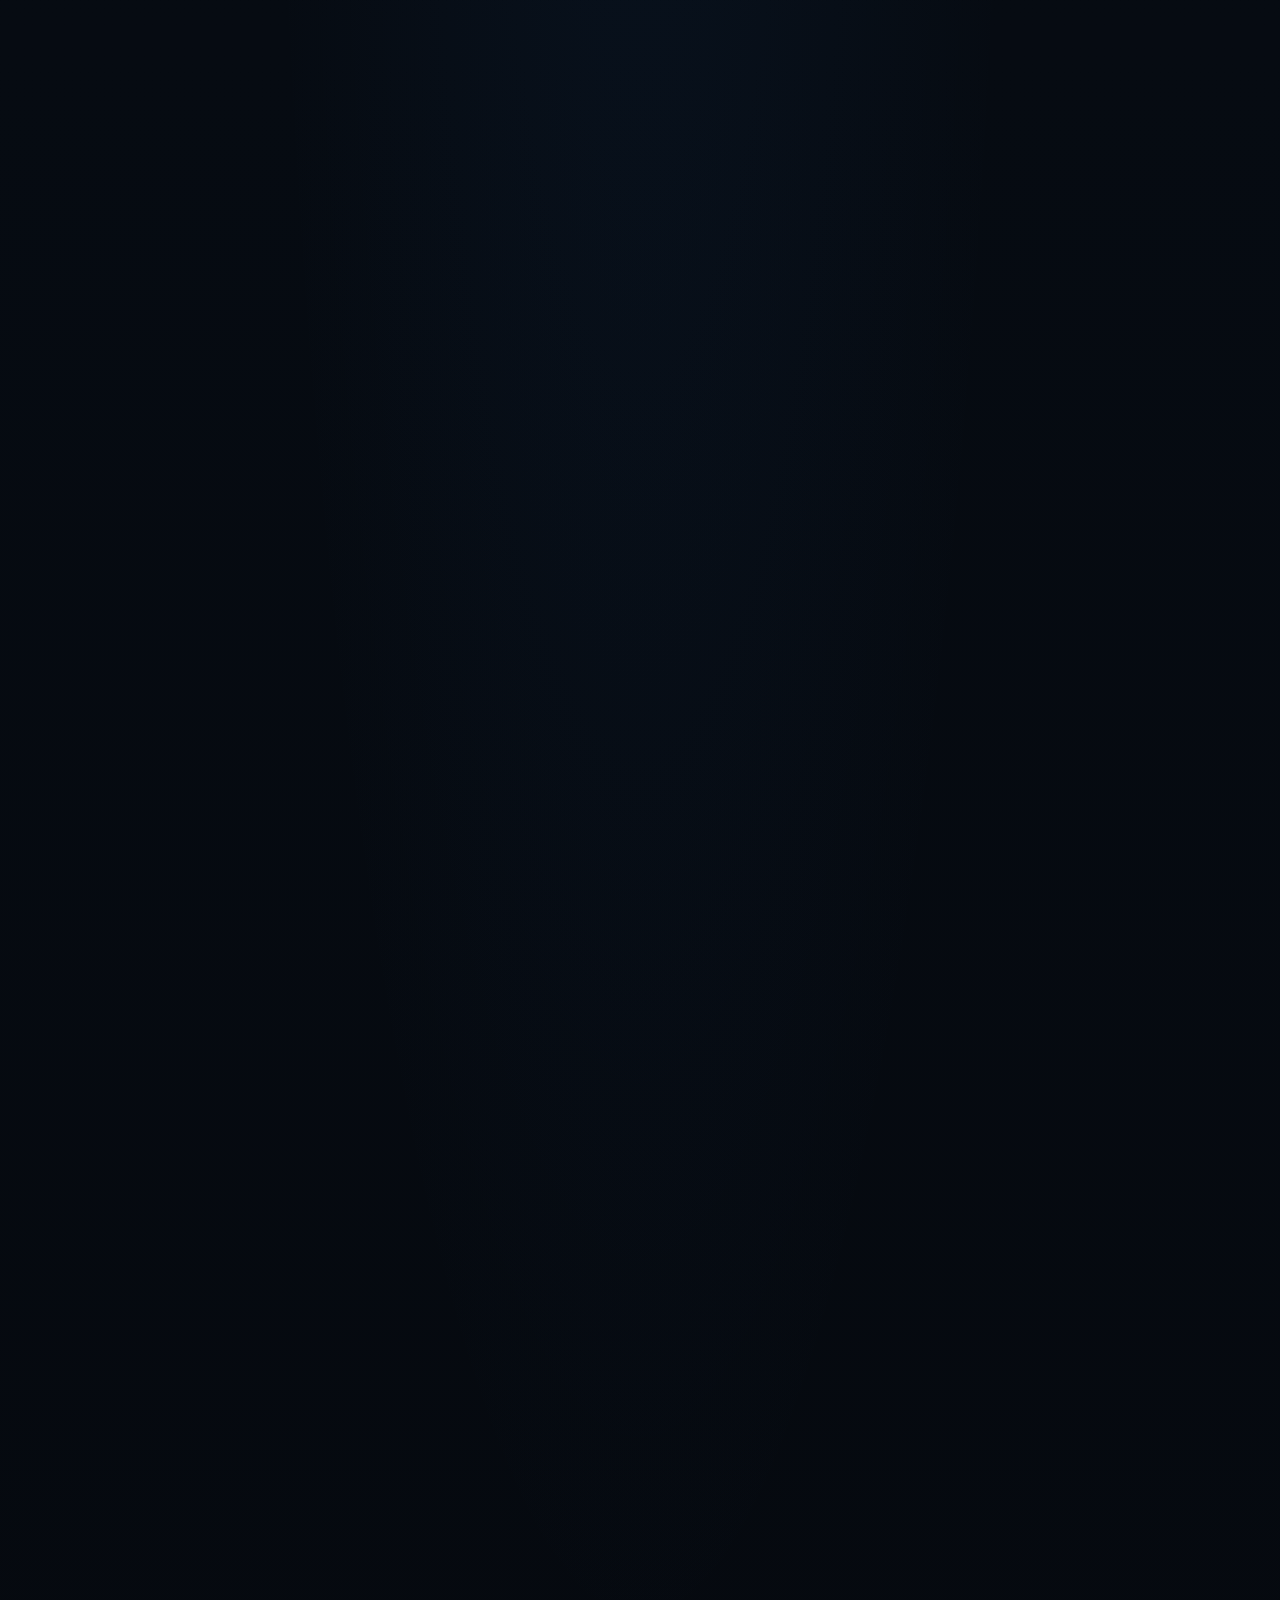
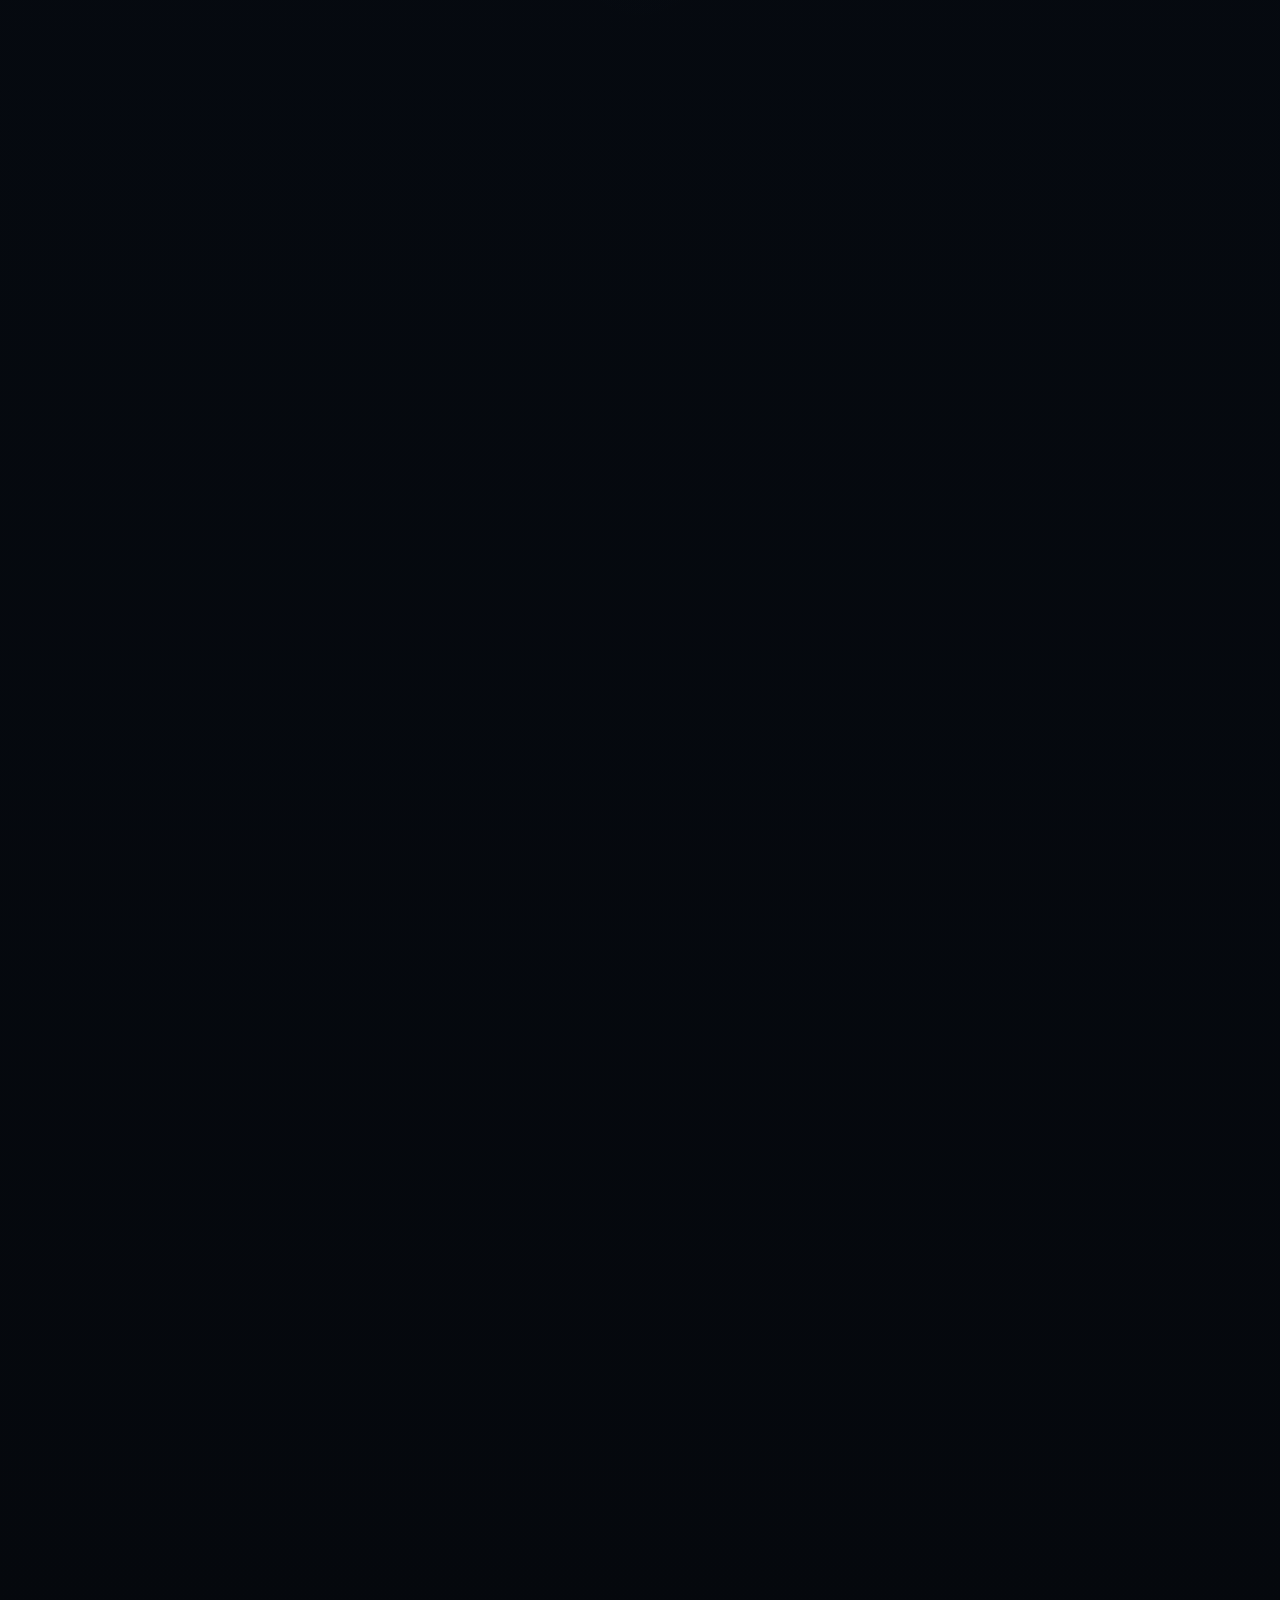
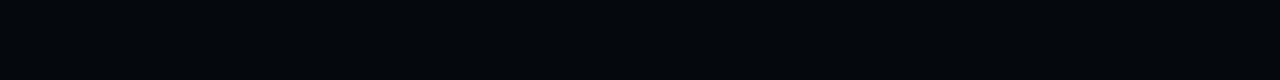
<file: home/section5.html>
<!DOCTYPE html>
<html lang="en">
<head>

<meta charset="UTF-8">
<meta name="viewport" content="width=device-width, initial-scale=1.0">

<title>Innovexa Technologies — The Signal</title>

<style>

/* =========================================================
   INNOVEXA TECHNOLOGIES
   THE SIGNAL — FINAL OVERLAP-FREE VERSION (FIXED)
========================================================= */

:root{

    --bg:#05080d;
    --bg2:#071019;

    --white:#ffffff;
    --text:#edf5fc;
    --muted:#8999a9;

    --blue:#3188ed;
    --blue-light:#8bc7ff;
    --blue-soft:#4f9ef4;

    --line:rgba(121,188,250,.16);
    --line-strong:rgba(121,188,250,.32);

    --ease:cubic-bezier(.16,1,.3,1);

}


/* =========================================================
   RESET
========================================================= */

*{
    margin:0;
    padding:0;
    box-sizing:border-box;
}


html{
    scroll-behavior:smooth;
}


body{

    min-width:320px;

    background:var(--bg);

    color:var(--text);

    font-family:
        Inter,
        "Segoe UI",
        Arial,
        sans-serif;

    overflow-x:hidden;

}


/* =========================================================
   SECTION
========================================================= */

.signal-section{

    position:relative;

    width:100%;

    height:720vh;

    background:
        radial-gradient(
            ellipse at 50% 40%,
            rgba(49,136,237,.055),
            transparent 42%
        ),
        linear-gradient(
            180deg,
            #05080d 0%,
            #060b12 50%,
            #05080d 100%
        );

    isolation:isolate;

}


/* =========================================================
   STICKY STAGE
========================================================= */

.signal-sticky{

    position:sticky;

    top:0;

    width:100%;

    height:100vh;

    height:100svh;

    min-height:620px;

    overflow:hidden;

    display:flex;

    align-items:center;

    justify-content:center;

}


/* =========================================================
   BACKGROUND GRID
========================================================= */

.signal-grid{

    position:absolute;

    inset:-20%;

    z-index:0;

    opacity:.35;

    background-image:

        linear-gradient(
            rgba(100,160,220,.035) 1px,
            transparent 1px
        ),

        linear-gradient(
            90deg,
            rgba(100,160,220,.035) 1px,
            transparent 1px
        );

    background-size:
        75px 75px;

    transform:
        perspective(900px)
        rotateX(66deg)
        translateY(23%);

    transform-origin:center bottom;

    mask-image:
        linear-gradient(
            to top,
            black,
            transparent 78%
        );

    pointer-events:none;

}


/* =========================================================
   AMBIENT LIGHT
========================================================= */

.signal-ambient{

    position:absolute;

    width:
        clamp(
            300px,
            55vw,
            900px
        );

    height:
        clamp(
            300px,
            55vw,
            900px
        );

    left:50%;
    top:50%;

    transform:
        translate(-50%,-50%);

    border-radius:50%;

    background:
        radial-gradient(
            circle,
            rgba(49,136,237,.075) 0%,
            rgba(49,136,237,.025) 34%,
            transparent 70%
        );

    filter:blur(20px);

    pointer-events:none;

    z-index:1;

}


/* =========================================================
   TOP BRAND
========================================================= */

.signal-brand{

    position:absolute;

    top:
        clamp(
            24px,
            4vw,
            48px
        );

    left:
        clamp(
            20px,
            5vw,
            72px
        );

    z-index:20;

    display:flex;

    align-items:center;

    gap:11px;

    max-width:
        calc(100% - 40px);

    padding:
        10px 14px;

    border:
        1px solid
        rgba(121,188,250,.16);

    border-radius:999px;

    background:
        rgba(5,12,22,.56);

    box-shadow:
        0 10px 28px
        rgba(0,0,0,.18),

        inset
        0 1px
        rgba(255,255,255,.06);

    backdrop-filter:
        blur(12px);

    -webkit-backdrop-filter:
        blur(12px);

    color:
        rgba(255,255,255,.52);

    font-size:10px;

    font-weight:800;

    letter-spacing:.19em;

    text-transform:uppercase;

    white-space:nowrap;

}


.signal-brand-dot{

    width:6px;
    height:6px;

    flex:none;

    border-radius:50%;

    background:
        var(--blue-light);

    box-shadow:
        0 0 14px
        rgba(139,199,255,.8);

}


/* =========================================================
   PROGRESS
========================================================= */

.signal-progress{

    position:absolute;

    top:50%;

    right:
        clamp(
            20px,
            4vw,
            60px
        );

    transform:
        translateY(-50%);

    z-index:20;

    width:1px;

    height:150px;

    background:
        rgba(255,255,255,.09);

    display:none;

}


.signal-progress-fill{

    position:absolute;

    top:0;
    left:0;

    width:100%;

    height:0%;

    background:
        linear-gradient(
            to bottom,
            var(--blue-light),
            var(--blue)
        );

    box-shadow:
        0 0 12px
        rgba(49,136,237,.5);

    transition:
        height .15s linear;

}


.signal-progress-label{

    position:absolute;

    top:
        calc(100% + 12px);

    right:-9px;

    transform:
        translateX(50%);

    color:
        rgba(255,255,255,.35);

    font-size:9px;

    font-weight:800;

    letter-spacing:.1em;

    white-space:nowrap;

}


/* =========================================================
   CANVAS
========================================================= */

#signalCanvas{

    position:absolute;

    inset:0;

    width:100%;
    height:100%;

    z-index:4;

    pointer-events:none;

}


/* =========================================================
   CENTER CORE
========================================================= */

.signal-core{

    position:absolute;

    left:50%;
    top:50%;

    width:
        clamp(
            130px,
            18vw,
            260px
        );

    height:
        clamp(
            130px,
            18vw,
            260px
        );

    transform:
        translate(-50%,-50%)
        scale(.35);

    border-radius:50%;

    z-index:6;

    opacity:.15;

    pointer-events:none;

    transform-style:preserve-3d;

    will-change:
        transform,
        opacity;

}


.signal-core-ring{

    position:absolute;

    inset:0;

    border-radius:50%;

    border:
        1px solid
        rgba(139,199,255,.28);

    transform:
        rotateX(70deg)
        rotateZ(20deg);

    box-shadow:
        0 0 45px
        rgba(49,136,237,.06);

    animation:
        coreOrbit
        8s
        linear
        infinite;

}


.signal-core-ring:nth-child(2){

    inset:15%;

    transform:
        rotateX(70deg)
        rotateZ(-35deg);

    opacity:.65;

    animation-duration:6s;

}


.signal-core-ring:nth-child(3){

    inset:30%;

    transform:
        rotateX(70deg)
        rotateZ(70deg);

    opacity:.5;

    animation-duration:4.5s;

}


.signal-core-center{

    position:absolute;

    left:50%;
    top:50%;

    width:18%;
    height:18%;

    transform:
        translate(-50%,-50%);

    border-radius:50%;

    background:
        radial-gradient(
            circle,
            #ffffff 0%,
            var(--blue-light) 24%,
            var(--blue) 55%,
            transparent 72%
        );

    box-shadow:
        0 0 25px
        rgba(114,182,255,.75),

        0 0 70px
        rgba(49,136,237,.32);

}


@keyframes coreOrbit{

    from{

        transform:
            rotateX(70deg)
            rotateZ(0deg);

    }

    to{

        transform:
            rotateX(70deg)
            rotateZ(360deg);

    }

}


/* =========================================================
   TEXT LAYER
   FIX: added transition + .is-hidden state so this whole
   block (title/description) can be faded out completely
   before the final panel appears — this was the missing
   piece causing the overlap in the screenshot.
========================================================= */

.signal-copy{

    position:absolute;

    left:
        clamp(
            24px,
            7vw,
            110px
        );

    top:50%;

    transform:
        translateY(-50%);

    z-index:12;

    width:
        min(
            520px,
            calc(100% - 48px)
        );

    pointer-events:none;

    opacity:1;

    visibility:visible;

    transition:
        opacity .5s var(--ease),
        visibility 0s linear .5s;

}


.signal-copy.is-hidden{

    opacity:0;

    visibility:hidden;

    transition:
        opacity .5s var(--ease),
        visibility 0s linear 0s;

}


/* =========================================================
   KICKER
========================================================= */

.signal-kicker{

    display:flex;

    align-items:center;

    gap:10px;

    width:max-content;

    max-width:100%;

    margin-bottom:22px;

    padding:
        8px 12px;

    border:
        1px solid
        rgba(139,199,255,.16);

    border-radius:999px;

    background:
        rgba(49,136,237,.06);

    color:
        var(--blue-light);

    font-size:9px;

    font-weight:800;

    letter-spacing:.18em;

    text-transform:uppercase;

}


.signal-kicker-line{

    width:25px;
    height:1px;

    background:
        linear-gradient(
            90deg,
            transparent,
            var(--blue-light)
        );

}


/* =========================================================
   TITLE WRAPPER
   IMPORTANT:
   Fixed visual area prevents title/description collision.
========================================================= */

.signal-title{

    position:relative;

    width:100%;

    /*
     * FIX: 150px was a guessed fixed height sized for a
     * 2-line title. Longer titles (4-5 lines) overflowed
     * past it and showed through the description below.
     * JS now measures every title's real rendered height
     * on load/resize and sets this via inline style, so
     * this value is only a fallback before JS runs.
     */

    height:
        190px;

    overflow:visible;

    color:
        var(--white);

    /*
     * FIX: reduced so long titles wrap into fewer lines
     * and stay readable at this box width.
     */

    font-size:
        clamp(
            30px,
            3.6vw,
            52px
        );

    line-height:1.12;

    letter-spacing:-.045em;

    font-weight:850;

}


/* =========================================================
   TITLE ITEMS
   IMPORTANT:
   Only active layer is visible.
========================================================= */

.signal-title > span{

    position:absolute;

    left:0;
    top:0;

    width:100%;

    display:block;

    visibility:hidden;

    opacity:0;

    z-index:0;

    transform:
        translate3d(0,24px,0)
        scale(.985);

    transition:
        opacity .48s var(--ease),
        transform .68s var(--ease),
        visibility 0s linear .68s;

    will-change:
        opacity,
        transform;

}


.signal-title > span.active{

    visibility:visible;

    opacity:1;

    z-index:2;

    transform:
        translate3d(0,0,0)
        scale(1);

    transition:
        opacity .48s var(--ease),
        transform .68s var(--ease),
        visibility 0s linear 0s;

}


/* =========================================================
   ACCENT WORD
========================================================= */

.signal-title .accent{

    color:transparent;

    background:
        linear-gradient(
            100deg,
            #ffffff 10%,
            #a4d2ff 48%,
            #3188ed 100%
        );

    -webkit-background-clip:text;

    background-clip:text;

}


/* =========================================================
   DESCRIPTION
   Separated from title with fixed spacing.
========================================================= */

.signal-description{

    position:relative;

    width:100%;

    /* Fallback height before JS measures the real content. */

    height:78px;

    margin-top:22px;

    overflow:hidden;

    max-width:410px;

    color:
        var(--muted);

    font-size:
        clamp(
            12px,
            1vw,
            14px
        );

    line-height:1.75;

}


.signal-description > span{

    position:absolute;

    left:0;
    top:0;

    width:100%;

    display:block;

    visibility:hidden;

    opacity:0;

    transform:
        translate3d(0,12px,0);

    transition:
        opacity .4s ease,
        transform .55s var(--ease),
        visibility 0s linear .55s;

}


.signal-description > span.active{

    visibility:visible;

    opacity:1;

    transform:
        translate3d(0,0,0);

    transition:
        opacity .4s ease .08s,
        transform .55s var(--ease) .08s,
        visibility 0s linear 0s;

}


/* =========================================================
   STAGE
   FIX: added transition + .is-hidden state, same reasoning
   as .signal-copy above.
========================================================= */

.signal-stage{

    position:absolute;

    right:
        clamp(
            50px,
            10vw,
            170px
        );

    top:50%;

    transform:
        translateY(-50%);

    z-index:12;

    text-align:right;

    pointer-events:none;

    opacity:1;

    visibility:visible;

    transition:
        opacity .5s var(--ease),
        visibility 0s linear .5s;

}


.signal-stage.is-hidden{

    opacity:0;

    visibility:hidden;

    transition:
        opacity .5s var(--ease),
        visibility 0s linear 0s;

}


.signal-stage-number{

    display:block;

    margin-bottom:10px;

    color:
        rgba(139,199,255,.55);

    font-size:9px;

    font-weight:800;

    letter-spacing:.16em;

}


.signal-stage-name{

    color:
        rgba(255,255,255,.72);

    font-size:10px;

    font-weight:800;

    letter-spacing:.16em;

    text-transform:uppercase;

}


/* =========================================================
   BOTTOM PATH
========================================================= */

.signal-path{

    position:absolute;

    left:50%;

    bottom:
        clamp(
            28px,
            5vw,
            60px
        );

    transform:
        translateX(-50%);

    z-index:15;

    display:flex;

    align-items:center;

    gap:
        clamp(
            8px,
            1.6vw,
            22px
        );

    white-space:nowrap;

}


.signal-path-item{

    color:
        rgba(255,255,255,.24);

    font-size:
        clamp(
            7px,
            .65vw,
            9px
        );

    font-weight:800;

    letter-spacing:.12em;

    transition:
        color .5s ease,
        text-shadow .5s ease;

}


.signal-path-item.active{

    color:
        rgba(139,199,255,.92);

    text-shadow:
        0 0 15px
        rgba(49,136,237,.3);

}


.signal-path-separator{

    width:
        clamp(
            10px,
            1.5vw,
            20px
        );

    height:1px;

    background:
        rgba(255,255,255,.09);

}


/* =========================================================
   FINAL MESSAGE
========================================================= */

.signal-final{

    position:absolute;

    left:50%;
    top:50%;

    z-index:14;

    width:
        min(
            900px,
            calc(100% - 40px)
        );

    text-align:center;

    opacity:0;

    visibility:hidden;

    transform:
        translate(-50%,-45%)
        scale(.96);

    pointer-events:none;

    transition:
        opacity .8s var(--ease),
        transform 1s var(--ease),
        visibility 0s linear 1s;

}


.signal-final.active{

    opacity:1;

    visibility:visible;

    transform:
        translate(-50%,-50%)
        scale(1);

    transition:
        opacity .8s var(--ease) .25s,
        transform 1s var(--ease) .25s,
        visibility 0s linear 0s;

}


.signal-final-eyebrow{

    margin-bottom:18px;

    color:
        var(--blue-light);

    font-size:9px;

    font-weight:800;

    letter-spacing:.20em;

}


.signal-final-title{

    color:
        var(--white);

    font-size:
        clamp(
            42px,
            5.5vw,
            76px
        );

    line-height:.92;

    letter-spacing:-.055em;

    font-weight:900;

}


.signal-final-title span{

    color:transparent;

    background:
        linear-gradient(
            100deg,
            #ffffff,
            #8bc7ff,
            #3188ed
        );

    -webkit-background-clip:text;

    background-clip:text;

}


.signal-final-text{

    max-width:620px;

    margin:24px auto 0;

    color:
        var(--muted);

    font-size:
        clamp(
            12px,
            1.1vw,
            15px
        );

    line-height:1.8;

}


.signal-final-button{

    display:inline-flex;

    align-items:center;

    gap:13px;

    margin-top:28px;

    padding:
        13px 20px;

    border:
        1px solid
        rgba(139,199,255,.24);

    border-radius:100px;

    color:
        var(--white);

    background:
        rgba(49,136,237,.07);

    font-size:9px;

    font-weight:800;

    letter-spacing:.13em;

    text-transform:uppercase;

    text-decoration:none;

    pointer-events:auto;

    transition:
        transform .35s ease,
        background .35s ease,
        border-color .35s ease,
        box-shadow .35s ease;

}


.signal-final-button:hover{

    transform:
        translateY(-3px);

    border-color:
        rgba(139,199,255,.48);

    background:
        rgba(49,136,237,.14);

    box-shadow:
        0 15px 45px
        rgba(0,0,0,.28),

        0 0 30px
        rgba(49,136,237,.08);

}


.signal-final-arrow{

    color:
        var(--blue-light);

    font-size:16px;

    line-height:1;

}


/* =========================================================
   TABLET
========================================================= */

@media (max-width:900px){

    .signal-section{

        height:650vh;

    }


    .signal-copy{

        left:32px;

        width:
            min(
                400px,
                calc(100% - 64px)
            );

    }


    .signal-title{

        height:170px;

        font-size:
            clamp(
                28px,
                4.6vw,
                44px
            );

    }


    .signal-description{

        height:76px;

    }


    .signal-stage{

        right:70px;

    }


    .signal-progress{

        right:24px;

        height:120px;

    }

}


/* =========================================================
   MOBILE
========================================================= */

@media (max-width:700px){

    .signal-section{

        height:620vh;

    }


    .signal-sticky{

        min-height:560px;

    }


    .signal-grid{

        background-size:
            55px 55px;

        opacity:.22;

        transform:
            perspective(700px)
            rotateX(68deg)
            translateY(28%);

    }


    .signal-brand{

        top:22px;

        left:20px;

        padding:
            8px 11px;

        font-size:7px;

        letter-spacing:.13em;

    }


    .signal-progress{

        top:44%;

        right:15px;

        height:100px;

    }


    .signal-copy{

        top:
            clamp(
                118px,
                19vh,
                150px
            );

        left:20px;

        width:
            calc(100% - 55px);

        transform:none;

    }


    .signal-kicker{

        margin-bottom:14px;

        padding:
            7px 9px;

        font-size:7px;

        letter-spacing:.13em;

    }


    /* =====================================================
       MOBILE TITLE AREA
       Extra height prevents description overlap.
    ===================================================== */

    .signal-title{

        height:145px;

        font-size:
            clamp(
                24px,
                6.8vw,
                34px
            );

        line-height:1.1;

        letter-spacing:-.04em;

    }


    .signal-description{

        height:76px;

        margin-top:18px;

        max-width:275px;

        font-size:10px;

        line-height:1.7;

    }


    .signal-stage{

        right:35px;

        top:auto;

        bottom:120px;

        transform:none;

    }


    .signal-stage-number{

        font-size:7px;

    }


    .signal-stage-name{

        font-size:7px;

        letter-spacing:.11em;

    }


    .signal-path{

        bottom:30px;

        width:
            calc(100% - 32px);

        justify-content:center;

        gap:7px;

        overflow:hidden;

    }


    .signal-path-item{

        font-size:6px;

        letter-spacing:.06em;

    }


    .signal-path-separator{

        width:7px;

    }


    .signal-core{

        width:185px;

        height:185px;

        top:59%;

        opacity:.8;

    }


    .signal-final{

        width:
            calc(100% - 34px);

        top:55%;

    }


    .signal-final-eyebrow{

        font-size:7px;

        margin-bottom:13px;

    }


    .signal-final-title{

        font-size:
            clamp(
                35px,
                10vw,
                48px
            );

    }


    .signal-final-text{

        margin-top:17px;

        font-size:10px;

        line-height:1.7;

    }


    .signal-final-button{

        margin-top:21px;

        padding:
            11px 16px;

        font-size:7px;

    }

}


/* =========================================================
   SMALL MOBILE
========================================================= */

@media (max-width:430px){

    .signal-section{

        height:600vh;

    }


    .signal-copy{

        top:110px;

        width:
            calc(100% - 54px);

    }


    .signal-title{

        height:130px;

        font-size:
            clamp(
                22px,
                7.8vw,
                30px
            );

    }


    .signal-description{

        height:72px;

        max-width:260px;

        font-size:9.5px;

    }


    .signal-core{

        width:150px;

        height:150px;

        top:60%;

    }


    .signal-stage{

        bottom:108px;

        right:27px;

    }


    .signal-progress{

        right:10px;

        height:80px;

    }


    .signal-path-item:nth-child(3),
    .signal-path-item:nth-child(4){

        display:none;

    }

}


/* =========================================================
   VERY SMALL HEIGHT DEVICES
========================================================= */

@media (max-height:700px) and (min-width:701px){

    .signal-copy{

        transform:
            translateY(-46%);

    }


    .signal-title{

        height:132px;

    }


    .signal-description{

        height:70px;

        margin-top:17px;

    }

}


/* =========================================================
   REDUCED MOTION
========================================================= */

@media (prefers-reduced-motion:reduce){

    html{
        scroll-behavior:auto;
    }


    .signal-core-ring{

        animation:none;

    }


    .signal-title > span,
    .signal-description > span,
    .signal-final,
    .signal-copy,
    .signal-stage{

        transition:none;

    }

}

</style>
</head>


<body>


<!-- =========================================================
     THE SIGNAL
========================================================= -->

<section
    class="signal-section"
    id="the-signal"
>

    <div class="signal-sticky">


        <!-- BACKGROUND -->

        <div class="signal-grid"></div>

        <div class="signal-ambient"></div>


        <!-- BRAND -->

        <div class="signal-brand">

            <span
                class="signal-brand-dot"
            ></span>

            INNOVEXA / THE SIGNAL

        </div>


        <!-- PROGRESS -->

        <div class="signal-progress" style="display:none;">

            <div
                class="signal-progress-fill"
                id="signalProgressFill"
            ></div>

            <span
                class="signal-progress-label"
                id="signalProgressLabel"
            >
                00%
            </span>

        </div>


        <!-- CANVAS -->

        <canvas
            id="signalCanvas"
        ></canvas>


        <!-- CORE -->

        <div
            class="signal-core"
            id="signalCore"
        >

            <div class="signal-core-ring"></div>

            <div class="signal-core-ring"></div>

            <div class="signal-core-ring"></div>

            <div class="signal-core-center"></div>

        </div>


        <!-- =================================================
             MAIN CONTENT
        ================================================== -->

        <div class="signal-copy" id="signalCopy">


            <div class="signal-kicker">

                <span
                    class="signal-kicker-line"
                ></span>

                DIGITAL EVOLUTION

            </div>


            <!-- =================================================
                 TITLE
            ================================================= -->

            <h2 class="signal-title">


                <span
                    class="active"
                    data-title="0"
                >

                    Every idea starts with a
                    <br>

                    <span class="accent">
                        signal.
                    </span>

                </span>


                <span data-title="1">

                    We turn scattered information
                    <br>

                    into a clear
                    <span class="accent">
                        direction.
                    </span>

                </span>


                <span data-title="2">

                    We connect the right pieces
                    <br>

                    to create meaningful
                    <span class="accent">
                        experiences.
                    </span>

                </span>


                <span data-title="3">

                    We bring technology together
                    <br>

                    as one intelligent
                    <span class="accent">
                        system.
                    </span>

                </span>


                <span data-title="4">

                    So people can use technology
                    <br>

                    without feeling its
                    <span class="accent">
                        complexity.
                    </span>

                </span>


            </h2>


            <!-- =================================================
                 DESCRIPTION
            ================================================== -->

            <div class="signal-description">


                <span
                    class="active"
                    data-description="0"
                >

                    The starting point is never
                    technology. It is understanding
                    what deserves to be built.

                </span>


                <span data-description="1">

                    We find the patterns inside
                    complexity and turn them into
                    decisions that make sense.

                </span>


                <span data-description="2">

                    Products become stronger when
                    design, technology and human
                    behaviour work together.

                </span>


                <span data-description="3">

                    The result is not a collection
                    of disconnected features.
                    It is one connected digital system.

                </span>


                <span data-description="4">

                    When everything works together,
                    technology becomes almost invisible
                    — and the experience becomes obvious.

                </span>


            </div>


        </div>


        <!-- =================================================
             STAGE
        ================================================== -->

        <div class="signal-stage" id="signalStage" style="display:none;">

            <span
                class="signal-stage-number"
                id="signalStageNumber"
            >
                01 / 05
            </span>


            <span
                class="signal-stage-name"
                id="signalStageName"
            >
                SIGNAL
            </span>

        </div>


        <!-- =================================================
             PATH
        ================================================== -->

        <div class="signal-path">


            <span
                class="signal-path-item active"
                data-path="0"
            >
                SIGNAL
            </span>


            <span
                class="signal-path-separator"
            ></span>


            <span
                class="signal-path-item"
                data-path="1"
            >
                DIRECTION
            </span>


            <span
                class="signal-path-separator"
            ></span>


            <span
                class="signal-path-item"
                data-path="2"
            >
                CONNECTION
            </span>


            <span
                class="signal-path-separator"
            ></span>


            <span
                class="signal-path-item"
                data-path="3"
            >
                SYSTEM
            </span>


            <span
                class="signal-path-separator"
            ></span>


            <span
                class="signal-path-item"
                data-path="4"
            >
                EXPERIENCE
            </span>


        </div>


        <!-- =================================================
             FINAL
        ================================================== -->

        <div
            class="signal-final"
            id="signalFinal"
        >


            <div class="signal-final-eyebrow">

                FROM AN IDEA TO SOMETHING PEOPLE CAN USE

            </div>


            <h2 class="signal-final-title">

                Technology should
                <br>

                create
                <span>
                    momentum.
                </span>

            </h2>


            <p class="signal-final-text">

                We transform ideas, information and
                technology into connected digital
                experiences that are easier to understand,
                easier to use and built to move forward.

            </p>


            <a
                href="services.html"
                class="signal-final-button"
            >

                SEE HOW WE THINK

                <span
                    class="signal-final-arrow"
                >
                    →
                </span>

            </a>


        </div>


    </div>

</section>



<script>

/* =========================================================
   INNOVEXA TECHNOLOGIES
   THE SIGNAL — 3D ENGINE (FIXED)
========================================================= */

(function(){

    "use strict";


    /* ======================================================
       ELEMENTS
    ====================================================== */

    const section =
        document.getElementById(
            "the-signal"
        );

    const canvas =
        document.getElementById(
            "signalCanvas"
        );

    const ctx =
        canvas.getContext(
            "2d"
        );

    const core =
        document.getElementById(
            "signalCore"
        );

    const progressFill =
        document.getElementById(
            "signalProgressFill"
        );

    const progressLabel =
        document.getElementById(
            "signalProgressLabel"
        );

    const stageNumber =
        document.getElementById(
            "signalStageNumber"
        );

    const stageName =
        document.getElementById(
            "signalStageName"
        );

    const finalPanel =
        document.getElementById(
            "signalFinal"
        );

    /*
     * FIX: cached references to the copy block and the
     * stage indicator so they can be hidden completely
     * once the final panel takes over the screen.
     */

    const copyPanel =
        document.getElementById(
            "signalCopy"
        );

    const stagePanel =
        document.getElementById(
            "signalStage"
        );

    const titleItems =
        Array.from(
            document.querySelectorAll(
                "[data-title]"
            )
        );

    const descriptionItems =
        Array.from(
            document.querySelectorAll(
                "[data-description]"
            )
        );

    const pathItems =
        Array.from(
            document.querySelectorAll(
                "[data-path]"
            )
        );

    /*
     * FIX: wrapper elements whose height must fit the
     * tallest title / description among all 5 stages.
     * Their CSS height is only a fallback — JS measures
     * the real content and overrides it, so long titles
     * (e.g. "We bring technology together as one
     * intelligent system.") never overflow into the
     * description below.
     */

    const titleWrapper =
        document.querySelector(
            ".signal-title"
        );

    const descriptionWrapper =
        document.querySelector(
            ".signal-description"
        );


    if(
        !section ||
        !canvas ||
        !ctx
    ){

        return;

    }


    /* ======================================================
       MOTION
    ====================================================== */

    const reduceMotion =
        window.matchMedia(
            "(prefers-reduced-motion: reduce)"
        ).matches;


    /* ======================================================
       CONFIG
    ====================================================== */

    /*
     * FIX: single source of truth for the final-reveal
     * threshold. The copy/stage blocks start fading out
     * slightly BEFORE this point (see FINAL_FADE_LEAD) so
     * there is never a frame where both the last title
     * and the final panel are fully opaque at once.
     */

    const FINAL_THRESHOLD = .84;

    const FINAL_FADE_LEAD = .04;


    /* ======================================================
       STATE
    ====================================================== */

    let width = 0;

    let height = 0;

    let dpr = 1;

    let targetProgress = 0;

    let currentProgress = 0;

    let mouseX = 0;

    let mouseY = 0;

    let smoothMouseX = 0;

    let smoothMouseY = 0;

    let lastStage = -1;

    let particles = [];

    let nodes = [];

    let animationId = null;

    let autoProgressStarted = false;

    let autoProgressStartedAt = 0;

    let sectionInView = false;

    const sectionObserver =
        "IntersectionObserver" in window
            ? new IntersectionObserver(
                function(entries){
                    sectionInView =
                        entries.some(
                            function(entry){
                                return entry.isIntersecting;
                            }
                        );
                },
                {
                    threshold:0
                }
            )
            : null;

    if(sectionObserver){
        sectionObserver.observe(section);
    }
    else{
        sectionInView = true;
    }

    let lastRenderTime = performance.now();


    /* ======================================================
       STAGES
    ====================================================== */

    const stages = [

        "SIGNAL",

        "DIRECTION",

        "CONNECTION",

        "SYSTEM",

        "EXPERIENCE"

    ];


    /* ======================================================
       UTILITY
    ====================================================== */

    function clamp(
        value,
        min,
        max
    ){

        return Math.max(
            min,
            Math.min(
                max,
                value
            )
        );

    }


    function lerp(
        a,
        b,
        amount
    ){

        return a +
            (
                b -
                a
            ) *
            amount;

    }


    function ease(
        value
    ){

        value =
            clamp(
                value,
                0,
                1
            );

        return (
            value *
            value *
            (
                3 -
                2 *
                value
            )
        );

    }


    function random(
        min,
        max
    ){

        return (
            Math.random() *
            (
                max -
                min
            )
        ) +
        min;

    }


    /* ======================================================
       PROGRESS
    ====================================================== */

    function calculateProgress(){

        const rect =
            section.getBoundingClientRect();

        const total =
            section.offsetHeight -
            window.innerHeight;


        if(
            total <= 0
        ){

            return 0;

        }


        return clamp(
            -rect.top /
            total,
            0,
            1
        );

    }

    function updateAutoProgress(deltaMs){

        if(!sectionInView){
            return;
        }

        if(!autoProgressStarted){
            autoProgressStartedAt = performance.now();
            autoProgressStarted = true;
        }

        const elapsed = performance.now() - autoProgressStartedAt;

        if(elapsed < 1800){
            return;
        }

        const autoSpeed = 0.00011 * deltaMs;
        targetProgress = Math.min(1, targetProgress + autoSpeed);

    }


    /* ======================================================
       FIT TITLE / DESCRIPTION HEIGHT TO REAL CONTENT
       FIX: this is the permanent fix for the title text
       overflowing behind the description. Instead of
       guessing a fixed pixel height in CSS (which breaks
       the moment any stage's text wraps differently),
       we measure every stage's actual rendered height —
       even the hidden/inactive ones, since they still lay
       out normally under visibility:hidden — and size the
       wrapper to the tallest one. Runs on load and resize,
       so it stays correct at any screen width, any font,
       any future text change.
    ====================================================== */

    function measureAndFitTextBlocks(){

        if(
            titleWrapper
        ){

            let maxTitleHeight = 0;


            titleItems.forEach(
                function(item){

                    const itemHeight =
                        item.offsetHeight;


                    if(
                        itemHeight >
                        maxTitleHeight
                    ){

                        maxTitleHeight =
                            itemHeight;

                    }

                }
            );


            if(
                maxTitleHeight > 0
            ){

                titleWrapper.style.height =
                    maxTitleHeight +
                    "px";

            }

        }


        if(
            descriptionWrapper
        ){

            let maxDescriptionHeight = 0;


            descriptionItems.forEach(
                function(item){

                    const itemHeight =
                        item.offsetHeight;


                    if(
                        itemHeight >
                        maxDescriptionHeight
                    ){

                        maxDescriptionHeight =
                            itemHeight;

                    }

                }
            );


            if(
                maxDescriptionHeight > 0
            ){

                descriptionWrapper.style.height =
                    maxDescriptionHeight +
                    "px";

            }

        }

    }


    /* ======================================================
       RESIZE
    ====================================================== */

    function resize(){

        width =
            window.innerWidth;

        height =
            window.innerHeight;


        dpr =
            Math.min(
                window.devicePixelRatio ||
                1,
                2
            );


        canvas.width =
            Math.round(
                width *
                dpr
            );


        canvas.height =
            Math.round(
                height *
                dpr
            );


        canvas.style.width =
            width +
            "px";


        canvas.style.height =
            height +
            "px";


        ctx.setTransform(
            dpr,
            0,
            0,
            dpr,
            0,
            0
        );


        createScene();


        measureAndFitTextBlocks();

    }


    /* ======================================================
       CREATE SCENE
    ====================================================== */

    function createScene(){

        particles = [];

        nodes = [];


        const mobile =
            width <= 700;


        const tablet =
            width > 700 &&
            width <= 1000;


        let particleCount =
            mobile
            ? 80
            : tablet
                ? 130
                : 210;


        if(
            reduceMotion
        ){

            particleCount =
                mobile
                ? 35
                : 70;

        }


        for(
            let i = 0;
            i < particleCount;
            i++
        ){

            particles.push({

                angle:
                    random(
                        0,
                        Math.PI * 2
                    ),

                radius:
                    random(
                        70,
                        Math.max(
                            width,
                            height
                        ) *
                        .72
                    ),

                depth:
                    random(
                        .25,
                        1
                    ),

                size:
                    random(
                        .45,
                        mobile
                        ? 1.5
                        : 2.2
                    ),

                speed:
                    random(
                        .0002,
                        .0008
                    ),

                phase:
                    random(
                        0,
                        Math.PI * 2
                    ),

                alpha:
                    random(
                        .18,
                        .72
                    )

            });

        }


        const nodeCount =
            mobile
            ? 13
            : tablet
                ? 22
                : 34;


        for(
            let i = 0;
            i < nodeCount;
            i++
        ){

            nodes.push({

                x:
                    random(
                        -.85,
                        .85
                    ),

                y:
                    random(
                        -.62,
                        .62
                    ),

                z:
                    random(
                        -.8,
                        .8
                    ),

                size:
                    random(
                        1,
                        2.8
                    ),

                pulse:
                    random(
                        0,
                        Math.PI * 2
                    )

            });

        }

    }


    /* ======================================================
       3D PROJECTION
    ====================================================== */

    function project(
        x,
        y,
        z
    ){

        const camera = 720;

        const depth =
            camera /
            (
                camera +
                z
            );


        return {

            x:
                width / 2 +
                x *
                depth,

            y:
                height / 2 +
                y *
                depth,

            scale:
                depth

        };

    }


    /* ======================================================
       BACKGROUND
    ====================================================== */

    function drawBackground(){

        ctx.clearRect(
            0,
            0,
            width,
            height
        );


        const gradient =
            ctx.createRadialGradient(
                width / 2,
                height / 2,
                0,
                width / 2,
                height / 2,
                Math.max(
                    width,
                    height
                ) *
                .62
            );


        gradient.addColorStop(
            0,
            "rgba(49,136,237,.045)"
        );


        gradient.addColorStop(
            .45,
            "rgba(49,136,237,.012)"
        );


        gradient.addColorStop(
            1,
            "rgba(0,0,0,0)"
        );


        ctx.fillStyle =
            gradient;


        ctx.fillRect(
            0,
            0,
            width,
            height
        );

    }


    /* ======================================================
       SIGNAL
    ====================================================== */

    function drawSignal(
        progress
    ){

        const intensity =
            1 -
            ease(
                progress /
                .28
            );


        if(
            intensity <= 0
        ){

            return;

        }


        const centerX =
            width / 2;

        const centerY =
            height / 2;


        const lines =
            width <= 700
            ? 7
            : 12;


        ctx.save();


        for(
            let i = 0;
            i < lines;
            i++
        ){

            const angle =
                (
                    i /
                    lines
                ) *
                Math.PI *
                2;


            const start =
                40 +
                (
                    i *
                    7
                );


            const length =
                Math.max(
                    width,
                    height
                ) *
                .42;


            const curve =
                Math.sin(
                    i *
                    2.8
                ) *
                100;


            ctx.beginPath();


            ctx.moveTo(

                centerX +
                Math.cos(angle) *
                start,

                centerY +
                Math.sin(angle) *
                start

            );


            ctx.quadraticCurveTo(

                centerX +
                Math.cos(
                    angle +
                    .4
                ) *
                length *
                .48 +
                curve,

                centerY +
                Math.sin(
                    angle +
                    .4
                ) *
                length *
                .48,

                centerX +
                Math.cos(angle) *
                length,

                centerY +
                Math.sin(angle) *
                length

            );


            ctx.strokeStyle =
                "rgba(79,158,244," +
                (
                    .04 *
                    intensity
                ) +
                ")";


            ctx.lineWidth =
                .7;


            ctx.stroke();

        }


        ctx.restore();

    }


    /* ======================================================
       NETWORK
    ====================================================== */

    function drawNetwork(
        progress,
        time
    ){

        const networkProgress =
            ease(
                clamp(
                    (
                        progress -
                        .18
                    ) /
                    .35,
                    0,
                    1
                )
            );


        if(
            networkProgress <= 0
        ){

            return;

        }


        const projected = [];


        nodes.forEach(
            function(node){

                const spread =
                    lerp(
                        1.45,
                        .75,
                        networkProgress
                    );


                const p =
                    project(

                        node.x *
                        width *
                        .50 *
                        spread,

                        node.y *
                        height *
                        .62 *
                        spread,

                        node.z *
                        520 *
                        spread

                    );


                projected.push(
                    p
                );

            }
        );


        ctx.save();


        for(
            let i = 0;
            i < projected.length;
            i++
        ){

            for(
                let j = i + 1;
                j < projected.length;
                j++
            ){

                const a =
                    projected[i];

                const b =
                    projected[j];


                const dx =
                    a.x -
                    b.x;


                const dy =
                    a.y -
                    b.y;


                const distance =
                    Math.sqrt(
                        dx * dx +
                        dy * dy
                    );


                const maxDistance =
                    width <= 700
                    ? 130
                    : 180;


                if(
                    distance <
                    maxDistance
                ){

                    const alpha =
                        (
                            1 -
                            distance /
                            maxDistance
                        ) *
                        .22 *
                        networkProgress;


                    ctx.beginPath();


                    ctx.moveTo(
                        a.x,
                        a.y
                    );


                    ctx.lineTo(
                        b.x,
                        b.y
                    );


                    ctx.strokeStyle =
                        "rgba(114,182,255," +
                        alpha +
                        ")";


                    ctx.lineWidth =
                        .55;


                    ctx.stroke();

                }

            }

        }


        projected.forEach(
            function(point,index){

                const pulse =
                    1 +
                    Math.sin(
                        time *
                        .0015 +
                        nodes[index].pulse
                    ) *
                    .25;


                ctx.beginPath();


                ctx.arc(
                    point.x,
                    point.y,
                    nodes[index].size *
                    point.scale *
                    pulse,
                    0,
                    Math.PI * 2
                );


                ctx.fillStyle =
                    "rgba(139,199,255," +
                    (
                        .55 *
                        networkProgress
                    ) +
                    ")";


                ctx.fill();

            }
        );


        ctx.restore();

    }


    /* ======================================================
       ARCHITECTURE
    ====================================================== */

    function drawArchitecture(
        progress
    ){

        const systemProgress =
            ease(
                clamp(
                    (
                        progress -
                        .43
                    ) /
                    .32,
                    0,
                    1
                )
            );


        if(
            systemProgress <= 0
        ){

            return;

        }


        const centerX =
            width / 2;

        const centerY =
            height / 2;


        const baseWidth =
            Math.min(
                width * .55,
                620
            );


        const baseHeight =
            Math.min(
                height * .55,
                440
            );


        const layers =
            width <= 700
            ? 3
            : 5;


        ctx.save();


        for(
            let i = 0;
            i < layers;
            i++
        ){

            const layerProgress =
                clamp(
                    systemProgress *
                    1.25 -
                    i *
                    .13,
                    0,
                    1
                );


            const w =
                baseWidth *
                (
                    .45 +
                    i *
                    .13
                );


            const h =
                baseHeight *
                (
                    .35 +
                    i *
                    .12
                );


            const x =
                centerX -
                w / 2;


            const y =
                centerY -
                h / 2;


            ctx.beginPath();


            ctx.rect(
                x,
                y,
                w *
                layerProgress,
                h *
                layerProgress
            );


            ctx.strokeStyle =
                "rgba(114,182,255," +
                (
                    .035 +
                    .045 *
                    layerProgress
                ) +
                ")";


            ctx.lineWidth = 1;


            ctx.stroke();


            const columns =
                width <= 700
                ? 3
                : 6;


            for(
                let c = 1;
                c < columns;
                c++
            ){

                const cx =
                    x +
                    (
                        w /
                        columns
                    ) *
                    c;


                ctx.beginPath();


                ctx.moveTo(
                    cx,
                    y
                );


                ctx.lineTo(
                    cx,
                    y +
                    h *
                    layerProgress
                );


                ctx.strokeStyle =
                    "rgba(114,182,255,.055)";


                ctx.lineWidth =
                    .7;


                ctx.stroke();

            }

        }


        const lineCount =
            width <= 700
            ? 5
            : 9;


        for(
            let i = 0;
            i < lineCount;
            i++
        ){

            const y =
                centerY -
                baseHeight *
                .38 +
                (
                    i /
                    (
                        lineCount -
                        1
                    )
                ) *
                baseHeight *
                .76;


            /*
             * Stable line width.
             * No Math.random() here, so architecture
             * does not flicker on every animation frame.
             */

            const lineFactor =
                .35 +
                (
                    (
                        i *
                        17
                    ) %
                    45
                ) /
                100;


            const lineWidth =
                baseWidth *
                lineFactor *
                systemProgress;


            ctx.beginPath();


            ctx.moveTo(
                centerX -
                lineWidth / 2,
                y
            );


            ctx.lineTo(
                centerX +
                lineWidth / 2,
                y
            );


            ctx.strokeStyle =
                "rgba(139,199,255,.07)";


            ctx.lineWidth =
                .8;


            ctx.stroke();

        }


        ctx.restore();

    }


    /* ======================================================
       EXPERIENCE
    ====================================================== */

    function drawExperience(
        progress,
        time
    ){

        const experienceProgress =
            ease(
                clamp(
                    (
                        progress -
                        .70
                    ) /
                    .24,
                    0,
                    1
                )
            );


        if(
            experienceProgress <= 0
        ){

            return;

        }


        const cx =
            width / 2;

        const cy =
            height / 2;


        const maxRadius =
            Math.min(
                width,
                height
            ) *
            (
                width <= 700
                ? .28
                : .38
            );


        ctx.save();


        for(
            let i = 0;
            i < 4;
            i++
        ){

            const radius =
                maxRadius *
                (
                    .35 +
                    i *
                    .22
                );


            ctx.beginPath();


            ctx.ellipse(

                cx,
                cy,

                radius,

                radius *
                (
                    .35 +
                    i *
                    .035
                ),

                i *
                .35 +
                time *
                .00005 *
                (
                    i % 2
                    ? 1
                    : -1
                ),

                0,
                Math.PI * 2

            );


            ctx.strokeStyle =
                "rgba(114,182,255," +
                (
                    .035 +
                    .025 *
                    experienceProgress
                ) +
                ")";


            ctx.lineWidth =
                .8;


            ctx.stroke();

        }


        const orbitRadius =
            maxRadius *
            .88;


        const angle =
            time *
            .0012;


        const sx =
            cx +
            Math.cos(angle) *
            orbitRadius;


        const sy =
            cy +
            Math.sin(angle) *
            orbitRadius *
            .35;


        const glow =
            ctx.createRadialGradient(
                sx,
                sy,
                0,
                sx,
                sy,
                30
            );


        glow.addColorStop(
            0,
            "rgba(255,255,255,.95)"
        );


        glow.addColorStop(
            .18,
            "rgba(139,199,255,.8)"
        );


        glow.addColorStop(
            1,
            "rgba(49,136,237,0)"
        );


        ctx.fillStyle =
            glow;


        ctx.beginPath();


        ctx.arc(
            sx,
            sy,
            30,
            0,
            Math.PI * 2
        );


        ctx.fill();


        ctx.restore();

    }


    /* ======================================================
       PARTICLES
    ====================================================== */

    function drawParticles(
        progress,
        time
    ){

        const transformation =
            ease(
                clamp(
                    progress /
                    .72,
                    0,
                    1
                )
            );


        ctx.save();


        particles.forEach(
            function(particle,index){

                const angle =
                    particle.angle +
                    time *
                    particle.speed;


                const chaosRadius =
                    particle.radius;


                const chaosX =
                    Math.cos(angle) *
                    chaosRadius;


                const chaosY =
                    Math.sin(angle) *
                    chaosRadius *
                    .72;


                const organizedRadius =
                    Math.min(
                        width,
                        height
                    ) *
                    (
                        .08 +
                        (
                            index %
                            7
                        ) *
                        .025
                    );


                const organizedX =
                    Math.cos(
                        angle *
                        1.8
                    ) *
                    organizedRadius;


                const organizedY =
                    Math.sin(
                        angle *
                        1.8
                    ) *
                    organizedRadius *
                    .55;


                const x =
                    lerp(
                        chaosX,
                        organizedX,
                        transformation
                    );


                const y =
                    lerp(
                        chaosY,
                        organizedY,
                        transformation
                    );


                const z =
                    lerp(
                        0,
                        particle.depth *
                        350,
                        transformation
                    );


                const point =
                    project(

                        x +
                        smoothMouseX *
                        25,

                        y +
                        smoothMouseY *
                        20,

                        z

                    );


                const alpha =
                    particle.alpha *
                    (
                        .35 +
                        transformation *
                        .65
                    );


                ctx.beginPath();


                ctx.arc(

                    point.x,
                    point.y,

                    Math.max(
                        .35,
                        particle.size *
                        point.scale
                    ),

                    0,
                    Math.PI * 2

                );


                ctx.fillStyle =
                    "rgba(139,199,255," +
                    alpha +
                    ")";


                ctx.fill();

            }
        );


        ctx.restore();

    }


    /* ======================================================
       CORE PULSE
    ====================================================== */

    function drawCorePulse(
        progress,
        time
    ){

        const coreProgress =
            ease(
                clamp(
                    (
                        progress -
                        .08
                    ) /
                    .72,
                    0,
                    1
                )
            );


        const cx =
            width / 2;

        const cy =
            height / 2;


        const pulse =
            1 +
            Math.sin(
                time *
                .002
            ) *
            .08;


        const radius =
            (
                width <= 700
                ? 45
                : 65
            ) *
            pulse *
            coreProgress;


        if(
            radius <= 0
        ){

            return;

        }


        const gradient =
            ctx.createRadialGradient(
                cx,
                cy,
                0,
                cx,
                cy,
                radius * 3
            );


        gradient.addColorStop(
            0,
            "rgba(255,255,255,.9)"
        );


        gradient.addColorStop(
            .08,
            "rgba(139,199,255,.75)"
        );


        gradient.addColorStop(
            .35,
            "rgba(49,136,237,.12)"
        );


        gradient.addColorStop(
            1,
            "rgba(49,136,237,0)"
        );


        ctx.fillStyle =
            gradient;


        ctx.beginPath();


        ctx.arc(
            cx,
            cy,
            radius * 3,
            0,
            Math.PI * 2
        );


        ctx.fill();

    }


    /* ======================================================
       UPDATE STAGE
    ====================================================== */

    function updateStage(
        progress
    ){

        let stage = 0;


        if(
            progress < .22
        ){

            stage = 0;

        }
        else if(
            progress < .42
        ){

            stage = 1;

        }
        else if(
            progress < .62
        ){

            stage = 2;

        }
        else if(
            progress < .82
        ){

            stage = 3;

        }
        else{

            stage = 4;

        }


        if(
            stage === lastStage
        ){

            return;

        }


        lastStage =
            stage;


        /*
         * IMPORTANT:
         * Only one title and one description can
         * visually remain active at a time.
         */

        titleItems.forEach(
            function(item){

                const isActive =
                    Number(
                        item.dataset.title
                    ) === stage;


                item.classList.toggle(
                    "active",
                    isActive
                );

            }
        );


        descriptionItems.forEach(
            function(item){

                const isActive =
                    Number(
                        item.dataset.description
                    ) === stage;


                item.classList.toggle(
                    "active",
                    isActive
                );

            }
        );


        pathItems.forEach(
            function(item){

                item.classList.toggle(
                    "active",
                    Number(
                        item.dataset.path
                    ) === stage
                );

            }
        );


        stageNumber.textContent =
            "0" +
            (
                stage +
                1
            ) +
            " / 05";


        stageName.textContent =
            stages[stage];

    }


    /* ======================================================
       CORE UI
    ====================================================== */

    function updateCore(
        progress
    ){

        const first =
            ease(
                clamp(
                    progress /
                    .20,
                    0,
                    1
                )
            );


        const finalFade =
            ease(
                clamp(
                    (
                        progress -
                        .78
                    ) /
                    .18,
                    0,
                    1
                )
            );


        const scale =
            lerp(
                .28,
                1.15,
                first
            ) *
            (
                1 -
                finalFade *
                .75
            );


        const opacity =
            lerp(
                .15,
                .85,
                first
            ) *
            (
                1 -
                finalFade
            );


        const parallaxX =
            smoothMouseX *
            12;


        const parallaxY =
            smoothMouseY *
            10;


        core.style.transform =
            "translate(" +
            (
                -50 +
                parallaxX /
                4
            ) +
            "%," +
            (
                -50 +
                parallaxY /
                4
            ) +
            "%) " +
            "scale(" +
            scale +
            ")";


        core.style.opacity =
            opacity;

    }


    /* ======================================================
       FINAL
       FIX: this used to ONLY toggle "active" on the final
       panel. Because stage 4 (the last title/description)
       had nothing to switch it off, it stayed visible
       forever after .78, so from .84 to 1.0 BOTH the last
       title/description AND the final panel were fully
       visible on screen at the same time — this was the
       exact overlap seen in the screenshot.

       Now: as soon as we cross (FINAL_THRESHOLD - LEAD),
       the copy block and stage indicator are explicitly
       faded + hidden (visibility:hidden after the fade,
       so they also stop being focusable/selectable),
       and only then does the final panel fade in.
    ====================================================== */

    function updateFinal(
        progress
    ){

        const showFinal =
            progress >=
            FINAL_THRESHOLD;


        const hideCopy =
            progress >=
            (
                FINAL_THRESHOLD -
                FINAL_FADE_LEAD
            );


        finalPanel.classList.toggle(
            "active",
            showFinal
        );


        copyPanel.classList.toggle(
            "is-hidden",
            hideCopy
        );


        stagePanel.classList.toggle(
            "is-hidden",
            hideCopy
        );

    }


    /* ======================================================
       RENDER
    ====================================================== */

    function render(
        time
    ){

        const deltaMs =
            Math.min(
                32,
                time -
                lastRenderTime
            );

        lastRenderTime = time;

        updateAutoProgress(deltaMs);

        currentProgress =
            lerp(
                currentProgress,
                targetProgress,
                reduceMotion
                ? 1
                : .075
            );


        smoothMouseX =
            lerp(
                smoothMouseX,
                mouseX,
                reduceMotion
                ? 1
                : .07
            );


        smoothMouseY =
            lerp(
                smoothMouseY,
                mouseY,
                reduceMotion
                ? 1
                : .07
            );


        drawBackground();


        drawSignal(
            currentProgress
        );


        drawParticles(
            currentProgress,
            time
        );


        drawNetwork(
            currentProgress,
            time
        );


        drawArchitecture(
            currentProgress
        );


        drawExperience(
            currentProgress,
            time
        );


        drawCorePulse(
            currentProgress,
            time
        );


        updateStage(
            currentProgress
        );


        updateCore(
            currentProgress
        );


        updateFinal(
            currentProgress
        );


        const percent =
            Math.round(
                currentProgress *
                100
            );


        progressFill.style.height =
            percent +
            "%";


        progressLabel.textContent =
            String(
                percent
            ).padStart(
                2,
                "0"
            ) +
            "%";


        animationId =
            requestAnimationFrame(
                render
            );

    }


    /* ======================================================
       MOUSE PARALLAX
    ====================================================== */

    window.addEventListener(
        "mousemove",
        function(event){

            if(
                reduceMotion ||
                window.innerWidth <= 700
            ){

                return;

            }


            mouseX =
                (
                    event.clientX /
                    window.innerWidth -
                    .5
                ) *
                2;


            mouseY =
                (
                    event.clientY /
                    window.innerHeight -
                    .5
                ) *
                2;

        },
        {
            passive:true
        }
    );


    /* ======================================================
       TOUCH
    ====================================================== */

    window.addEventListener(
        "touchmove",
        function(event){

            if(
                reduceMotion ||
                !event.touches.length
            ){

                return;

            }


            const touch =
                event.touches[0];


            mouseX =
                (
                    touch.clientX /
                    window.innerWidth -
                    .5
                ) *
                .8;


            mouseY =
                (
                    touch.clientY /
                    window.innerHeight -
                    .5
                ) *
                .8;

        },
        {
            passive:true
        }
    );


    /* ======================================================
       SCROLL
    ====================================================== */

    let scrollTick = false;


    function handleScroll(){

        if(!sectionInView){
            return;
        }

        // Keep the cinematic sequence running automatically.
        // Manual scrolling is allowed, but the section no longer
        // depends on scroll position to advance the reveal.
        targetProgress = Math.min(1, targetProgress + 0.002);

        if(
            !scrollTick
        ){

            requestAnimationFrame(
                function(){

                    scrollTick =
                        false;

                }
            );


            scrollTick =
                true;

        }

    }


    window.addEventListener(
        "scroll",
        handleScroll,
        {
            passive:true
        }
    );


    /* ======================================================
       RESIZE
    ====================================================== */

    let resizeTimer = null;


    window.addEventListener(
        "resize",
        function(){

            clearTimeout(
                resizeTimer
            );


            resizeTimer =
                setTimeout(
                    function(){

                        resize();

                        targetProgress =
                            calculateProgress();

                    },
                    120
                );

        },
        {
            passive:true
        }
    );


    /* ======================================================
       VISIBILITY
    ====================================================== */

    document.addEventListener(
        "visibilitychange",
        function(){

            if(
                document.hidden
            ){

                if(
                    animationId
                ){

                    cancelAnimationFrame(
                        animationId
                    );

                    animationId =
                        null;

                }

            }
            else{

                if(
                    !animationId
                ){

                    animationId =
                        requestAnimationFrame(
                            render
                        );

                }

            }

        }
    );


    /* ======================================================
       INITIALIZE
    ====================================================== */

    resize();


    targetProgress =
        0;


    currentProgress =
        targetProgress;


    animationId =
        requestAnimationFrame(
            render
        );


    /*
     * FIX: web fonts often finish loading slightly after
     * first paint, which can change how each title wraps
     * and how tall it actually is. Re-measure once fonts
     * are ready so the box size stays accurate.
     */

    if(
        document.fonts &&
        document.fonts.ready
    ){

        document.fonts.ready.then(
            function(){

                measureAndFitTextBlocks();

            }
        );

    }


})();

</script>

</body>
</html>
</file>
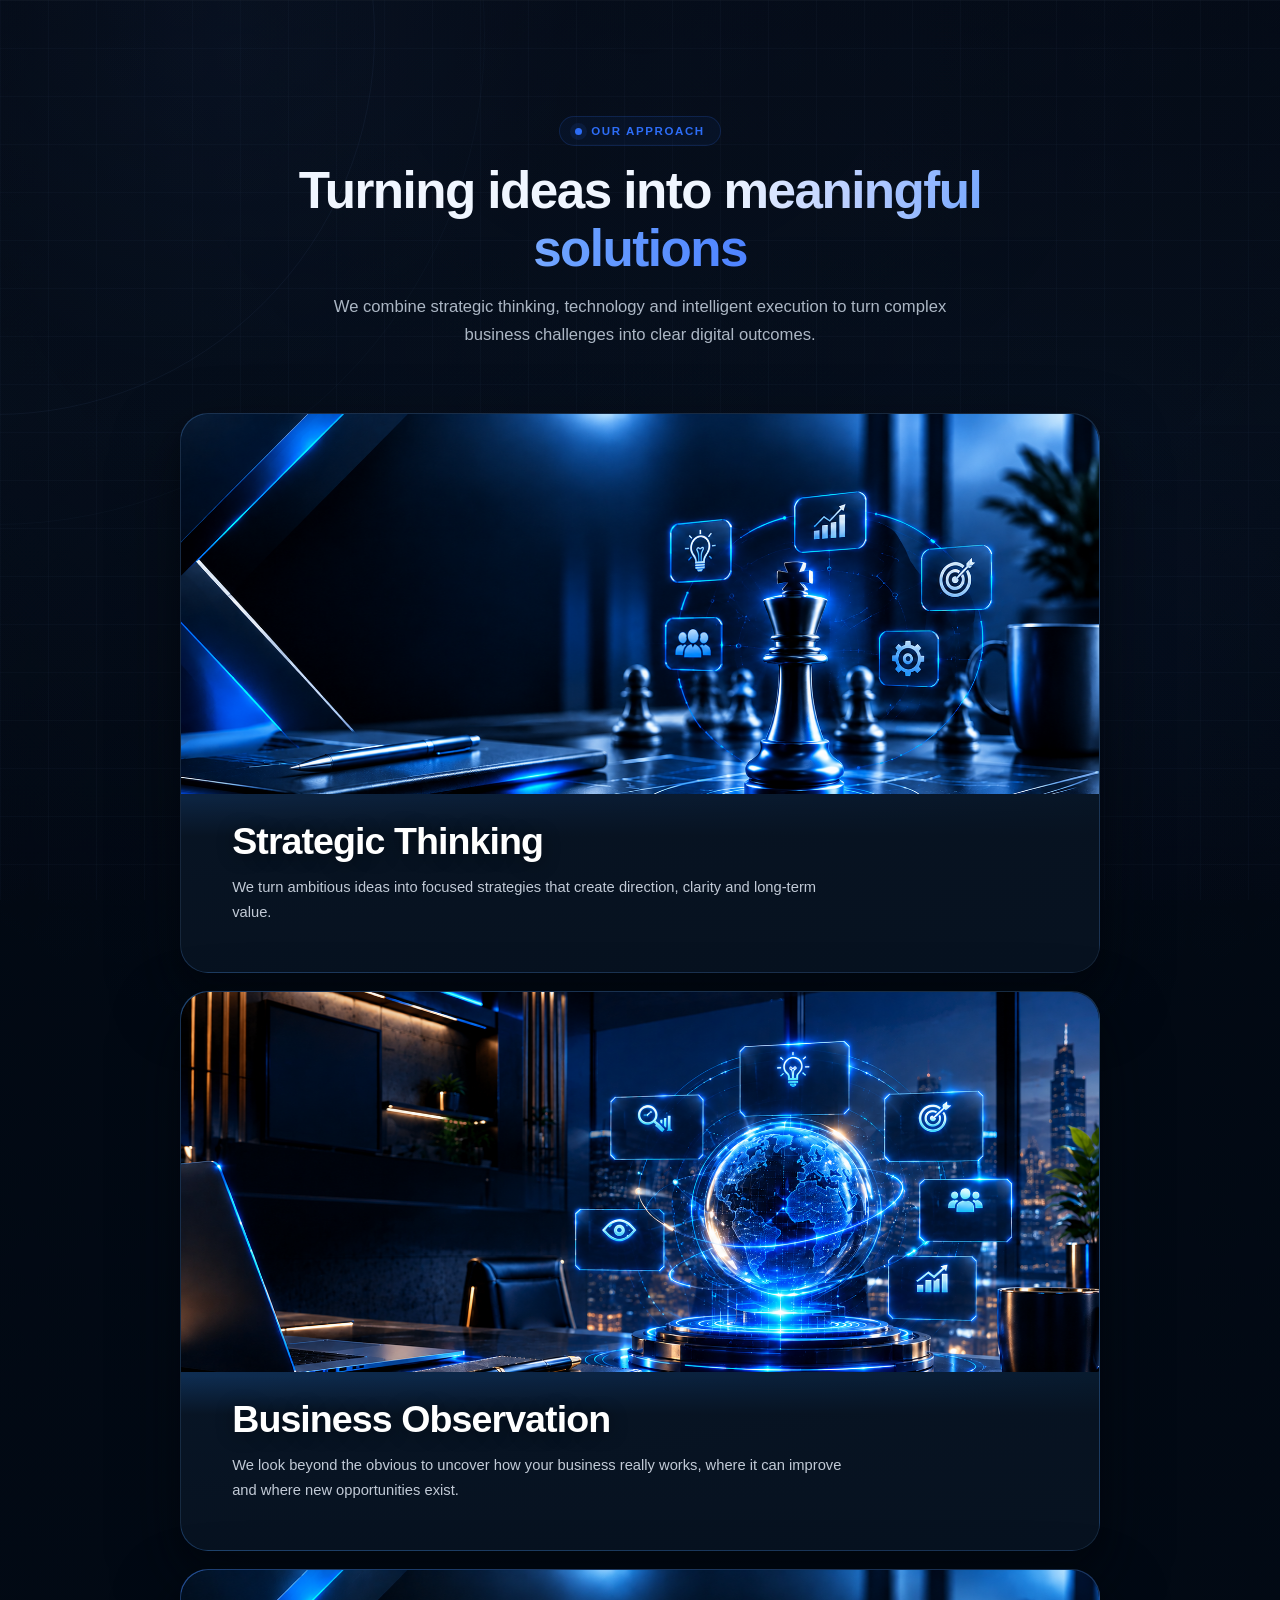
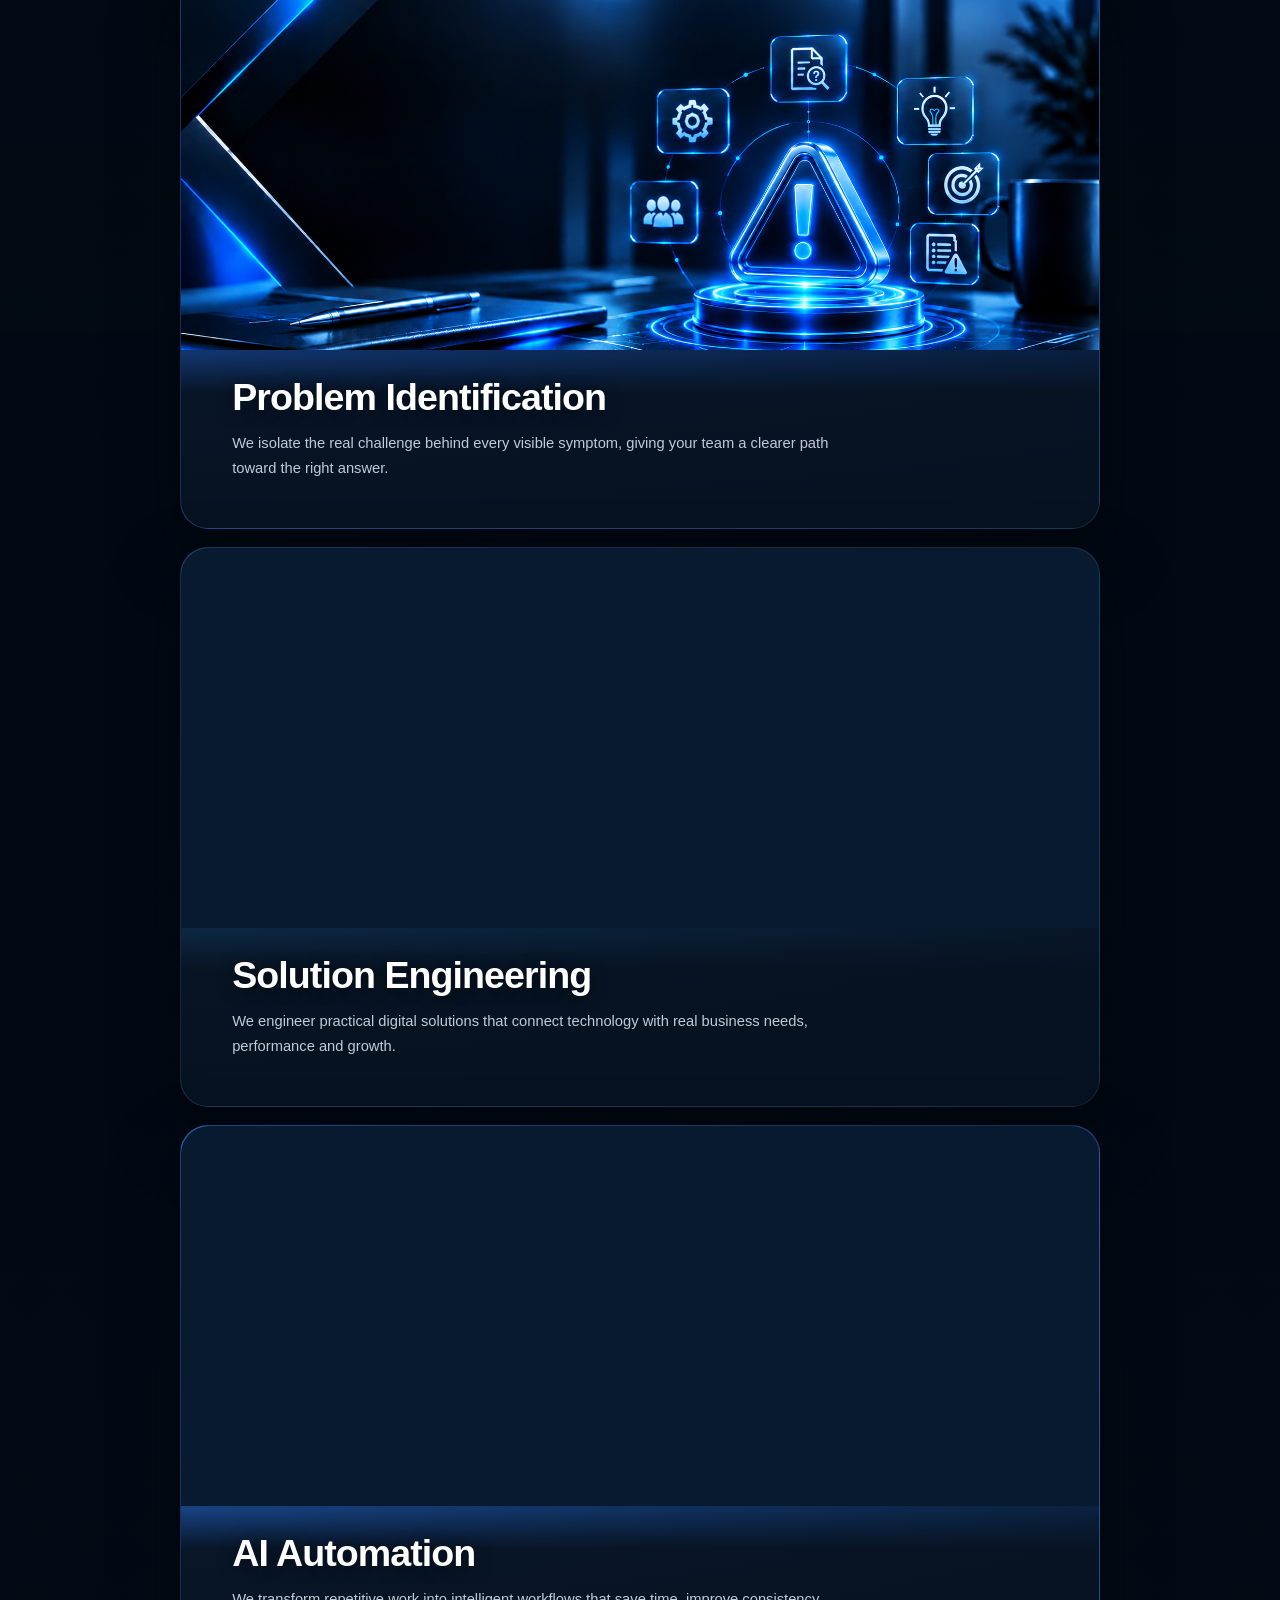
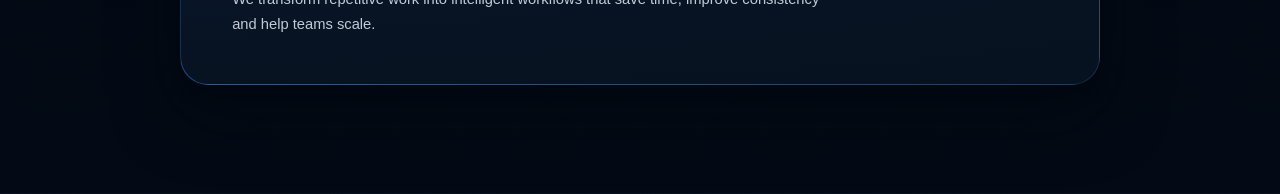
<file: home/stack.html>
<!DOCTYPE html>
<html lang="en">
<head>
    <meta charset="UTF-8">
    <meta name="viewport" content="width=device-width, initial-scale=1.0">
    <meta name="description" content="Innovexa Technologies — strategic digital solutions for modern businesses.">
    <title>Innovexa Technologies — Our Approach</title>

    <style>

        :root {
            --navy-950: #020914;
            --navy-900: #04101e;
            --navy-850: #061426;
            --navy-800: #081a30;
            --navy-750: #0a2038;
            --navy-700: #0d2947;

            --blue: #2d6df6;
            --blue-light: #79a8ff;

            --white: #ffffff;
            --text-main: #f3f7ff;
            --text-soft: rgba(220, 230, 244, 0.78);

            --grid-color: rgba(110, 151, 210, 0.065);

            --card-radius: 28px;
            --max-width: 1280px;
            --ease: cubic-bezier(.22, 1, .36, 1);

            --font: Inter, "Segoe UI", Roboto, Helvetica, Arial, sans-serif;
        }

        *, *::before, *::after { box-sizing: border-box; }

        html {
            margin: 0; padding: 0; width: 100%;
            scroll-behavior: smooth;
            background: var(--navy-950);
        }

        body {
            margin: 0; padding: 0;
            width: 100%; min-height: 100vh;
            overflow-x: hidden;
            color: var(--white);
            font-family: var(--font);
            -webkit-font-smoothing: antialiased;
            -moz-osx-font-smoothing: grayscale;

            background:
                radial-gradient(circle at 18% 4%, rgba(65, 111, 185, 0.10), transparent 25%),
                radial-gradient(circle at 84% 72%, rgba(37, 99, 235, 0.055), transparent 28%),
                linear-gradient(90deg, var(--grid-color) 1px, transparent 1px),
                linear-gradient(180deg, var(--grid-color) 1px, transparent 1px),
                linear-gradient(180deg, #050b17 0%, #07111f 48%, #030914 100%);

            background-size: auto, auto, 48px 48px, 48px 48px, auto;
            background-attachment: fixed, fixed, fixed, fixed, fixed;
        }

        body::before {
            content: "";
            position: fixed;
            width: 760px; height: 760px;
            left: -385px; top: -345px;
            border: 1px solid rgba(117, 157, 220, 0.13);
            border-radius: 50%;
            pointer-events: none;
            z-index: 0;
        }

        body::after {
            content: "";
            position: fixed;
            width: 980px; height: 980px;
            left: -495px; top: -455px;
            border: 1px solid rgba(117, 157, 220, 0.065);
            border-radius: 50%;
            pointer-events: none;
            z-index: 0;
        }

        .stack-section {
            position: relative;
            z-index: 1;
            width: 100%;
            min-height: 100vh;
            padding: clamp(70px, 9vw, 120px) 0 60px;

            background:
                radial-gradient(circle at 50% 0%, rgba(53, 91, 151, 0.045), transparent 34%),
                linear-gradient(180deg, rgba(3, 9, 19, 0.48) 0%, rgba(4, 11, 22, 0.62) 100%);

            border-top: 1px solid rgba(255, 255, 255, 0.025);
            border-bottom: 1px solid rgba(255, 255, 255, 0.025);
            isolation: isolate;
        }

        .stack-heading {
            width: min(var(--max-width), calc(100% - 48px));
            margin: 0 auto clamp(42px, 6vw, 64px);
            text-align: center;
        }

        .stack-eyebrow {
            display: inline-flex;
            align-items: center;
            justify-content: center;
            gap: 9px;
            margin-bottom: 16px;
            padding: 8px 15px;
            border: 1px solid rgba(45, 109, 246, 0.18);
            border-radius: 999px;
            background: rgba(45, 109, 246, 0.055);
            color: var(--blue);
            font-size: 0.72rem;
            font-weight: 750;
            letter-spacing: 0.14em;
            text-transform: uppercase;
        }

        .stack-eyebrow::before {
            content: "";
            width: 7px; height: 7px;
            flex: 0 0 7px;
            border-radius: 50%;
            background: var(--blue);
            box-shadow: 0 0 0 5px rgba(45, 109, 246, 0.10);
        }

        .stack-heading h2 {
            margin: 0 auto;
            max-width: 720px;
            color: #f0f6ff;
            font-size: clamp(2rem, 4.5vw, 3.2rem);
            line-height: 1.12;
            letter-spacing: -0.03em;
            font-weight: 750;
        }

        .stack-heading h2 span {
            background: linear-gradient(100deg, #f0f6ff 0%, #b5cbff 30%, #6ca2ff 60%, #4d82ff 100%);
            -webkit-background-clip: text;
            background-clip: text;
            -webkit-text-fill-color: transparent;
        }

        .stack-heading p {
            margin: 16px auto 0;
            max-width: 620px;
            color: rgba(214, 225, 239, 0.80);
            font-size: clamp(0.95rem, 1.3vw, 1.08rem);
            line-height: 1.7;
        }

        .stack-track {
            position: relative;
            width: min(1100px, calc(100% - 80px));
            margin: 0 auto;
            padding-bottom: 30px;
        }

        .stack-card {
            position: sticky;
            top: 94px;
            width: min(920px, 100%);
            height: min(560px, 74vh);
            min-height: 500px;
            margin: 0 auto 18px;
            padding: 0;
            overflow: hidden;
            display: block;
            border-radius: var(--card-radius);
            border: 1px solid rgba(129, 169, 230, 0.12);
            color: var(--white);

            box-shadow:
                0 28px 64px rgba(1, 7, 13, 0.52),
                0 12px 24px rgba(1, 7, 13, 0.30),
                inset 0 1px 0 rgba(173, 204, 255, 0.07);

            will-change: transform;
            transition: transform 0.12s linear;
            isolation: isolate;
        }

        .stack-card.is-stacked { transform: scale(0.97); }

        /* ===== IMAGE AREA — enlarged so it fills the card, no empty gap ===== */
        .stack-card-image {
            position: absolute;
            top: 0; left: 0; right: 0;
            width: 100%;
            height: 380px;
            overflow: hidden;
            z-index: 1;
            background: var(--navy-800);
            border-radius: var(--card-radius) var(--card-radius) 0 0;
        }

        .stack-card-image img {
            display: block;
            width: 100%;
            height: 100%;
            object-fit: cover;
            object-position: center top;
            border: 0;
            transform: translateZ(0);
            backface-visibility: hidden;
        }

        /* ===== TEXT BLOCK — pinned to bottom, overlays image gently ===== */
        .stack-card-inner {
            position: absolute;
            left: 0; right: 0; bottom: 0;
            z-index: 3;
            width: 100%;
            padding: 22px clamp(28px, 4vw, 52px) clamp(30px, 4vw, 48px);

            background: linear-gradient(
                180deg,
                rgba(7, 18, 32, 0) 0%,
                rgba(7, 18, 32, 0.9) 22%,
                rgba(7, 18, 32, 0.99) 100%
            );
        }

        .stack-card-text { width: 100%; max-width: 680px; }

        .stack-card-title {
            margin: 0;
            color: #ffffff;
            font-size: clamp(1.65rem, 3vw, 2.35rem);
            line-height: 1.12;
            letter-spacing: -0.025em;
            font-weight: 800;
            text-shadow: 0 2px 18px rgba(0, 0, 0, 0.45);
        }

        .stack-card-desc {
            margin: 13px 0 0;
            max-width: 610px;
            color: rgba(226, 234, 246, 0.85);
            font-size: clamp(0.90rem, 1.15vw, 1rem);
            line-height: 1.65;
            font-weight: 400;
        }

        .stack-card[data-card="1"] {
            background: linear-gradient(135deg, #102d50 0%, #0a1c33 52%, #071321 100%);
        }
        .stack-card[data-card="2"] {
            background: linear-gradient(135deg, #12365f 0%, #0b2443 52%, #071727 100%);
        }
        .stack-card[data-card="3"] {
            background: linear-gradient(135deg, #163f82 0%, #0d2b59 50%, #081a34 100%);
        }
        .stack-card[data-card="4"] {
            background: linear-gradient(135deg, #102d4b 0%, #0a2038 52%, #061321 100%);
        }
        .stack-card[data-card="5"] {
            background: linear-gradient(135deg, #1c4f9a 0%, #123568 48%, #081a31 100%);
        }

        @media (max-width: 900px) {
            .stack-section { padding: 70px 0 50px; }
            .stack-heading { width: calc(100% - 40px); }
            .stack-track { width: calc(100% - 48px); }
            .stack-card { top: 70px; width: 100%; height: min(540px, 72vh); min-height: 480px; border-radius: 26px; }
            .stack-card-image { height: 360px; border-radius: 26px 26px 0 0; }
            .stack-card-inner { padding: 20px 38px 36px; }
            .stack-card-title { font-size: clamp(1.55rem, 3.6vw, 2.1rem); }
            .stack-card-desc { max-width: 580px; font-size: 0.94rem; }
        }

        @media (max-width: 700px) {
            .stack-section { padding: 60px 0 40px; }
            .stack-heading { width: calc(100% - 32px); margin-bottom: 42px; }
            .stack-heading h2 { font-size: clamp(1.8rem, 7vw, 2.5rem); }
            .stack-heading p { font-size: 0.94rem; line-height: 1.6; }
            .stack-track { width: calc(100% - 28px); }
            .stack-card { top: 58px; height: 500px; min-height: 500px; margin-bottom: 16px; border-radius: 24px; }
            .stack-card-image { height: 330px; border-radius: 24px 24px 0 0; }
            .stack-card-inner { padding: 18px 30px 30px; }
            .stack-card-title { font-size: clamp(1.45rem, 6vw, 1.9rem); line-height: 1.16; }
            .stack-card-desc { margin-top: 11px; font-size: 0.89rem; line-height: 1.6; }
        }

        @media (max-width: 480px) {
            body { background-size: auto, auto, 38px 38px, 38px 38px, auto; }
            body::before { width: 560px; height: 560px; left: -300px; top: -270px; }
            body::after { width: 720px; height: 720px; left: -380px; top: -350px; }
            .stack-section { padding: 48px 0 28px; }
            .stack-heading { width: calc(100% - 28px); margin-bottom: 34px; }
            .stack-eyebrow { margin-bottom: 13px; padding: 7px 12px; font-size: 0.64rem; }
            .stack-heading h2 { font-size: clamp(1.65rem, 8vw, 2.1rem); }
            .stack-heading p { margin-top: 13px; font-size: 0.88rem; }
            .stack-track { width: calc(100% - 20px); }
            .stack-card { top: 48px; width: 100%; height: 470px; min-height: 470px; margin-bottom: 14px; border-radius: 21px; }
            .stack-card-image { height: 300px; border-radius: 21px 21px 0 0; }
            .stack-card-inner { padding: 16px 22px 24px; }
            .stack-card-text { max-width: 100%; }
            .stack-card-title { font-size: clamp(1.35rem, 7vw, 1.7rem); }
            .stack-card-desc { margin-top: 10px; font-size: 0.84rem; line-height: 1.55; }
        }

        @media (max-width: 360px) {
            .stack-card { height: 450px; min-height: 450px; }
            .stack-card-image { height: 280px; }
            .stack-card-inner { padding: 14px 19px 21px; }
            .stack-card-title { font-size: 1.28rem; }
            .stack-card-desc { font-size: 0.80rem; }
        }

        @media (prefers-reduced-motion: reduce) {
            html { scroll-behavior: auto; }
            .stack-card { transition: none; }
        }

    </style>
</head>

<body>

    <section class="stack-section" id="services">

        <div class="stack-heading">
            <div class="stack-eyebrow">Our Approach</div>
            <h2>
                Turning ideas into
                <span>meaningful solutions</span>
            </h2>
            <p>
                We combine strategic thinking, technology and
                intelligent execution to turn complex business
                challenges into clear digital outcomes.
            </p>
        </div>

        <div class="stack-track" id="stackTrack">

            <!-- CARD 1 — STRATEGIC THINKING -->
            <article class="stack-card" data-card="1">
                <div class="stack-card-image">
                    <img
                        src="../assets/banners/thinking.png"
                        alt="Strategic Thinking"
                        loading="lazy"
                        decoding="async"
                        onerror="this.parentElement.style.background='var(--navy-800)'; this.style.display='none';"
                    >
                </div>
                <div class="stack-card-inner">
                    <div class="stack-card-text">
                        <h3 class="stack-card-title">Strategic Thinking</h3>
                        <p class="stack-card-desc">
                            We turn ambitious ideas into focused strategies
                            that create direction, clarity and long-term value.
                        </p>
                    </div>
                </div>
            </article>

            <!-- CARD 2 — BUSINESS OBSERVATION -->
            <article class="stack-card" data-card="2">
                <div class="stack-card-image">
                    <img
                        src="../assets/banners/observtion.png"
                        alt="Business Observation"
                        loading="lazy"
                        decoding="async"
                        onerror="this.parentElement.style.background='var(--navy-800)'; this.style.display='none';"
                    >
                </div>
                <div class="stack-card-inner">
                    <div class="stack-card-text">
                        <h3 class="stack-card-title">Business Observation</h3>
                        <p class="stack-card-desc">
                            We look beyond the obvious to uncover how your
                            business really works, where it can improve and
                            where new opportunities exist.
                        </p>
                    </div>
                </div>
            </article>

            <!-- CARD 3 — PROBLEM IDENTIFICATION -->
            <article class="stack-card" data-card="3">
                <div class="stack-card-image">
                    <img
                        src="../assets/banners/problems.png"
                        alt="Problem Identification"
                        loading="lazy"
                        decoding="async"
                        onerror="this.parentElement.style.background='var(--navy-800)'; this.style.display='none';"
                    >
                </div>
                <div class="stack-card-inner">
                    <div class="stack-card-text">
                        <h3 class="stack-card-title">Problem Identification</h3>
                        <p class="stack-card-desc">
                            We isolate the real challenge behind every
                            visible symptom, giving your team a clearer
                            path toward the right answer.
                        </p>
                    </div>
                </div>
            </article>

            <!-- CARD 4 — SOLUTION ENGINEERING -->
            <article class="stack-card" data-card="4">
                <div class="stack-card-image">
                    <img
                        src="../assets/banners/Solution Engineer.png"
                        alt="Solution Engineering"
                        loading="lazy"
                        decoding="async"
                        onerror="this.parentElement.style.background='var(--navy-800)'; this.style.display='none';"
                    >
                </div>
                <div class="stack-card-inner">
                    <div class="stack-card-text">
                        <h3 class="stack-card-title">Solution Engineering</h3>
                        <p class="stack-card-desc">
                            We engineer practical digital solutions that
                            connect technology with real business needs,
                            performance and growth.
                        </p>
                    </div>
                </div>
            </article>

            <!-- CARD 5 — AI AUTOMATION -->
            <article class="stack-card" data-card="5">
                <div class="stack-card-image">
                    <img
                        src="../assets/banners/AI Auto.png"
                        alt="AI Automation"
                        loading="lazy"
                        decoding="async"
                        onerror="this.parentElement.style.background='var(--navy-800)'; this.style.display='none';"
                    >
                </div>
                <div class="stack-card-inner">
                    <div class="stack-card-text">
                        <h3 class="stack-card-title">AI Automation</h3>
                        <p class="stack-card-desc">
                            We transform repetitive work into intelligent
                            workflows that save time, improve consistency
                            and help teams scale.
                        </p>
                    </div>
                </div>
            </article>

        </div>

    </section>

    <script>
        (function () {
            "use strict";

            const cards = Array.from(document.querySelectorAll(".stack-card"));
            if (!cards.length) return;

            function updateStack() {
                const viewportHeight = window.innerHeight;

                cards.forEach(function (card, index) {
                    const rect = card.getBoundingClientRect();
                    const nextCard = cards[index + 1];

                    if (!nextCard) {
                        card.classList.remove("is-stacked");
                        return;
                    }

                    const nextRect = nextCard.getBoundingClientRect();

                    const isBeingCovered =
                        nextRect.top <= rect.top + 210 &&
                        rect.top <= viewportHeight;

                    card.classList.toggle("is-stacked", isBeingCovered);
                });
            }

            let ticking = false;
            function requestUpdate() {
                if (ticking) return;
                ticking = true;
                window.requestAnimationFrame(function () {
                    updateStack();
                    ticking = false;
                });
            }

            window.addEventListener("scroll", requestUpdate, { passive: true });
            window.addEventListener("resize", requestUpdate);
            updateStack();

            const stackSection = document.querySelector(".stack-section");
            let currentCard = 1;
            let timer = null;
            let frame = null;
            let active = false;
            let hovered = false;
            let startTime = 0;
            let startPosition = 0;
            let targetPosition = 0;
            const scrollDuration = 1100;

            function stopAutoScroll() {
                if (timer !== null) window.clearTimeout(timer);
                if (frame !== null) window.cancelAnimationFrame(frame);
                timer = null;
                frame = null;
                document.documentElement.style.scrollBehavior = "";
            }

            function moveToNextCard() {
                if (!active || hovered || currentCard >= cards.length) return;

                const topOffset = window.innerWidth <= 700 ? 58 : 94;
                startPosition = window.scrollY;
                targetPosition = window.scrollY + cards[currentCard].getBoundingClientRect().top - topOffset;
                startTime = performance.now();
                document.documentElement.style.scrollBehavior = "auto";

                function animate(currentTime) {
                    const progress = Math.min((currentTime - startTime) / scrollDuration, 1);
                    const eased = 1 - Math.pow(1 - progress, 3);
                    window.scrollTo(0, startPosition + (targetPosition - startPosition) * eased);

                    if (progress < 1 && active && !hovered) {
                        frame = window.requestAnimationFrame(animate);
                        return;
                    }

                    frame = null;
                    document.documentElement.style.scrollBehavior = "";
                    if (!active) return;

                    currentCard += 1;
                    if (currentCard < cards.length) {
                        timer = window.setTimeout(function () {
                            timer = null;
                            moveToNextCard();
                        }, 1600);
                    }
                }

                frame = window.requestAnimationFrame(animate);
            }

            function scheduleNextMove() {
                if (!active || hovered || timer !== null || frame !== null || currentCard >= cards.length) return;

                timer = window.setTimeout(function () {
                    timer = null;
                    moveToNextCard();
                }, 1600);
            }

            cards.forEach(function (card) {
                card.addEventListener("mouseenter", function () {
                    hovered = true;
                    if (timer !== null) window.clearTimeout(timer);
                    if (frame !== null) window.cancelAnimationFrame(frame);
                    timer = null;
                    frame = null;
                    document.documentElement.style.scrollBehavior = "";
                });

                card.addEventListener("mouseleave", function () {
                    hovered = false;
                    scheduleNextMove();
                });
            });

            const stackObserver = new IntersectionObserver(function (entries) {
                active = entries[0].isIntersecting;

                if (!active) {
                    stopAutoScroll();
                    return;
                }

                scheduleNextMove();
            }, { threshold: 0.01 });

            stackObserver.observe(stackSection);
        })();
    </script>

</body>
</html>
</file>
